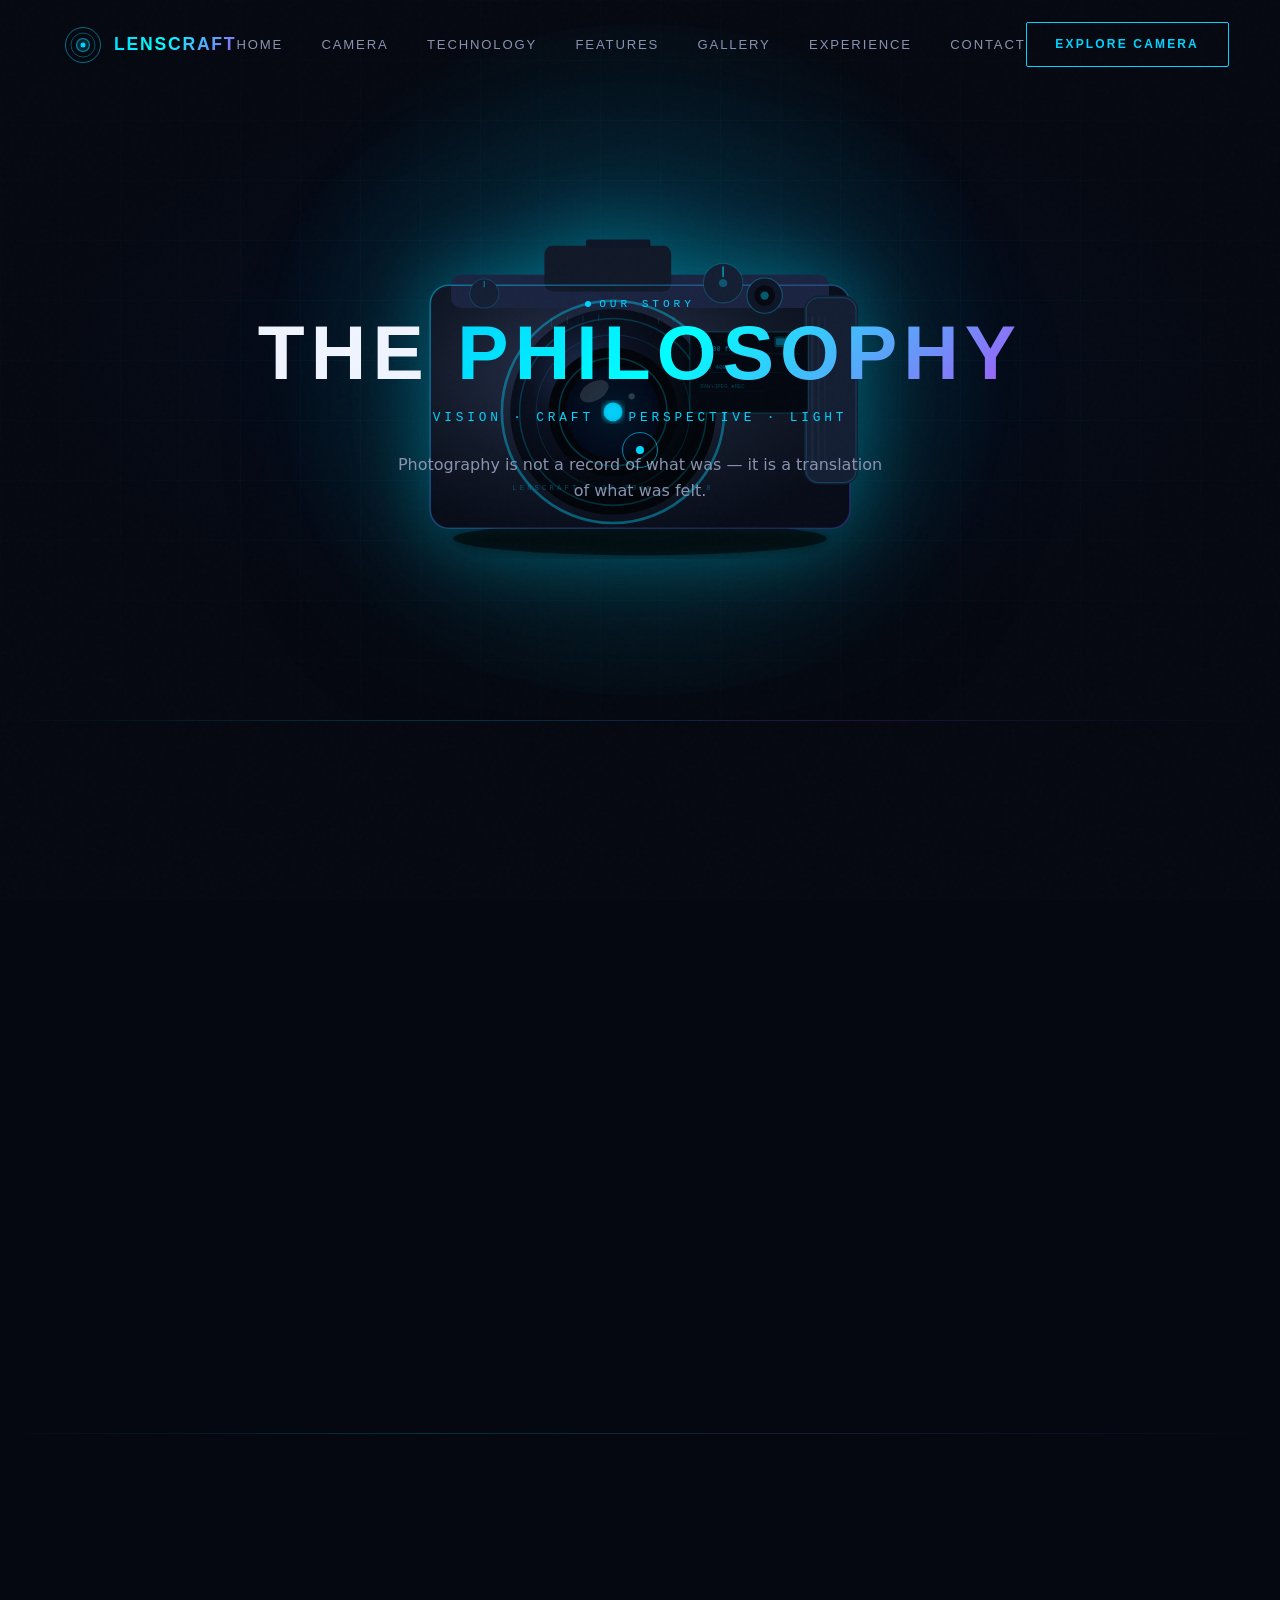
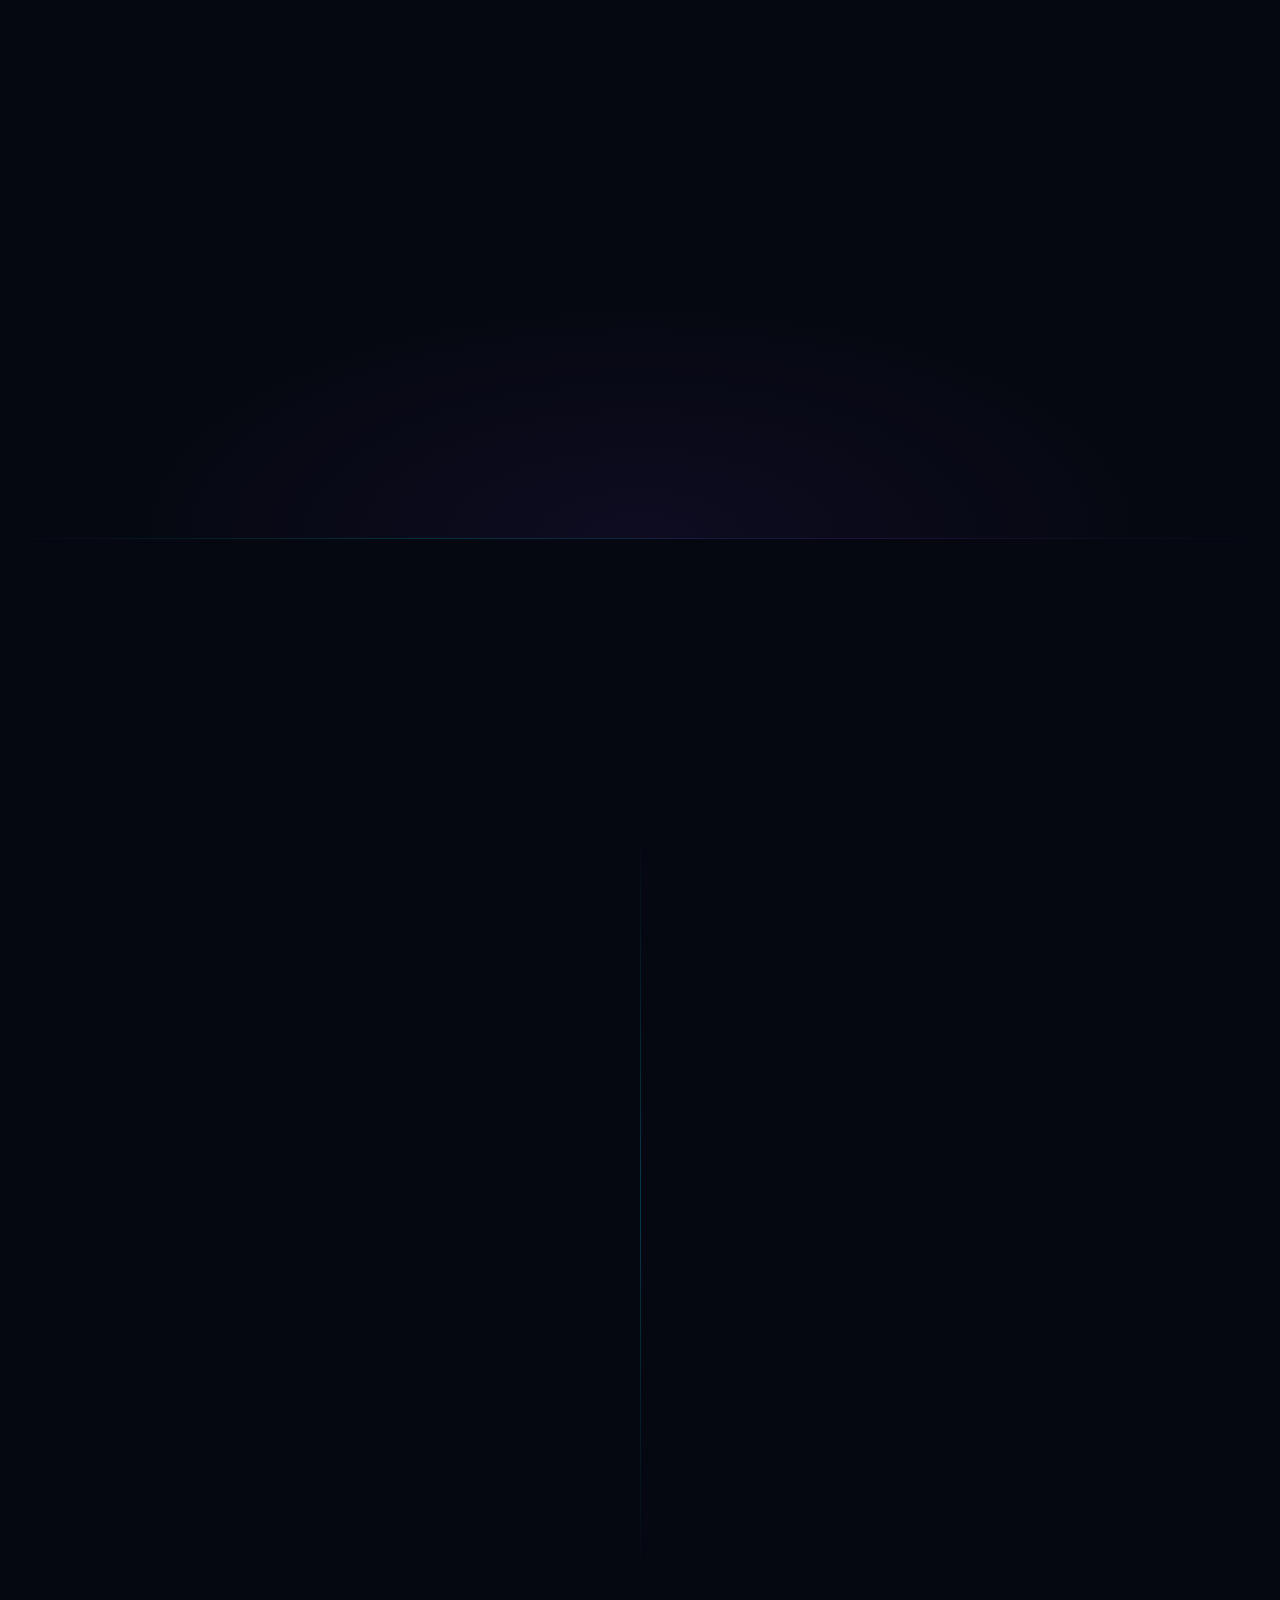
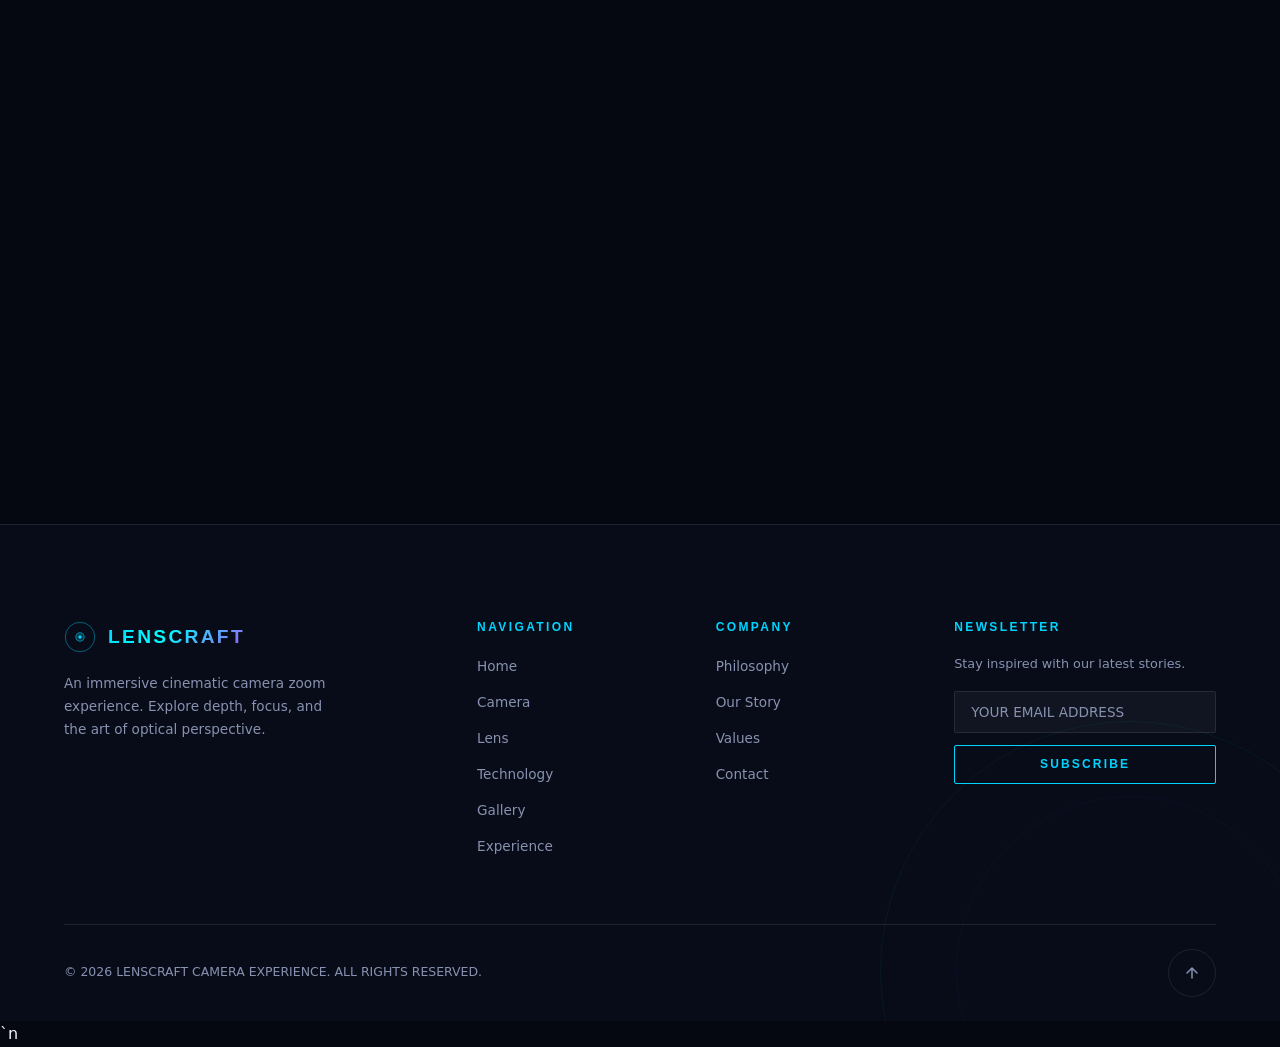
<file: about.html>
<!DOCTYPE html>
<html lang="en">
<head>
  <meta charset="UTF-8"/>
  <meta name="viewport" content="width=device-width, initial-scale=1.0"/>
  <meta name="description" content="About Lenscraft — Photography philosophy and creative story"/>
  <title>ABOUT — LENSCRAFT</title>
  <link rel="stylesheet" href="css/style.css"/>
  <link rel="stylesheet" href="css/animations.css"/>
  <link rel="stylesheet" href="css/responsive.css"/>
</head>
<body>

<div id="loading-screen" aria-hidden="true">
  <div class="loading-lens"><div class="loading-ring loading-ring--1"></div><div class="loading-ring loading-ring--2"></div><div class="loading-ring loading-ring--3"></div><div class="loading-dot"></div></div>
  <div class="loading-bar-wrap"><div class="loading-bar"></div></div>
  <p class="loading-text">FOCUSING</p>
</div>

<div id="cursor-dot" aria-hidden="true"></div>
<div id="cursor-ring" aria-hidden="true"></div>
<div id="cursor-label" aria-hidden="true"></div>
<canvas id="particle-canvas" aria-hidden="true"></canvas>

<header id="site-header" role="banner">
  <a href="index.html" class="header-logo" aria-label="Lenscraft Home">
    <div class="logo-icon" aria-hidden="true"><svg viewBox="0 0 38 38" fill="none"><circle cx="19" cy="19" r="17.5" stroke="rgba(0,212,255,0.5)" stroke-width="1"/><circle cx="19" cy="19" r="12" stroke="rgba(0,212,255,0.35)" stroke-width="1"/><circle cx="19" cy="19" r="6.5" fill="rgba(0,212,255,0.15)" stroke="rgba(0,212,255,0.6)" stroke-width="1.2"/><circle cx="19" cy="19" r="2.5" fill="#00d4ff"/></svg></div>
    <span class="text-gradient">LENSCRAFT</span>
  </a>
  <nav class="header-nav" aria-label="Primary navigation">
    <a href="index.html">Home</a><a href="camera.html">Camera</a><a href="technology.html">Technology</a>
    <a href="lens.html">Features</a><a href="gallery.html">Gallery</a>
    <a href="experience.html">Experience</a><a href="contact.html">Contact</a>
  </nav>
  <a href="experience.html" class="btn-cta magnetic"><span class="magnetic-inner">EXPLORE CAMERA</span></a>
  <button class="hamburger" aria-label="Open navigation menu" aria-expanded="false" aria-controls="mobile-nav"><span></span><span></span><span></span></button>
</header>
<nav id="mobile-nav" aria-label="Mobile navigation" aria-hidden="true">
  <button class="mobile-close" aria-label="Close navigation">✕</button>
  <a href="index.html">Home</a><a href="camera.html">Camera</a><a href="technology.html">Technology</a>
  <a href="lens.html">Features</a><a href="gallery.html">Gallery</a><a href="experience.html">Experience</a>
  <a href="about.html">About</a><a href="contact.html">Contact</a>
</nav>

<!-- PAGE HERO — cinematic camera silhouette -->
<section class="page-hero" aria-labelledby="about-hero-title">
  <div class="page-hero-bg" style="background:radial-gradient(ellipse 70% 60% at 50% 50%,rgba(0,30,80,.3) 0%,transparent 70%),var(--clr-bg);"></div>
  <div class="page-hero-grid" aria-hidden="true"></div>

  <!-- Silhouette visual -->
  <div class="page-hero-visual anim-hero-cam" style="position:absolute;inset:0;display:flex;align-items:center;justify-content:center;pointer-events:none;opacity:.35;" aria-hidden="true">
    <div style="position:relative;width:min(600px,80vw);">
      <div id="camera-3d" style="width:100%;aspect-ratio:1;">
        <div class="camera-body-wrap">
          <div class="camera-glow" style="opacity:1.5;"></div>
          <div class="camera-svg-wrap"></div>
        </div>
      </div>
    </div>
  </div>

  <div class="page-hero-content">
    <div class="section-label anim-hero-1" style="justify-content:center;"><span class="neon-dot"></span>OUR STORY</div>
    <h1 id="about-hero-title" class="page-hero-title anim-hero-2">
      THE <span class="text-gradient">PHILOSOPHY</span>
    </h1>
    <p class="page-hero-sub anim-hero-3">VISION · CRAFT · PERSPECTIVE · LIGHT</p>
    <p class="page-hero-desc anim-hero-4">Photography is not a record of what was — it is a translation of what was felt.</p>
  </div>
</section>

<div class="section-divider"></div>

<!-- PHILOSOPHY SECTION -->
<section style="padding:8rem 0;" aria-labelledby="phil-heading">
  <div class="container">
    <div style="display:grid;grid-template-columns:1fr 1fr;gap:6rem;align-items:center;">
      <div class="reveal-left">
        <div class="section-label"><span class="neon-dot"></span>PHILOSOPHY</div>
        <h2 id="phil-heading" class="intro-heading mt-sm">THE <span class="text-gradient">ART</span><br/>OF SEEING</h2>
        <p class="intro-body mt-md">
          Before the camera. Before the lens. Before the light — there is intention.
          The photographer's eye selects from infinite possibility the one frame that
          contains the truth of a moment.
        </p>
        <p class="intro-body mt-sm">
          We built Lenscraft around a single belief: that the best camera is the one that
          disappears. The one whose operation becomes so intuitive, so transparent,
          that all that remains is the act of seeing.
        </p>
        <p class="intro-body mt-sm">
          Technology serves vision. Never the reverse.
        </p>
      </div>
      <div class="reveal-right" style="position:relative;">
        <!-- Large quote display -->
        <div class="glass-panel" style="padding:3rem;position:relative;overflow:hidden;">
          <div aria-hidden="true" style="font-family:var(--font-head);font-size:8rem;font-weight:900;color:rgba(0,212,255,.04);position:absolute;top:-1rem;left:1rem;line-height:1;">"</div>
          <blockquote style="font-family:var(--font-head);font-size:1.5rem;font-weight:600;line-height:1.4;color:var(--clr-white);font-style:italic;position:relative;z-index:1;">
            The camera is an instrument that teaches people how to see without a camera.
          </blockquote>
          <cite style="display:block;margin-top:1rem;font-family:var(--font-mono);font-size:.65rem;letter-spacing:.2em;color:var(--clr-blue);text-transform:uppercase;">— Dorothea Lange</cite>
        </div>
      </div>
    </div>
  </div>
</section>

<div class="section-divider"></div>

<!-- VALUES -->
<section style="padding:8rem 0;position:relative;overflow:hidden;" aria-labelledby="values-heading">
  <div aria-hidden="true" style="position:absolute;inset:0;background:radial-gradient(ellipse 60% 50% at 50% 100%,rgba(124,58,237,.08) 0%,transparent 70%);pointer-events:none;"></div>
  <div class="container">
    <div class="section-header reveal">
      <div class="section-label"><span class="neon-dot" style="background:var(--clr-violet-light);box-shadow:var(--glow-violet);"></span>CORE VALUES</div>
      <h2 id="values-heading" class="section-title mt-sm">WHAT <span class="text-gradient">DRIVES US</span></h2>
    </div>
    <div style="display:grid;grid-template-columns:repeat(3,1fr);gap:1.5rem;margin-top:4rem;">
      <article class="tech-card reveal reveal-delay-1" data-tilt="10">
        <div class="tech-card-glow"></div>
        <div class="tech-card-icon" aria-hidden="true"><svg viewBox="0 0 52 52" fill="none"><circle cx="26" cy="26" r="22" stroke="rgba(0,212,255,0.3)" stroke-width="1.5"/><path d="M16 26 L22 32 L36 18" stroke="#00d4ff" stroke-width="2.5" stroke-linecap="round" stroke-linejoin="round"/></svg></div>
        <h3 class="tech-card-title">Precision</h3>
        <p class="tech-card-body">Every optical element ground to within nanometres. Every autofocus algorithm refined over millions of real-world frames. Precision is not a feature — it is the foundation.</p>
        <span class="tech-card-number" aria-hidden="true">01</span>
      </article>
      <article class="tech-card reveal reveal-delay-2" data-tilt="10">
        <div class="tech-card-glow"></div>
        <div class="tech-card-icon" aria-hidden="true"><svg viewBox="0 0 52 52" fill="none"><path d="M26 8 L32 20 L46 22 L36 32 L38 46 L26 40 L14 46 L16 32 L6 22 L20 20 Z" stroke="rgba(0,212,255,0.5)" stroke-width="1.5" fill="rgba(0,212,255,0.06)" stroke-linejoin="round"/></svg></div>
        <h3 class="tech-card-title">Clarity</h3>
        <p class="tech-card-body">Not just optical clarity — the clarity of purpose. A camera that shows you exactly what you need to see, when you need to see it, without distraction or ambiguity.</p>
        <span class="tech-card-number" aria-hidden="true">02</span>
      </article>
      <article class="tech-card reveal reveal-delay-3" data-tilt="10">
        <div class="tech-card-glow"></div>
        <div class="tech-card-icon" aria-hidden="true"><svg viewBox="0 0 52 52" fill="none"><path d="M26 8 C36 8 44 16 44 26 C44 38 34 46 26 46 C18 46 8 38 8 26 C8 16 16 8 26 8 Z" stroke="rgba(0,212,255,0.4)" stroke-width="1.5" fill="rgba(0,212,255,0.06)"/><path d="M20 26 Q26 16 32 26" stroke="#00d4ff" stroke-width="2" fill="none" stroke-linecap="round"/></svg></div>
        <h3 class="tech-card-title">Creativity</h3>
        <p class="tech-card-body">Technology that expands creative possibility, not constrains it. Every specification exists to remove a barrier between your vision and its expression.</p>
        <span class="tech-card-number" aria-hidden="true">03</span>
      </article>
    </div>
  </div>
</section>

<div class="section-divider"></div>

<!-- TEAM / STORY TIMELINE -->
<section style="padding:8rem 0;" aria-labelledby="story-timeline-heading">
  <div class="container">
    <div class="section-header reveal">
      <div class="section-label"><span class="neon-dot"></span>THE JOURNEY</div>
      <h2 id="story-timeline-heading" class="section-title mt-sm">OUR <span class="text-gradient">STORY</span></h2>
    </div>

    <div style="display:flex;flex-direction:column;gap:0;margin-top:4rem;position:relative;">
      <!-- spine line -->
      <div aria-hidden="true" style="position:absolute;left:calc(50% - .5px);top:0;bottom:0;width:1px;background:linear-gradient(to bottom,transparent,rgba(0,212,255,.25),transparent);"></div>

      <!-- Timeline items -->
      <div style="display:grid;grid-template-columns:1fr 60px 1fr;gap:1rem;align-items:center;margin-bottom:3rem;" class="reveal">
        <div class="glass-panel" style="padding:1.8rem;text-align:right;">
          <div style="font-family:var(--font-mono);font-size:.6rem;letter-spacing:.2em;color:var(--clr-blue);margin-bottom:.5rem;">2018</div>
          <h3 style="font-family:var(--font-head);font-size:1rem;font-weight:700;margin-bottom:.5rem;">THE CONCEPT</h3>
          <p style="font-size:.82rem;color:var(--clr-grey);">The idea of a camera experience that could communicate the feeling of a zoom, not just demonstrate it technically.</p>
        </div>
        <div style="display:flex;align-items:center;justify-content:center;" aria-hidden="true">
          <div style="width:14px;height:14px;border-radius:50%;background:var(--clr-blue);box-shadow:var(--glow-blue);"></div>
        </div>
        <div></div>
      </div>

      <div style="display:grid;grid-template-columns:1fr 60px 1fr;gap:1rem;align-items:center;margin-bottom:3rem;" class="reveal">
        <div></div>
        <div style="display:flex;align-items:center;justify-content:center;" aria-hidden="true">
          <div style="width:14px;height:14px;border-radius:50%;background:var(--clr-violet-light);box-shadow:var(--glow-violet);"></div>
        </div>
        <div class="glass-panel" style="padding:1.8rem;">
          <div style="font-family:var(--font-mono);font-size:.6rem;letter-spacing:.2em;color:var(--clr-violet-light);margin-bottom:.5rem;">2020</div>
          <h3 style="font-family:var(--font-head);font-size:1rem;font-weight:700;margin-bottom:.5rem;">FIRST PROTOTYPE</h3>
          <p style="font-size:.82rem;color:var(--clr-grey);">The first interactive 3D camera experience demonstrated at a photography summit. Response was overwhelming.</p>
        </div>
      </div>

      <div style="display:grid;grid-template-columns:1fr 60px 1fr;gap:1rem;align-items:center;margin-bottom:3rem;" class="reveal">
        <div class="glass-panel" style="padding:1.8rem;text-align:right;">
          <div style="font-family:var(--font-mono);font-size:.6rem;letter-spacing:.2em;color:var(--clr-blue);margin-bottom:.5rem;">2022</div>
          <h3 style="font-family:var(--font-head);font-size:1rem;font-weight:700;margin-bottom:.5rem;">THE SYSTEM</h3>
          <p style="font-size:.82rem;color:var(--clr-grey);">Full lens ecosystem developed. Six prime lenses and three zoom lenses designed and manufactured from the ground up.</p>
        </div>
        <div style="display:flex;align-items:center;justify-content:center;" aria-hidden="true">
          <div style="width:14px;height:14px;border-radius:50%;background:var(--clr-blue);box-shadow:var(--glow-blue);"></div>
        </div>
        <div></div>
      </div>

      <div style="display:grid;grid-template-columns:1fr 60px 1fr;gap:1rem;align-items:center;" class="reveal">
        <div></div>
        <div style="display:flex;align-items:center;justify-content:center;" aria-hidden="true">
          <div style="width:18px;height:18px;border-radius:50%;background:linear-gradient(135deg,var(--clr-blue),var(--clr-violet-light));box-shadow:var(--glow-blue);animation:glow-pulse 2s ease-in-out infinite alternate;"></div>
        </div>
        <div class="glass-panel" style="padding:1.8rem;border-color:rgba(0,212,255,.3);">
          <div style="font-family:var(--font-mono);font-size:.6rem;letter-spacing:.2em;color:var(--clr-blue);margin-bottom:.5rem;">2026 — NOW</div>
          <h3 style="font-family:var(--font-head);font-size:1rem;font-weight:700;margin-bottom:.5rem;" class="text-gradient">LENSCRAFT LAUNCH</h3>
          <p style="font-size:.82rem;color:var(--clr-grey);">The complete cinematic camera zoom experience — available to every photographer and filmmaker who sees beyond the frame.</p>
        </div>
      </div>

    </div>
  </div>
</section>

<!-- CTA -->
<section style="padding:6rem 0;text-align:center;" aria-labelledby="about-cta-heading">
  <div class="container reveal">
    <div class="section-label" style="justify-content:center;margin-bottom:1rem;"><span class="neon-dot"></span>START YOUR JOURNEY</div>
    <h2 id="about-cta-heading" class="section-title">SEE BEYOND <span class="text-gradient">THE FRAME</span></h2>
    <p style="color:var(--clr-grey);max-width:460px;margin:1rem auto 2rem;font-size:.9rem;">Enter the full cinematic camera zoom experience and discover what it means to see with a camera.</p>
    <div style="display:flex;gap:1rem;justify-content:center;flex-wrap:wrap;">
      <a href="experience.html" class="btn-hero magnetic" style="display:inline-flex;"><span class="magnetic-inner">BEGIN EXPERIENCE <svg class="arrow" viewBox="0 0 18 18" fill="none"><path d="M3 9h12M10 4l5 5-5 5" stroke="currentColor" stroke-width="1.5" stroke-linecap="round" stroke-linejoin="round"/></svg></span></a>
      <a href="contact.html" class="btn-cta magnetic" style="display:inline-block;"><span class="magnetic-inner">CONTACT US</span></a>
    </div>
  </div>
</section>

<footer id="site-footer" role="contentinfo">
  <div class="footer-lens" aria-hidden="true"></div>
  <div class="footer-inner">
    <div class="footer-grid">
      <div class="footer-brand">
        <div class="footer-logo"><svg width="32" height="32" viewBox="0 0 38 38" fill="none" aria-hidden="true"><circle cx="19" cy="19" r="17.5" stroke="rgba(0,212,255,0.5)" stroke-width="1"/><circle cx="19" cy="19" r="5" fill="rgba(0,212,255,0.2)" stroke="rgba(0,212,255,0.6)" stroke-width="1.2"/><circle cx="19" cy="19" r="2" fill="#00d4ff"/></svg><span class="text-gradient">LENSCRAFT</span></div>
        <p class="footer-tagline">An immersive cinematic camera zoom experience. Explore depth, focus, and the art of optical perspective.</p>
      </div>
      <div class="footer-col"><h4>Navigation</h4><ul><li><a href="index.html">Home</a></li><li><a href="camera.html">Camera</a></li><li><a href="lens.html">Lens</a></li><li><a href="technology.html">Technology</a></li><li><a href="gallery.html">Gallery</a></li><li><a href="experience.html">Experience</a></li></ul></div>
      <div class="footer-col"><h4>Company</h4><ul><li><a href="about.html">Philosophy</a></li><li><a href="about.html">Our Story</a></li><li><a href="about.html">Values</a></li><li><a href="contact.html">Contact</a></li></ul></div>
      <div class="footer-newsletter footer-col"><h4>Newsletter</h4><p style="font-size:.8rem;color:var(--clr-grey);margin-bottom:1rem;">Stay inspired with our latest stories.</p><div class="footer-newsletter"><input type="email" placeholder="YOUR EMAIL ADDRESS" aria-label="Email"/><button class="btn-cta"><span>SUBSCRIBE</span></button></div></div>
    </div>
    <div class="footer-bottom">
      <p class="footer-copy">© 2026 LENSCRAFT CAMERA EXPERIENCE. ALL RIGHTS RESERVED.</p>
      <button class="btn-top" aria-label="Back to top"><svg width="18" height="18" viewBox="0 0 18 18" fill="none"><path d="M9 14V4M4 9l5-5 5 5" stroke="currentColor" stroke-width="1.5" stroke-linecap="round" stroke-linejoin="round"/></svg></button>
    </div>
  </div>
</footer>

<script src="js/particles.js"></script>
<script src="js/cursor.js"></script>
<script src="js/camera-3d.js"></script>
<script src="js/scroll.js"></script>
<script src="js/gallery.js"></script>
<script src="js/gallery-images.js"></script>`n<script src="js/main.js"></script>
</body>
</html>
</file>
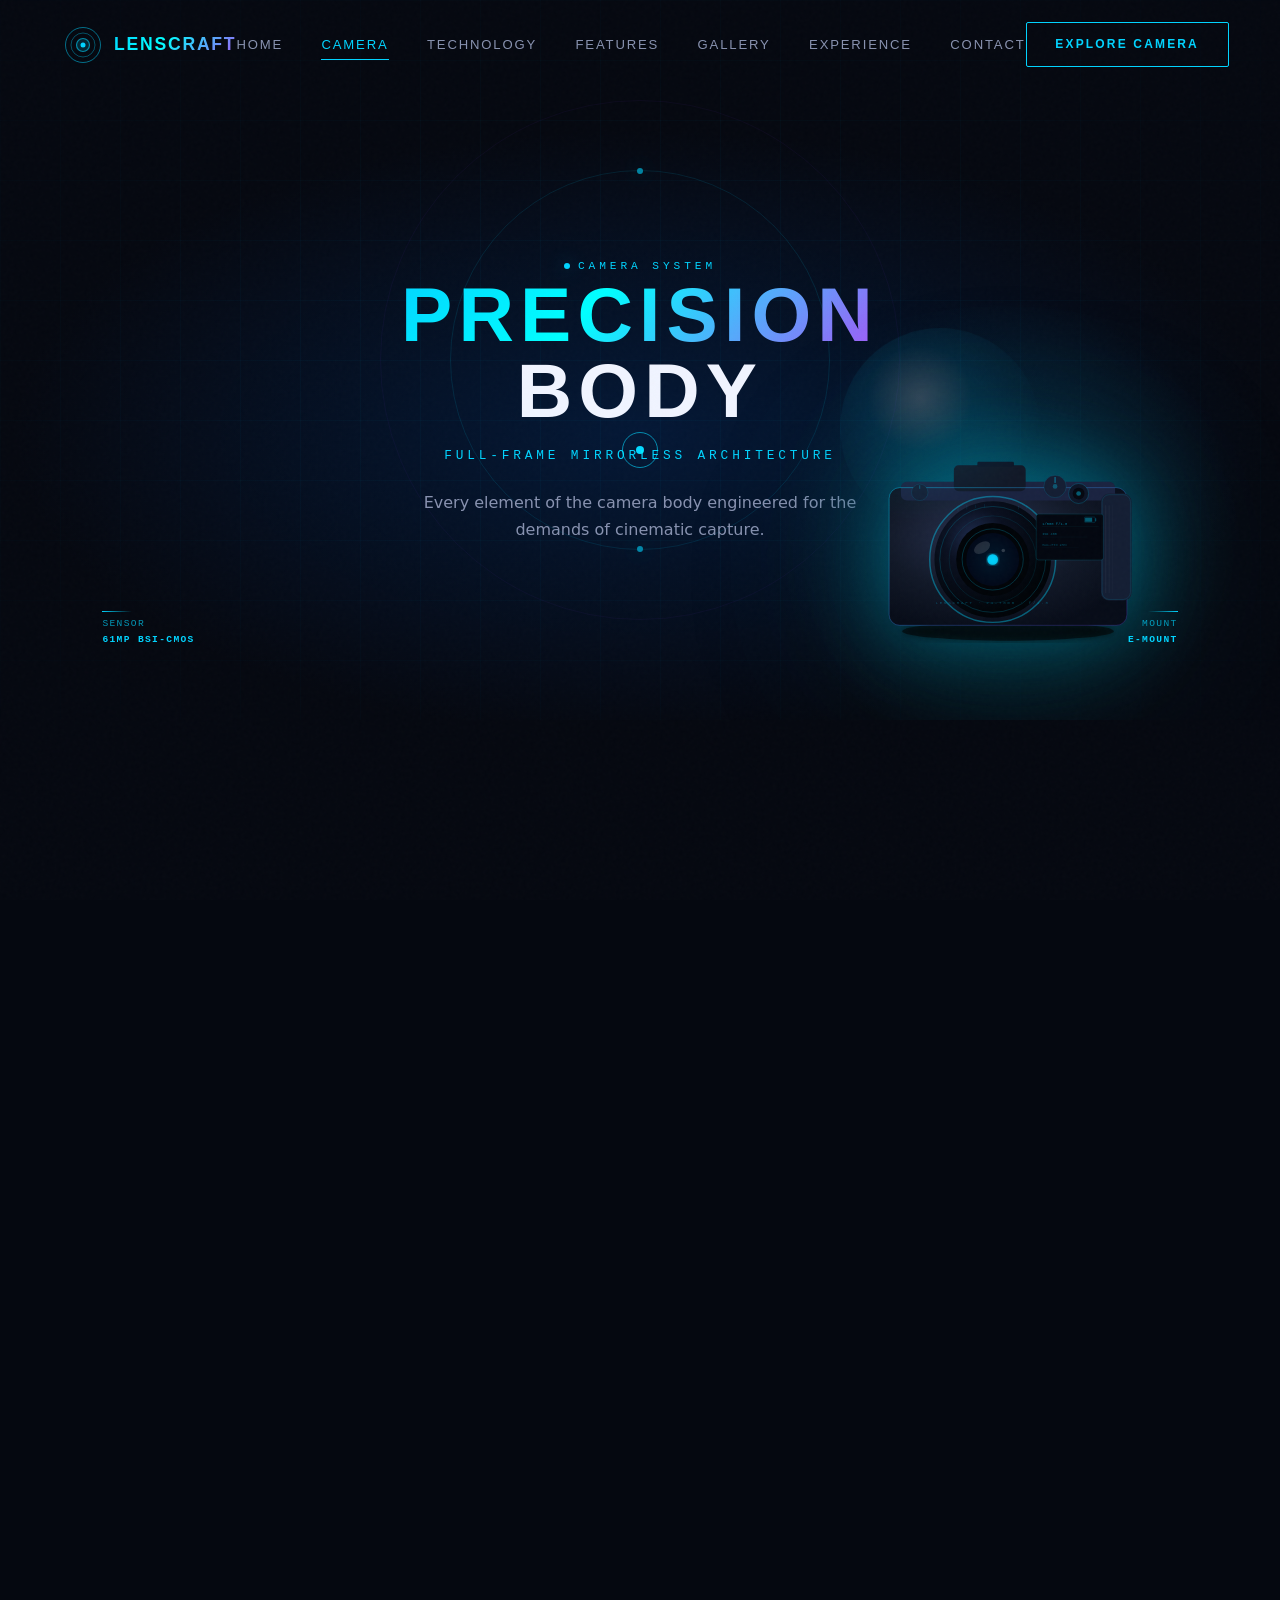
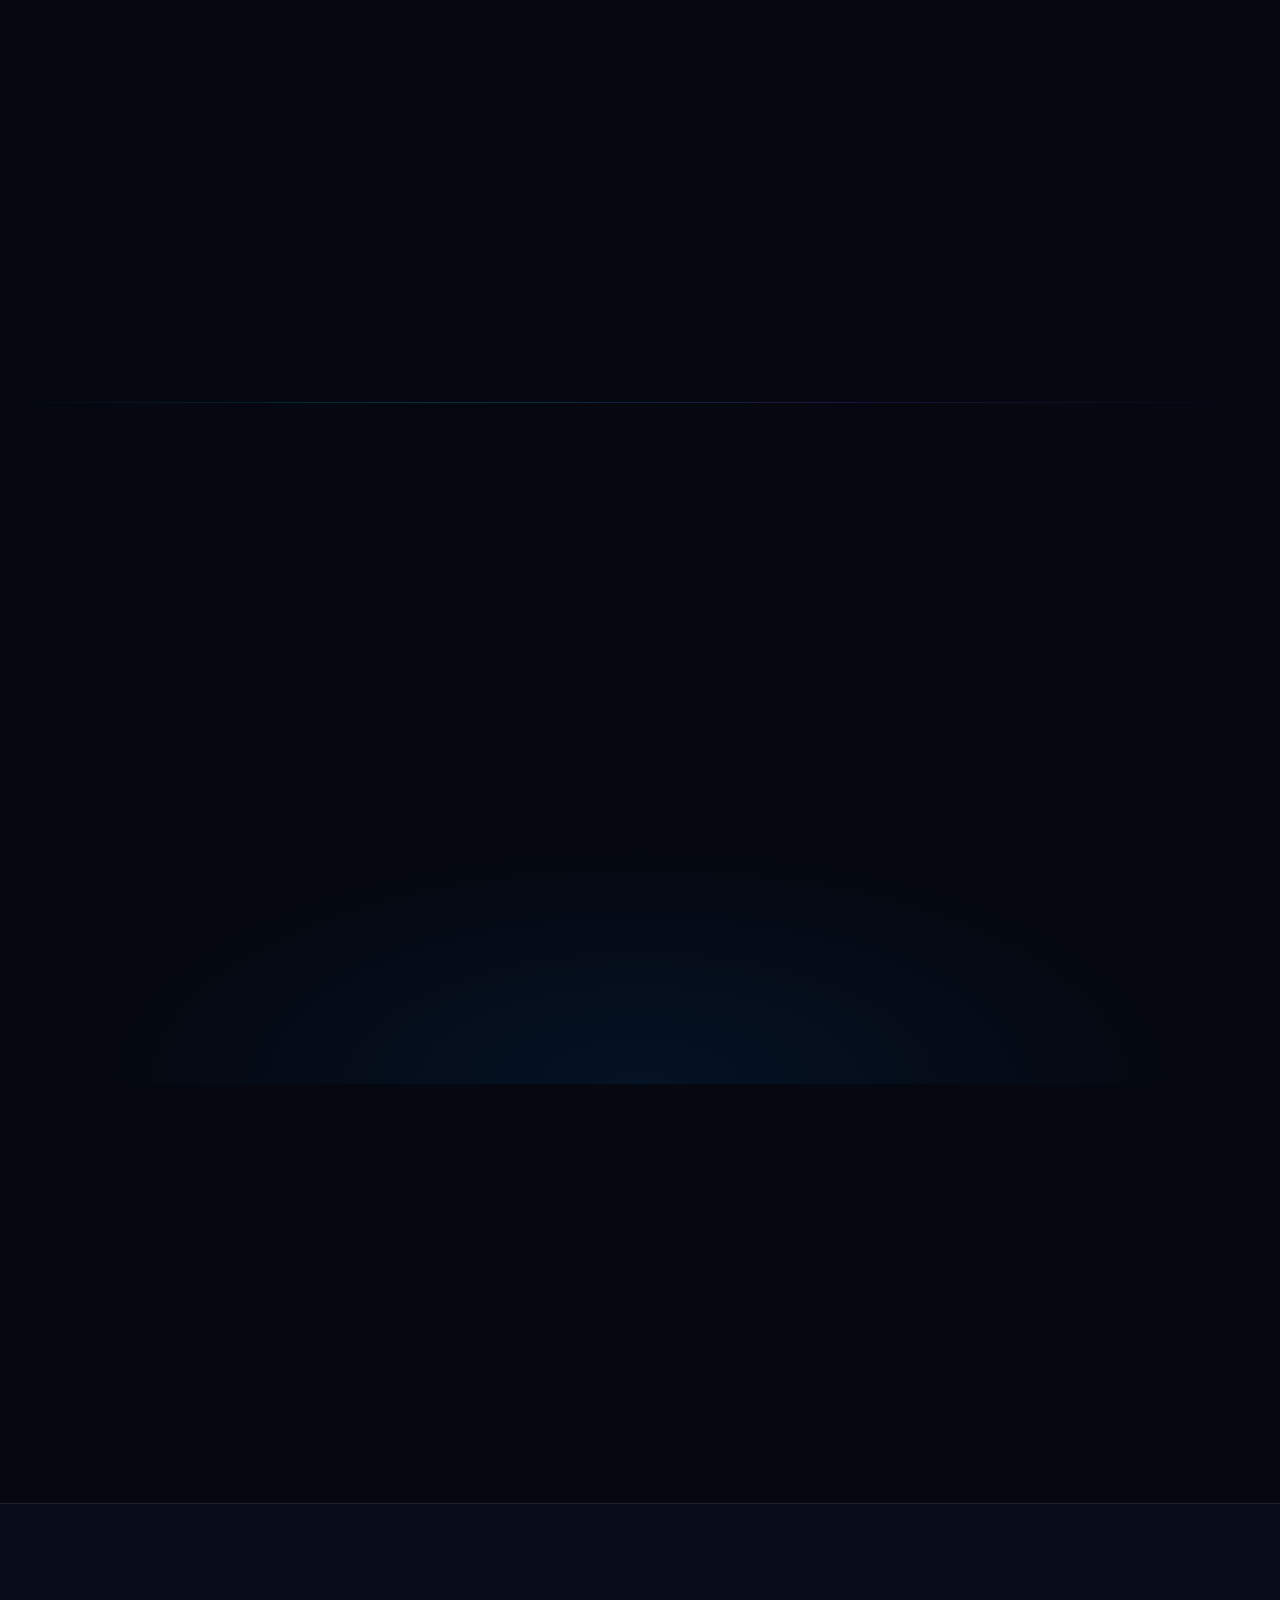
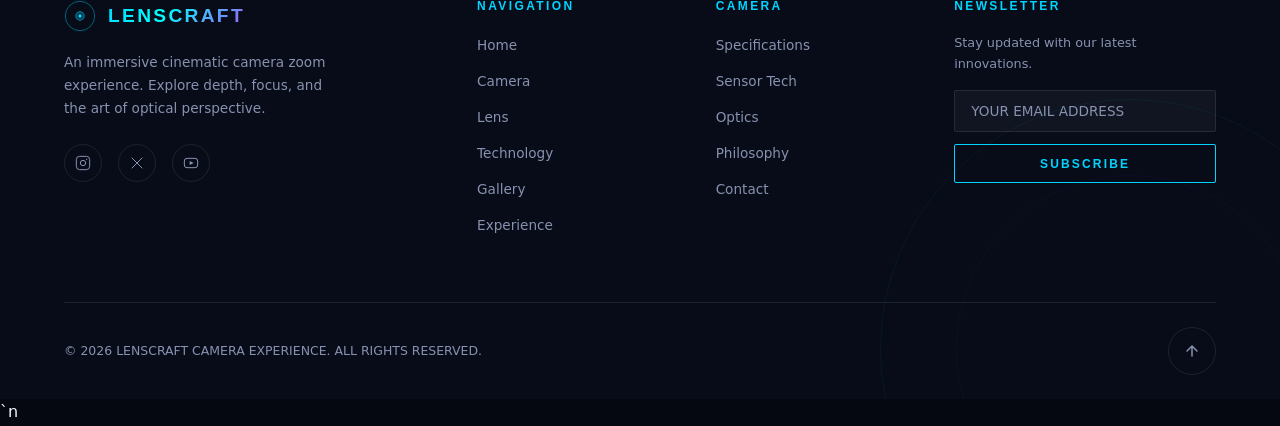
<file: camera.html>
<!DOCTYPE html>
<html lang="en">
<head>
  <meta charset="UTF-8"/>
  <meta name="viewport" content="width=device-width, initial-scale=1.0"/>
  <meta name="description" content="Camera Technology — Explore the engineering behind the lens"/>
  <title>CAMERA — LENSCRAFT</title>
  <link rel="stylesheet" href="css/style.css"/>
  <link rel="stylesheet" href="css/animations.css"/>
  <link rel="stylesheet" href="css/responsive.css"/>
</head>
<body>

<div id="loading-screen" aria-hidden="true">
  <div class="loading-lens">
    <div class="loading-ring loading-ring--1"></div>
    <div class="loading-ring loading-ring--2"></div>
    <div class="loading-ring loading-ring--3"></div>
    <div class="loading-dot"></div>
  </div>
  <div class="loading-bar-wrap"><div class="loading-bar"></div></div>
  <p class="loading-text">LOADING CAMERA SYSTEM</p>
</div>

<div id="cursor-dot"   aria-hidden="true"></div>
<div id="cursor-ring"  aria-hidden="true"></div>
<div id="cursor-label" aria-hidden="true"></div>
<canvas id="particle-canvas" aria-hidden="true"></canvas>

<!-- HEADER -->
<header id="site-header" role="banner">
  <a href="index.html" class="header-logo" aria-label="Lenscraft Home">
    <div class="logo-icon" aria-hidden="true">
      <svg viewBox="0 0 38 38" fill="none"><circle cx="19" cy="19" r="17.5" stroke="rgba(0,212,255,0.5)" stroke-width="1"/><circle cx="19" cy="19" r="12" stroke="rgba(0,212,255,0.35)" stroke-width="1"/><circle cx="19" cy="19" r="6.5" fill="rgba(0,212,255,0.15)" stroke="rgba(0,212,255,0.6)" stroke-width="1.2"/><circle cx="19" cy="19" r="2.5" fill="#00d4ff"/></svg>
    </div>
    <span class="text-gradient">LENSCRAFT</span>
  </a>
  <nav class="header-nav" aria-label="Primary navigation">
    <a href="index.html">Home</a>
    <a href="camera.html" class="active">Camera</a>
    <a href="technology.html">Technology</a>
    <a href="lens.html">Features</a>
    <a href="gallery.html">Gallery</a>
    <a href="experience.html">Experience</a>
    <a href="contact.html">Contact</a>
  </nav>
  <a href="experience.html" class="btn-cta magnetic"><span class="magnetic-inner">EXPLORE CAMERA</span></a>
  <button class="hamburger" aria-label="Open navigation menu" aria-expanded="false" aria-controls="mobile-nav"><span></span><span></span><span></span></button>
</header>
<nav id="mobile-nav" aria-label="Mobile navigation" aria-hidden="true">
  <button class="mobile-close" aria-label="Close navigation">✕</button>
  <a href="index.html">Home</a><a href="camera.html">Camera</a><a href="technology.html">Technology</a>
  <a href="lens.html">Features</a><a href="gallery.html">Gallery</a><a href="experience.html">Experience</a>
  <a href="about.html">About</a><a href="contact.html">Contact</a>
</nav>

<!-- PAGE HERO -->
<section class="page-hero" aria-labelledby="cam-hero-title">
  <div class="page-hero-bg"></div>
  <div class="page-hero-grid" aria-hidden="true"></div>
  <div class="hud-rings" aria-hidden="true" style="position:absolute;inset:0;display:flex;align-items:center;justify-content:center;">
    <div class="hud-ring hud-ring--1" style="width:380px;height:380px;opacity:.6;"></div>
    <div class="hud-ring hud-ring--2" style="width:520px;height:520px;opacity:.4;"></div>
  </div>

  <div class="page-hero-content">
    <div class="section-label anim-hero-1" style="justify-content:center;"><span class="neon-dot"></span>CAMERA SYSTEM</div>
    <h1 id="cam-hero-title" class="page-hero-title anim-hero-2">
      <span class="text-gradient">PRECISION</span><br/>BODY
    </h1>
    <p class="page-hero-sub anim-hero-3">FULL-FRAME MIRRORLESS ARCHITECTURE</p>
    <p class="page-hero-desc anim-hero-4">Every element of the camera body engineered for the demands of cinematic capture.</p>
  </div>

  <!-- 3D Camera visual reacting to cursor -->
  <div id="camera-3d" class="page-hero-visual" data-cursor="cam"
       style="position:absolute;width:min(340px,55vw);height:min(340px,55vw);right:8%;top:50%;transform:translateY(-50%);"
       aria-label="Interactive 3D camera">
    <div class="camera-body-wrap">
      <div class="camera-glow" aria-hidden="true"></div>
      <div class="lens-flare"  aria-hidden="true"></div>
      <div class="camera-svg-wrap" aria-hidden="true"></div>
    </div>
  </div>

  <div class="hud-readout hud-readout--bl" aria-hidden="true">
    <span>SENSOR</span><br/><strong style="color:#00d4ff;">61MP BSI-CMOS</strong>
  </div>
  <div class="hud-readout hud-readout--br" aria-hidden="true">
    <span>MOUNT</span><br/><strong style="color:#00d4ff;">E-MOUNT</strong>
  </div>
</section>

<!-- CAMERA SPECS -->
<section style="padding:8rem 0;" aria-labelledby="specs-heading">
  <div class="container">
    <div class="section-header reveal">
      <div class="section-label"><span class="neon-dot"></span>SPECIFICATIONS</div>
      <h2 id="specs-heading" class="section-title mt-sm">CAMERA <span class="text-gradient">SPECIFICATIONS</span></h2>
    </div>

    <div style="display:grid;grid-template-columns:1fr 1fr;gap:3rem;margin-top:4rem;" aria-label="Camera specification table">

      <div class="glass-panel reveal reveal-delay-1" style="padding:2.5rem;">
        <h3 style="font-family:var(--font-head);font-size:.75rem;font-weight:700;letter-spacing:.25em;text-transform:uppercase;color:var(--clr-blue);margin-bottom:1.5rem;">SENSOR &amp; IMAGE QUALITY</h3>
        <div style="display:flex;flex-direction:column;gap:.9rem;">
          <div style="display:flex;justify-content:space-between;align-items:baseline;border-bottom:1px solid var(--clr-glass-border);padding-bottom:.9rem;">
            <span style="font-size:.85rem;color:var(--clr-grey);">Sensor Type</span>
            <span style="font-family:var(--font-head);font-size:.9rem;font-weight:600;">61MP BSI-CMOS</span>
          </div>
          <div style="display:flex;justify-content:space-between;align-items:baseline;border-bottom:1px solid var(--clr-glass-border);padding-bottom:.9rem;">
            <span style="font-size:.85rem;color:var(--clr-grey);">Sensor Size</span>
            <span style="font-family:var(--font-head);font-size:.9rem;font-weight:600;">35.9 × 24.0mm</span>
          </div>
          <div style="display:flex;justify-content:space-between;align-items:baseline;border-bottom:1px solid var(--clr-glass-border);padding-bottom:.9rem;">
            <span style="font-size:.85rem;color:var(--clr-grey);">Native ISO Range</span>
            <span style="font-family:var(--font-head);font-size:.9rem;font-weight:600;">100–32,000</span>
          </div>
          <div style="display:flex;justify-content:space-between;align-items:baseline;border-bottom:1px solid var(--clr-glass-border);padding-bottom:.9rem;">
            <span style="font-size:.85rem;color:var(--clr-grey);">Expanded ISO</span>
            <span style="font-family:var(--font-head);font-size:.9rem;font-weight:600;">50–409,600</span>
          </div>
          <div style="display:flex;justify-content:space-between;align-items:baseline;border-bottom:1px solid var(--clr-glass-border);padding-bottom:.9rem;">
            <span style="font-size:.85rem;color:var(--clr-grey);">Dynamic Range</span>
            <span style="font-family:var(--font-head);font-size:.9rem;font-weight:600;">15+ Stops</span>
          </div>
          <div style="display:flex;justify-content:space-between;align-items:baseline;">
            <span style="font-size:.85rem;color:var(--clr-grey);">Colour Depth</span>
            <span style="font-family:var(--font-head);font-size:.9rem;font-weight:600;">14-bit RAW</span>
          </div>
        </div>
      </div>

      <div class="glass-panel reveal reveal-delay-2" style="padding:2.5rem;">
        <h3 style="font-family:var(--font-head);font-size:.75rem;font-weight:700;letter-spacing:.25em;text-transform:uppercase;color:var(--clr-blue);margin-bottom:1.5rem;">AUTOFOCUS &amp; DRIVE</h3>
        <div style="display:flex;flex-direction:column;gap:.9rem;">
          <div style="display:flex;justify-content:space-between;align-items:baseline;border-bottom:1px solid var(--clr-glass-border);padding-bottom:.9rem;">
            <span style="font-size:.85rem;color:var(--clr-grey);">AF System</span>
            <span style="font-family:var(--font-head);font-size:.9rem;font-weight:600;">Hybrid Phase+Contrast</span>
          </div>
          <div style="display:flex;justify-content:space-between;align-items:baseline;border-bottom:1px solid var(--clr-glass-border);padding-bottom:.9rem;">
            <span style="font-size:.85rem;color:var(--clr-grey);">AF Points</span>
            <span style="font-family:var(--font-head);font-size:.9rem;font-weight:600;">693 Phase-Detect</span>
          </div>
          <div style="display:flex;justify-content:space-between;align-items:baseline;border-bottom:1px solid var(--clr-glass-border);padding-bottom:.9rem;">
            <span style="font-size:.85rem;color:var(--clr-grey);">AF Coverage</span>
            <span style="font-family:var(--font-head);font-size:.9rem;font-weight:600;">94% of Frame</span>
          </div>
          <div style="display:flex;justify-content:space-between;align-items:baseline;border-bottom:1px solid var(--clr-glass-border);padding-bottom:.9rem;">
            <span style="font-size:.85rem;color:var(--clr-grey);">Lock-on Speed</span>
            <span style="font-family:var(--font-head);font-size:.9rem;font-weight:600;">0.03 Seconds</span>
          </div>
          <div style="display:flex;justify-content:space-between;align-items:baseline;border-bottom:1px solid var(--clr-glass-border);padding-bottom:.9rem;">
            <span style="font-size:.85rem;color:var(--clr-grey);">Burst Speed</span>
            <span style="font-family:var(--font-head);font-size:.9rem;font-weight:600;">30fps Electronic</span>
          </div>
          <div style="display:flex;justify-content:space-between;align-items:baseline;">
            <span style="font-size:.85rem;color:var(--clr-grey);">Tracking</span>
            <span style="font-family:var(--font-head);font-size:.9rem;font-weight:600;">Eye / Animal / Vehicle</span>
          </div>
        </div>
      </div>

      <div class="glass-panel reveal reveal-delay-1" style="padding:2.5rem;">
        <h3 style="font-family:var(--font-head);font-size:.75rem;font-weight:700;letter-spacing:.25em;text-transform:uppercase;color:var(--clr-blue);margin-bottom:1.5rem;">VIDEO &amp; CINEMA</h3>
        <div style="display:flex;flex-direction:column;gap:.9rem;">
          <div style="display:flex;justify-content:space-between;align-items:baseline;border-bottom:1px solid var(--clr-glass-border);padding-bottom:.9rem;">
            <span style="font-size:.85rem;color:var(--clr-grey);">Max Resolution</span>
            <span style="font-family:var(--font-head);font-size:.9rem;font-weight:600;">8K RAW</span>
          </div>
          <div style="display:flex;justify-content:space-between;align-items:baseline;border-bottom:1px solid var(--clr-glass-border);padding-bottom:.9rem;">
            <span style="font-size:.85rem;color:var(--clr-grey);">4K Frame Rate</span>
            <span style="font-family:var(--font-head);font-size:.9rem;font-weight:600;">120fps</span>
          </div>
          <div style="display:flex;justify-content:space-between;align-items:baseline;border-bottom:1px solid var(--clr-glass-border);padding-bottom:.9rem;">
            <span style="font-size:.85rem;color:var(--clr-grey);">Colour Profile</span>
            <span style="font-family:var(--font-head);font-size:.9rem;font-weight:600;">S-Log3 / S-Cinetone</span>
          </div>
          <div style="display:flex;justify-content:space-between;align-items:baseline;border-bottom:1px solid var(--clr-glass-border);padding-bottom:.9rem;">
            <span style="font-size:.85rem;color:var(--clr-grey);">Bit Depth</span>
            <span style="font-family:var(--font-head);font-size:.9rem;font-weight:600;">12-bit 4:2:2</span>
          </div>
          <div style="display:flex;justify-content:space-between;align-items:baseline;border-bottom:1px solid var(--clr-glass-border);padding-bottom:.9rem;">
            <span style="font-size:.85rem;color:var(--clr-grey);">Electronic IS</span>
            <span style="font-family:var(--font-head);font-size:.9rem;font-weight:600;">Active Mode</span>
          </div>
          <div style="display:flex;justify-content:space-between;align-items:baseline;">
            <span style="font-size:.85rem;color:var(--clr-grey);">Audio</span>
            <span style="font-family:var(--font-head);font-size:.9rem;font-weight:600;">4-Ch 32-bit Float</span>
          </div>
        </div>
      </div>

      <div class="glass-panel reveal reveal-delay-2" style="padding:2.5rem;">
        <h3 style="font-family:var(--font-head);font-size:.75rem;font-weight:700;letter-spacing:.25em;text-transform:uppercase;color:var(--clr-blue);margin-bottom:1.5rem;">BODY &amp; CONNECTIVITY</h3>
        <div style="display:flex;flex-direction:column;gap:.9rem;">
          <div style="display:flex;justify-content:space-between;align-items:baseline;border-bottom:1px solid var(--clr-glass-border);padding-bottom:.9rem;">
            <span style="font-size:.85rem;color:var(--clr-grey);">IBIS</span>
            <span style="font-family:var(--font-head);font-size:.9rem;font-weight:600;">7-Stop 5-Axis</span>
          </div>
          <div style="display:flex;justify-content:space-between;align-items:baseline;border-bottom:1px solid var(--clr-glass-border);padding-bottom:.9rem;">
            <span style="font-size:.85rem;color:var(--clr-grey);">Shutter Speed</span>
            <span style="font-family:var(--font-head);font-size:.9rem;font-weight:600;">1/32,000s Electronic</span>
          </div>
          <div style="display:flex;justify-content:space-between;align-items:baseline;border-bottom:1px solid var(--clr-glass-border);padding-bottom:.9rem;">
            <span style="font-size:.85rem;color:var(--clr-grey);">Card Slots</span>
            <span style="font-family:var(--font-head);font-size:.9rem;font-weight:600;">2× CFexpress B</span>
          </div>
          <div style="display:flex;justify-content:space-between;align-items:baseline;border-bottom:1px solid var(--clr-glass-border);padding-bottom:.9rem;">
            <span style="font-size:.85rem;color:var(--clr-grey);">Connectivity</span>
            <span style="font-family:var(--font-head);font-size:.9rem;font-weight:600;">USB4 / Wi-Fi 6 / BT5</span>
          </div>
          <div style="display:flex;justify-content:space-between;align-items:baseline;border-bottom:1px solid var(--clr-glass-border);padding-bottom:.9rem;">
            <span style="font-size:.85rem;color:var(--clr-grey);">Weather Sealing</span>
            <span style="font-family:var(--font-head);font-size:.9rem;font-weight:600;">IPX4 Rated</span>
          </div>
          <div style="display:flex;justify-content:space-between;align-items:baseline;">
            <span style="font-size:.85rem;color:var(--clr-grey);">Battery Life</span>
            <span style="font-family:var(--font-head);font-size:.9rem;font-weight:600;">800 Shots CIPA</span>
          </div>
        </div>
      </div>

    </div>
  </div>
</section>

<div class="section-divider"></div>

<!-- CAMERA FEATURES HIGHLIGHT -->
<section style="padding:8rem 0;position:relative;overflow:hidden;" aria-labelledby="cam-feat-heading">
  <div aria-hidden="true" style="position:absolute;inset:0;background:radial-gradient(ellipse 60% 50% at 50% 100%,rgba(0,60,120,.2) 0%,transparent 70%);pointer-events:none;"></div>
  <div class="container">
    <div class="section-header reveal" style="text-align:left;">
      <div class="section-label"><span class="neon-dot"></span>KEY CAPABILITIES</div>
      <h2 id="cam-feat-heading" class="section-title mt-sm">BUILT FOR <span class="text-gradient">CINEMATIC</span> WORK</h2>
    </div>

    <div style="display:grid;grid-template-columns:repeat(3,1fr);gap:1.5rem;margin-top:4rem;">
      <article class="tech-card reveal reveal-delay-1" data-tilt="12">
        <div class="tech-card-glow"></div>
        <div class="tech-card-icon" aria-hidden="true">
          <svg viewBox="0 0 52 52" fill="none"><circle cx="26" cy="26" r="20" stroke="rgba(0,212,255,0.3)" stroke-width="1.5" stroke-dasharray="6 3"/><circle cx="26" cy="26" r="12" stroke="#00d4ff" stroke-width="1.5"/><circle cx="26" cy="26" r="5" fill="rgba(0,212,255,0.4)"/></svg>
        </div>
        <h3 class="tech-card-title">Stacked Sensor</h3>
        <p class="tech-card-body">Layered sensor architecture separates the photodiode layer from the circuit layer, enabling ultra-fast read speeds and near-zero rolling shutter.</p>
        <span class="tech-card-number" aria-hidden="true">01</span>
      </article>
      <article class="tech-card reveal reveal-delay-2" data-tilt="12">
        <div class="tech-card-glow"></div>
        <div class="tech-card-icon" aria-hidden="true">
          <svg viewBox="0 0 52 52" fill="none"><rect x="8" y="16" width="36" height="24" rx="4" stroke="rgba(0,212,255,0.4)" stroke-width="1.5"/><path d="M18 24 L26 32 L34 24" stroke="#00d4ff" stroke-width="2" stroke-linecap="round" stroke-linejoin="round"/></svg>
        </div>
        <h3 class="tech-card-title">AI Processing</h3>
        <p class="tech-card-body">Dedicated AI chip performs real-time scene recognition, subject tracking, and computational photography at 38 trillion operations per second.</p>
        <span class="tech-card-number" aria-hidden="true">02</span>
      </article>
      <article class="tech-card reveal reveal-delay-3" data-tilt="12">
        <div class="tech-card-glow"></div>
        <div class="tech-card-icon" aria-hidden="true">
          <svg viewBox="0 0 52 52" fill="none"><path d="M26 6 L46 38 L6 38 Z" stroke="rgba(0,212,255,0.4)" stroke-width="1.5" fill="rgba(0,212,255,0.05)"/><line x1="26" y1="20" x2="26" y2="30" stroke="#00d4ff" stroke-width="2" stroke-linecap="round"/><circle cx="26" cy="34" r="2" fill="#00d4ff"/></svg>
        </div>
        <h3 class="tech-card-title">Thermal Management</h3>
        <p class="tech-card-body">Active cooling system maintains optimal operating temperature during extended 8K recording sessions without performance throttling.</p>
        <span class="tech-card-number" aria-hidden="true">03</span>
      </article>
    </div>
  </div>
</section>

<!-- CTA BAND -->
<section style="padding:6rem 0;text-align:center;" aria-labelledby="cam-cta-heading">
  <div class="container">
    <div class="reveal">
      <div class="section-label" style="justify-content:center;margin-bottom:1rem;"><span class="neon-dot"></span>EXPERIENCE IT</div>
      <h2 id="cam-cta-heading" class="section-title">READY TO <span class="text-gradient">ENTER THE LENS?</span></h2>
      <p style="color:var(--clr-grey);max-width:480px;margin:1rem auto 2rem;font-size:.9rem;">
        Explore the complete immersive camera experience — scroll, zoom, and enter the lens.
      </p>
      <a href="experience.html" class="btn-hero magnetic" style="display:inline-flex;">
        <span class="magnetic-inner">BEGIN EXPERIENCE <svg class="arrow" viewBox="0 0 18 18" fill="none"><path d="M3 9h12M10 4l5 5-5 5" stroke="currentColor" stroke-width="1.5" stroke-linecap="round" stroke-linejoin="round"/></svg></span>
      </a>
    </div>
  </div>
</section>

<!-- FOOTER -->
<footer id="site-footer" role="contentinfo">
  <div class="footer-lens" aria-hidden="true"></div>
  <div class="footer-inner">
    <div class="footer-grid">
      <div class="footer-brand">
        <div class="footer-logo"><svg width="32" height="32" viewBox="0 0 38 38" fill="none" aria-hidden="true"><circle cx="19" cy="19" r="17.5" stroke="rgba(0,212,255,0.5)" stroke-width="1"/><circle cx="19" cy="19" r="5" fill="rgba(0,212,255,0.2)" stroke="rgba(0,212,255,0.6)" stroke-width="1.2"/><circle cx="19" cy="19" r="2" fill="#00d4ff"/></svg><span class="text-gradient">LENSCRAFT</span></div>
        <p class="footer-tagline">An immersive cinematic camera zoom experience. Explore depth, focus, and the art of optical perspective.</p>
        <div class="footer-socials" aria-label="Social links">
          <a href="#" class="footer-social-link" aria-label="Instagram"><svg width="16" height="16" viewBox="0 0 24 24" fill="none" stroke="currentColor" stroke-width="1.5"><rect x="2" y="2" width="20" height="20" rx="5"/><circle cx="12" cy="12" r="4"/><circle cx="17.5" cy="6.5" r="1" fill="currentColor" stroke="none"/></svg></a>
          <a href="#" class="footer-social-link" aria-label="Twitter"><svg width="16" height="16" viewBox="0 0 24 24" fill="none" stroke="currentColor" stroke-width="1.5"><path d="M4 4L20 20M4 20L20 4"/></svg></a>
          <a href="#" class="footer-social-link" aria-label="YouTube"><svg width="16" height="16" viewBox="0 0 24 24" fill="none" stroke="currentColor" stroke-width="1.5"><rect x="2" y="5" width="20" height="14" rx="4"/><polygon points="10,9 16,12 10,15" fill="currentColor" stroke="none"/></svg></a>
        </div>
      </div>
      <div class="footer-col"><h4>Navigation</h4><ul><li><a href="index.html">Home</a></li><li><a href="camera.html">Camera</a></li><li><a href="lens.html">Lens</a></li><li><a href="technology.html">Technology</a></li><li><a href="gallery.html">Gallery</a></li><li><a href="experience.html">Experience</a></li></ul></div>
      <div class="footer-col"><h4>Camera</h4><ul><li><a href="camera.html">Specifications</a></li><li><a href="technology.html">Sensor Tech</a></li><li><a href="lens.html">Optics</a></li><li><a href="about.html">Philosophy</a></li><li><a href="contact.html">Contact</a></li></ul></div>
      <div class="footer-newsletter footer-col"><h4>Newsletter</h4><p style="font-size:.8rem;color:var(--clr-grey);margin-bottom:1rem;">Stay updated with our latest innovations.</p><div class="footer-newsletter"><input type="email" placeholder="YOUR EMAIL ADDRESS" aria-label="Email"/><button class="btn-cta"><span>SUBSCRIBE</span></button></div></div>
    </div>
    <div class="footer-bottom">
      <p class="footer-copy">© 2026 LENSCRAFT CAMERA EXPERIENCE. ALL RIGHTS RESERVED.</p>
      <button class="btn-top" aria-label="Back to top"><svg width="18" height="18" viewBox="0 0 18 18" fill="none"><path d="M9 14V4M4 9l5-5 5 5" stroke="currentColor" stroke-width="1.5" stroke-linecap="round" stroke-linejoin="round"/></svg></button>
    </div>
  </div>
</footer>

<script src="js/particles.js"></script>
<script src="js/cursor.js"></script>
<script src="js/camera-3d.js"></script>
<script src="js/scroll.js"></script>
<script src="js/gallery.js"></script>
<script src="js/gallery-images.js"></script>`n<script src="js/main.js"></script>
</body>
</html>
</file>
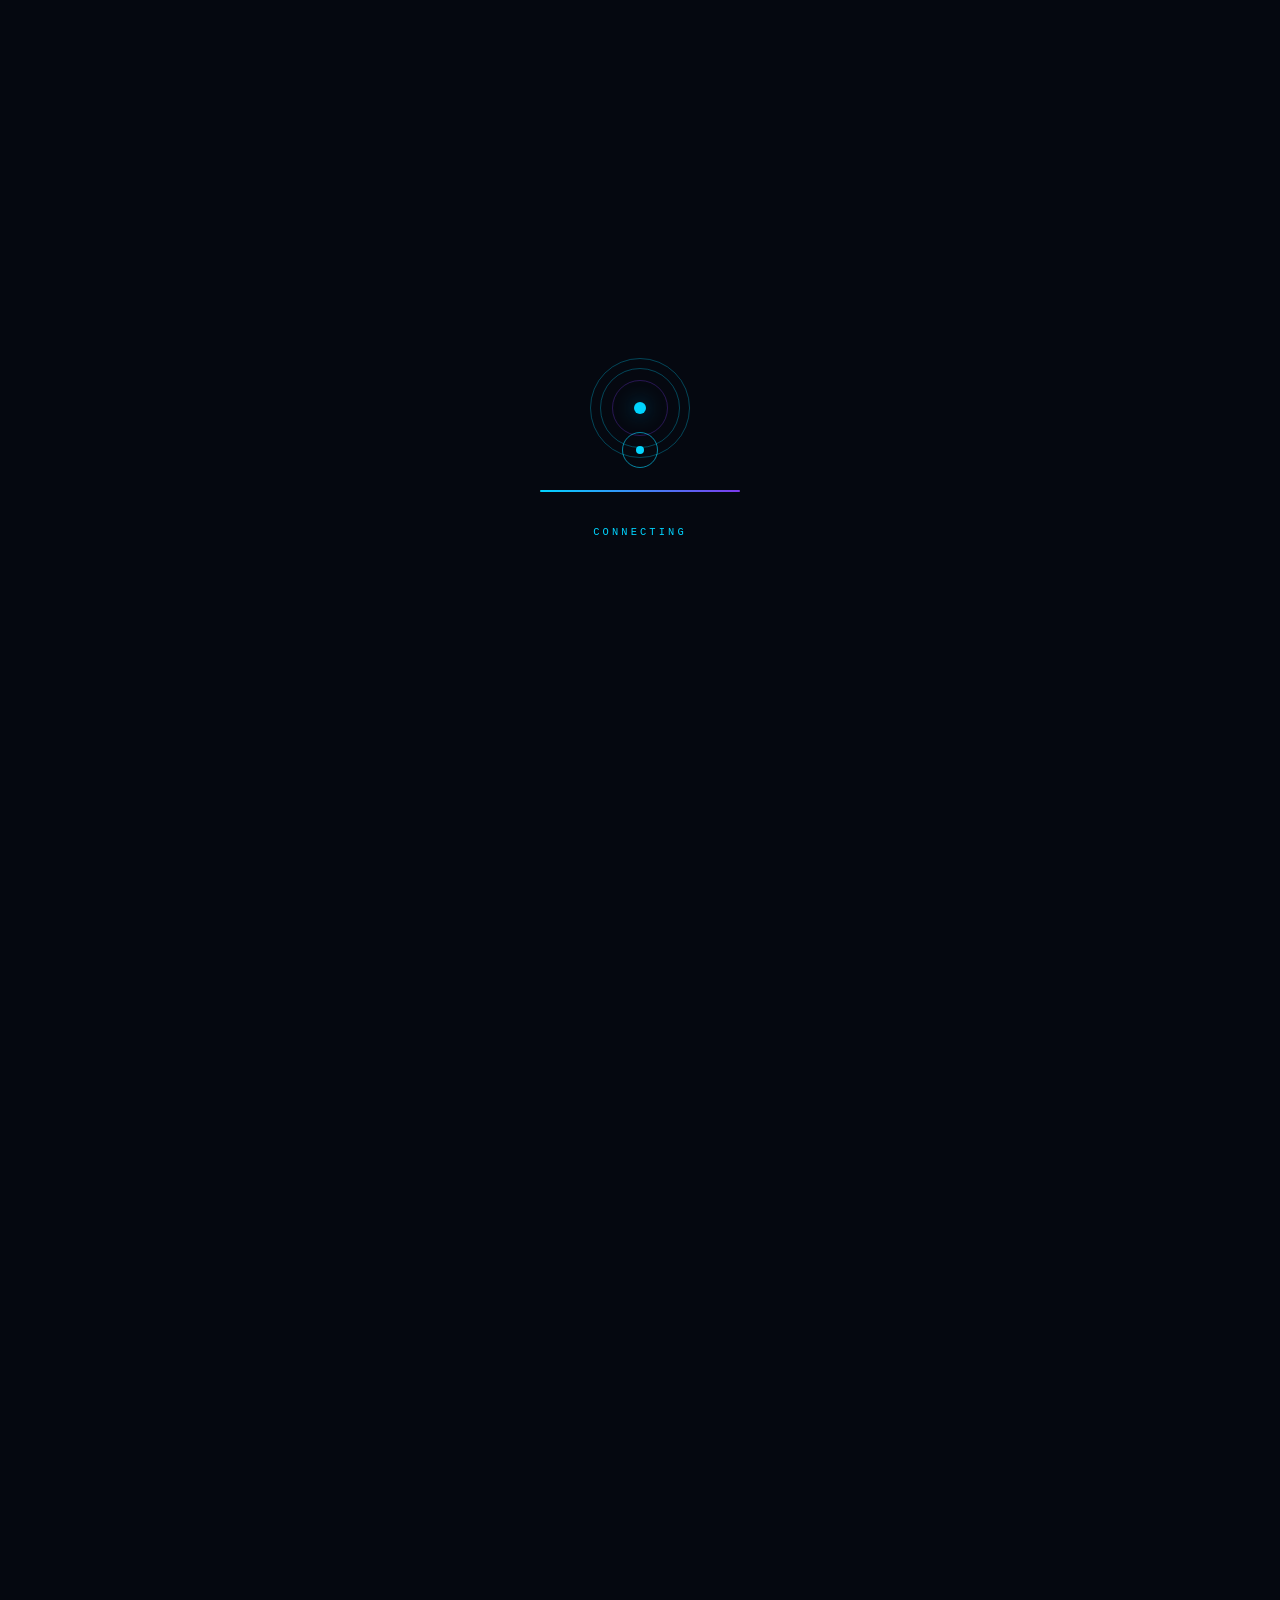
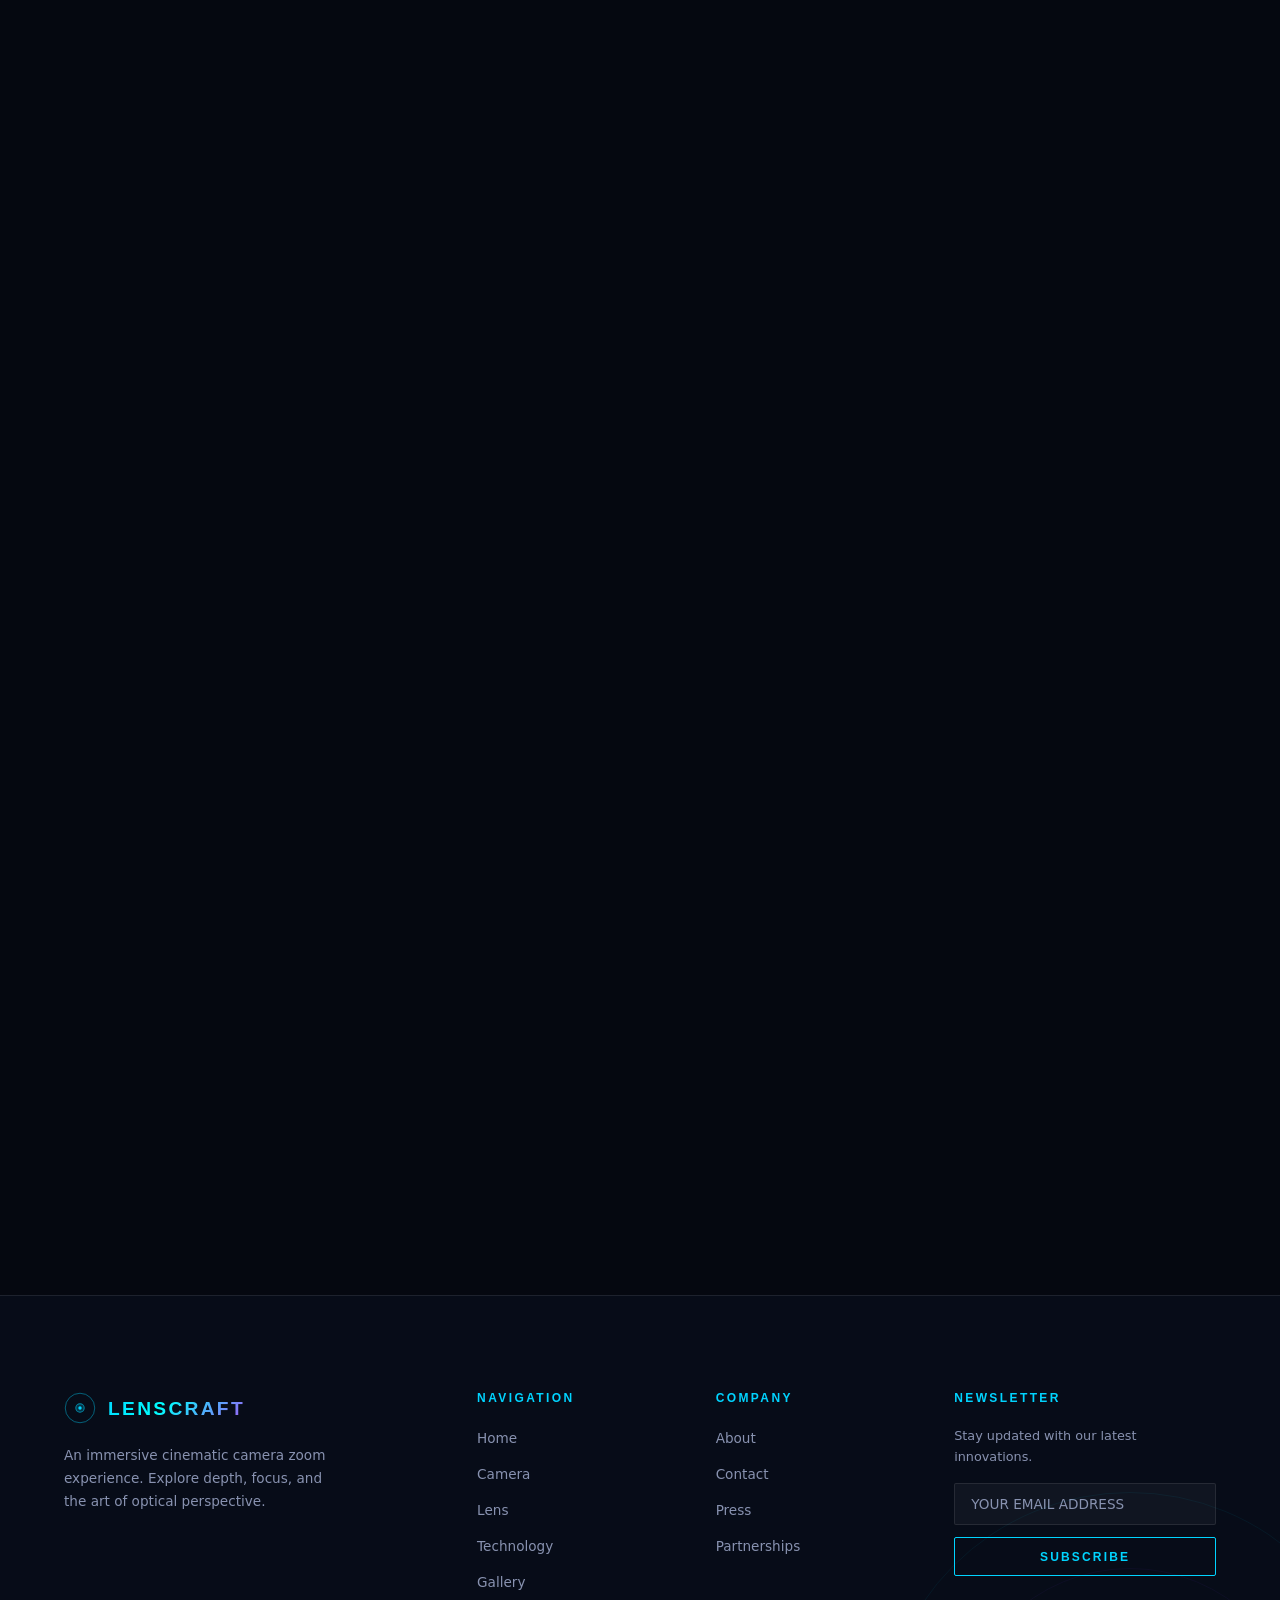
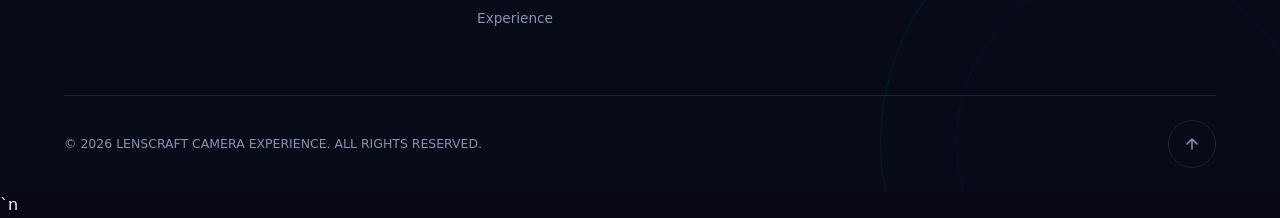
<file: contact.html>
<!DOCTYPE html>
<html lang="en">
<head>
  <meta charset="UTF-8"/>
  <meta name="viewport" content="width=device-width, initial-scale=1.0"/>
  <meta name="description" content="Contact Lenscraft — Get in touch with our team"/>
  <title>CONTACT — LENSCRAFT</title>
  <link rel="stylesheet" href="css/style.css"/>
  <link rel="stylesheet" href="css/animations.css"/>
  <link rel="stylesheet" href="css/responsive.css"/>
  <style>
    /* contact-page extras */
    .contact-section { padding: 8rem 0; position:relative; overflow:hidden; }
    .contact-input-row { display:grid; grid-template-columns:1fr 1fr; gap:1.5rem; }

    /* Futuristic input focus glow */
    .contact-form-group input:focus,
    .contact-form-group textarea:focus,
    .contact-form-group select:focus {
      border-color: rgba(0,212,255,.5);
      box-shadow: 0 0 0 3px rgba(0,212,255,.08), 0 0 20px rgba(0,212,255,.08);
      outline: none;
    }

    /* Map / location placeholder */
    .contact-map {
      width:100%; height:300px; border-radius:4px; overflow:hidden;
      border:1px solid var(--clr-glass-border);
      background: radial-gradient(ellipse 60% 60% at 50% 50%, rgba(0,30,80,.5) 0%, rgba(5,8,16,1) 100%);
      position:relative; display:flex; align-items:center; justify-content:center;
    }
    .contact-map-pin {
      width:12px; height:12px; border-radius:50%;
      background:var(--clr-blue); box-shadow:var(--glow-blue);
      animation:glow-pulse 2s ease-in-out infinite alternate;
      position:relative;
    }
    .contact-map-pin::before {
      content:''; position:absolute; inset:-10px; border-radius:50%;
      border:1px solid rgba(0,212,255,.3); animation:radar-ping 2s ease-out infinite;
    }
    .contact-map-pin::after {
      content:''; position:absolute; inset:-20px; border-radius:50%;
      border:1px solid rgba(0,212,255,.15); animation:radar-ping 2s ease-out infinite .5s;
    }
    .contact-map-grid {
      position:absolute; inset:0;
      background-image: linear-gradient(rgba(0,212,255,.04) 1px, transparent 1px),
                        linear-gradient(90deg, rgba(0,212,255,.04) 1px, transparent 1px);
      background-size: 40px 40px;
    }

    /* Form char counter */
    .char-counter {
      font-family:var(--font-mono); font-size:.58rem; letter-spacing:.1em;
      color:var(--clr-grey); text-align:right; margin-top:.3rem;
    }

    @media (max-width:768px) {
      .contact-input-row { grid-template-columns:1fr; }
    }
  </style>
</head>
<body>

<div id="loading-screen" aria-hidden="true">
  <div class="loading-lens"><div class="loading-ring loading-ring--1"></div><div class="loading-ring loading-ring--2"></div><div class="loading-ring loading-ring--3"></div><div class="loading-dot"></div></div>
  <div class="loading-bar-wrap"><div class="loading-bar"></div></div>
  <p class="loading-text">CONNECTING</p>
</div>

<div id="cursor-dot" aria-hidden="true"></div>
<div id="cursor-ring" aria-hidden="true"></div>
<div id="cursor-label" aria-hidden="true"></div>
<canvas id="particle-canvas" aria-hidden="true"></canvas>

<header id="site-header" role="banner">
  <a href="index.html" class="header-logo" aria-label="Lenscraft Home">
    <div class="logo-icon" aria-hidden="true"><svg viewBox="0 0 38 38" fill="none"><circle cx="19" cy="19" r="17.5" stroke="rgba(0,212,255,0.5)" stroke-width="1"/><circle cx="19" cy="19" r="12" stroke="rgba(0,212,255,0.35)" stroke-width="1"/><circle cx="19" cy="19" r="6.5" fill="rgba(0,212,255,0.15)" stroke="rgba(0,212,255,0.6)" stroke-width="1.2"/><circle cx="19" cy="19" r="2.5" fill="#00d4ff"/></svg></div>
    <span class="text-gradient">LENSCRAFT</span>
  </a>
  <nav class="header-nav" aria-label="Primary navigation">
    <a href="index.html">Home</a><a href="camera.html">Camera</a><a href="technology.html">Technology</a>
    <a href="lens.html">Features</a><a href="gallery.html">Gallery</a>
    <a href="experience.html">Experience</a><a href="contact.html" class="active">Contact</a>
  </nav>
  <a href="experience.html" class="btn-cta magnetic"><span class="magnetic-inner">EXPLORE CAMERA</span></a>
  <button class="hamburger" aria-label="Open navigation menu" aria-expanded="false" aria-controls="mobile-nav"><span></span><span></span><span></span></button>
</header>
<nav id="mobile-nav" aria-label="Mobile navigation" aria-hidden="true">
  <button class="mobile-close" aria-label="Close navigation">✕</button>
  <a href="index.html">Home</a><a href="camera.html">Camera</a><a href="technology.html">Technology</a>
  <a href="lens.html">Features</a><a href="gallery.html">Gallery</a><a href="experience.html">Experience</a>
  <a href="about.html">About</a><a href="contact.html">Contact</a>
</nav>

<!-- PAGE HERO — floating glowing lens -->
<section class="page-hero" aria-labelledby="contact-hero-title">
  <div class="page-hero-bg" style="background:radial-gradient(ellipse 60% 50% at 50% 60%,rgba(0,50,130,.28) 0%,transparent 70%),var(--clr-bg);"></div>
  <div class="page-hero-grid" aria-hidden="true"></div>

  <!-- Floating glowing lens -->
  <div class="page-hero-visual" aria-hidden="true" style="position:absolute;inset:0;display:flex;align-items:center;justify-content:center;pointer-events:none;">
    <div class="anim-hero-cam" style="position:relative;width:min(340px,55vw);height:min(340px,55vw);opacity:.7;">
      <div class="lens-visual" style="width:100%;height:100%;position:relative;">
        <div class="lens-outer" style="position:absolute;inset:0;width:100%;height:100%;"></div>
        <div class="lens-glass" style="position:absolute;inset:6%;width:auto;height:auto;"></div>
        <div class="lens-aperture" style="position:absolute;inset:20%;width:auto;height:auto;">
          <div class="lens-focus-ring" style="position:absolute;inset:0;width:100%;height:100%;"></div>
          <div class="lens-inner" style="position:absolute;inset:15%;width:auto;height:auto;"></div>
          <div class="lens-center-dot" style="position:absolute;inset:42%;width:16%;height:16%;"></div>
        </div>
      </div>
    </div>
  </div>

  <div class="page-hero-content">
    <div class="section-label anim-hero-1" style="justify-content:center;"><span class="neon-dot"></span>GET IN TOUCH</div>
    <h1 id="contact-hero-title" class="page-hero-title anim-hero-2">
      LET'S <span class="text-gradient">CONNECT</span>
    </h1>
    <p class="page-hero-sub anim-hero-3">MESSAGE · COLLABORATE · INQUIRE</p>
    <p class="page-hero-desc anim-hero-4">Whether you're a filmmaker, photographer, or creative studio — we're here to help you see beyond the frame.</p>
  </div>
</section>

<div class="section-divider"></div>

<!-- CONTACT MAIN -->
<section class="contact-section" aria-labelledby="contact-form-heading">
  <div style="max-width:1400px;margin:0 auto;padding:0 4rem;">
    <div class="contact-grid">

      <!-- Form column -->
      <div class="reveal-left">
        <div class="section-label"><span class="neon-dot"></span>SEND A MESSAGE</div>
        <h2 id="contact-form-heading" class="intro-heading mt-sm">START A <span class="text-gradient">CONVERSATION</span></h2>
        <p style="color:var(--clr-grey);font-size:.9rem;margin:1rem 0 2rem;line-height:1.8;">Fill out the form below and our team will respond within 24 hours. All fields marked with * are required.</p>

        <form id="contact-form" novalidate aria-label="Contact form">
          <div class="contact-input-row">
            <div class="contact-form-group">
              <label for="contact-name">FULL NAME *</label>
              <input type="text" id="contact-name" name="name" placeholder="Your full name" required autocomplete="name" aria-required="true"/>
            </div>
            <div class="contact-form-group">
              <label for="contact-email">EMAIL ADDRESS *</label>
              <input type="email" id="contact-email" name="email" placeholder="your@email.com" required autocomplete="email" aria-required="true"/>
            </div>
          </div>

          <div class="contact-input-row">
            <div class="contact-form-group">
              <label for="contact-phone">PHONE NUMBER</label>
              <input type="tel" id="contact-phone" name="phone" placeholder="+1 (555) 000-0000" autocomplete="tel"/>
            </div>
            <div class="contact-form-group">
              <label for="contact-subject">SUBJECT *</label>
              <select id="contact-subject" name="subject" required aria-required="true">
                <option value="" disabled selected>SELECT A SUBJECT</option>
                <option value="camera">Camera Inquiry</option>
                <option value="lens">Lens Inquiry</option>
                <option value="partnership">Partnership</option>
                <option value="press">Press &amp; Media</option>
                <option value="support">Technical Support</option>
                <option value="other">Other</option>
              </select>
            </div>
          </div>

          <div class="contact-form-group">
            <label for="contact-company">COMPANY / STUDIO</label>
            <input type="text" id="contact-company" name="company" placeholder="Your company or studio name" autocomplete="organization"/>
          </div>

          <div class="contact-form-group">
            <label for="contact-message">MESSAGE *</label>
            <textarea id="contact-message" name="message" placeholder="Tell us about your project, inquiry or collaboration idea..." required aria-required="true" maxlength="1000"></textarea>
            <div class="char-counter" aria-live="polite"><span id="char-count">0</span> / 1000</div>
          </div>

          <div class="contact-form-group" style="display:flex;align-items:flex-start;gap:.75rem;">
            <input type="checkbox" id="contact-consent" name="consent" required aria-required="true" style="width:16px;height:16px;margin-top:3px;cursor:none;accent-color:var(--clr-blue);flex-shrink:0;"/>
            <label for="contact-consent" style="font-family:var(--font-mono);font-size:.62rem;letter-spacing:.1em;color:var(--clr-grey);cursor:none;">
              I AGREE TO THE PROCESSING OF MY DATA FOR THE PURPOSE OF THIS INQUIRY IN ACCORDANCE WITH THE PRIVACY POLICY. *
            </label>
          </div>

          <button type="submit" class="btn-hero magnetic" style="margin-top:.5rem;width:100%;justify-content:center;" aria-label="Send message">
            <span class="magnetic-inner" style="width:100%;justify-content:center;">
              TRANSMIT MESSAGE
              <svg class="arrow" viewBox="0 0 18 18" fill="none" aria-hidden="true">
                <path d="M3 9h12M10 4l5 5-5 5" stroke="currentColor" stroke-width="1.5" stroke-linecap="round" stroke-linejoin="round"/>
              </svg>
            </span>
          </button>
        </form>
      </div>

      <!-- Info column -->
      <div class="reveal-right">
        <div class="section-label"><span class="neon-dot"></span>CONTACT INFORMATION</div>
        <h2 class="intro-heading mt-sm" style="font-size:clamp(1.4rem,2.5vw,2rem);">FIND US <span class="text-gradient">ANYWHERE</span></h2>

        <div style="margin-top:2.5rem;display:flex;flex-direction:column;gap:1.5rem;">

          <div class="contact-info-item glass-panel" style="padding:1.5rem;border-radius:4px;">
            <div class="contact-info-icon" aria-hidden="true">
              <svg viewBox="0 0 40 40" fill="none" xmlns="http://www.w3.org/2000/svg">
                <circle cx="20" cy="20" r="18" stroke="rgba(0,212,255,0.3)" stroke-width="1"/>
                <path d="M20 8 C15 8 11 12 11 17 C11 24 20 34 20 34 C20 34 29 24 29 17 C29 12 25 8 20 8Z" stroke="#00d4ff" stroke-width="1.5" fill="rgba(0,212,255,0.08)"/>
                <circle cx="20" cy="17" r="3.5" stroke="#00d4ff" stroke-width="1.5"/>
              </svg>
            </div>
            <div>
              <div class="contact-info-label">HEADQUARTERS</div>
              <div class="contact-info-value">
                One Lens Tower, Floor 42<br/>
                San Francisco, CA 94105<br/>
                United States
              </div>
            </div>
          </div>

          <div class="contact-info-item glass-panel" style="padding:1.5rem;border-radius:4px;">
            <div class="contact-info-icon" aria-hidden="true">
              <svg viewBox="0 0 40 40" fill="none" xmlns="http://www.w3.org/2000/svg">
                <circle cx="20" cy="20" r="18" stroke="rgba(0,212,255,0.3)" stroke-width="1"/>
                <path d="M10 14 L20 22 L30 14" stroke="#00d4ff" stroke-width="1.5" stroke-linecap="round" stroke-linejoin="round"/>
                <rect x="9" y="13" width="22" height="15" rx="3" stroke="#00d4ff" stroke-width="1.5"/>
              </svg>
            </div>
            <div>
              <div class="contact-info-label">EMAIL</div>
              <div class="contact-info-value">
                <a href="mailto:hello@lenscraft.camera" style="color:var(--clr-blue);">hello@lenscraft.camera</a><br/>
                <a href="mailto:press@lenscraft.camera" style="color:var(--clr-grey);">press@lenscraft.camera</a>
              </div>
            </div>
          </div>

          <div class="contact-info-item glass-panel" style="padding:1.5rem;border-radius:4px;">
            <div class="contact-info-icon" aria-hidden="true">
              <svg viewBox="0 0 40 40" fill="none" xmlns="http://www.w3.org/2000/svg">
                <circle cx="20" cy="20" r="18" stroke="rgba(0,212,255,0.3)" stroke-width="1"/>
                <path d="M14 10 C12 10 10 12 10 14 C10 26 24 34 28 30 C28 28 26 26 24 26 L22 28 C20 27 18 25 16 23 L18 21 C16 19 14 17 14 15 L14 10Z" stroke="#00d4ff" stroke-width="1.5" fill="rgba(0,212,255,0.08)" stroke-linejoin="round"/>
              </svg>
            </div>
            <div>
              <div class="contact-info-label">PHONE</div>
              <div class="contact-info-value">
                <a href="tel:+14155550180" style="color:var(--clr-blue);">+1 (415) 555-0180</a><br/>
                <span style="font-size:.78rem;color:var(--clr-grey);">Mon–Fri, 9am–6pm PST</span>
              </div>
            </div>
          </div>

          <div class="contact-info-item glass-panel" style="padding:1.5rem;border-radius:4px;">
            <div class="contact-info-icon" aria-hidden="true">
              <svg viewBox="0 0 40 40" fill="none" xmlns="http://www.w3.org/2000/svg">
                <circle cx="20" cy="20" r="18" stroke="rgba(0,212,255,0.3)" stroke-width="1"/>
                <circle cx="20" cy="20" r="10" stroke="#00d4ff" stroke-width="1.5"/>
                <line x1="20" y1="10" x2="20" y2="20" stroke="#00d4ff" stroke-width="1.5" stroke-linecap="round"/>
                <line x1="20" y1="20" x2="26" y2="20" stroke="rgba(0,212,255,0.6)" stroke-width="1.5" stroke-linecap="round"/>
              </svg>
            </div>
            <div>
              <div class="contact-info-label">RESPONSE TIME</div>
              <div class="contact-info-value">
                <span style="color:var(--clr-white);">Under 24 hours</span><br/>
                <span style="font-size:.78rem;color:var(--clr-grey);">Priority support available</span>
              </div>
            </div>
          </div>

        </div>

        <!-- Map placeholder -->
        <div class="contact-map mt-md" aria-label="Office location map">
          <div class="contact-map-grid" aria-hidden="true"></div>
          <div aria-hidden="true" style="position:absolute;inset:0;background:radial-gradient(ellipse 50% 40% at 50% 50%,rgba(0,212,255,.08) 0%,transparent 60%);"></div>
          <div class="contact-map-pin" aria-label="Office location pin"></div>
          <div aria-hidden="true" style="position:absolute;bottom:1rem;left:50%;transform:translateX(-50%);font-family:var(--font-mono);font-size:.58rem;letter-spacing:.2em;color:rgba(0,212,255,.5);text-align:center;">
            SAN FRANCISCO, CA · 37.7749° N, 122.4194° W
          </div>
        </div>

        <!-- Social links -->
        <div style="margin-top:2rem;">
          <div class="section-label" style="margin-bottom:1rem;"><span class="neon-dot"></span>FOLLOW US</div>
          <div class="footer-socials" aria-label="Social media links">
            <a href="#" class="footer-social-link" aria-label="Instagram">
              <svg width="16" height="16" viewBox="0 0 24 24" fill="none" stroke="currentColor" stroke-width="1.5"><rect x="2" y="2" width="20" height="20" rx="5"/><circle cx="12" cy="12" r="4"/><circle cx="17.5" cy="6.5" r="1" fill="currentColor" stroke="none"/></svg>
            </a>
            <a href="#" class="footer-social-link" aria-label="Twitter/X">
              <svg width="16" height="16" viewBox="0 0 24 24" fill="none" stroke="currentColor" stroke-width="1.5"><path d="M4 4L20 20M4 20L20 4"/></svg>
            </a>
            <a href="#" class="footer-social-link" aria-label="YouTube">
              <svg width="16" height="16" viewBox="0 0 24 24" fill="none" stroke="currentColor" stroke-width="1.5"><rect x="2" y="5" width="20" height="14" rx="4"/><polygon points="10,9 16,12 10,15" fill="currentColor" stroke="none"/></svg>
            </a>
            <a href="#" class="footer-social-link" aria-label="LinkedIn">
              <svg width="16" height="16" viewBox="0 0 24 24" fill="none" stroke="currentColor" stroke-width="1.5"><rect x="2" y="2" width="20" height="20" rx="4"/><path d="M7 10v8M7 7v.01M12 18v-5a2 2 0 014 0v5M12 13v5"/></svg>
            </a>
          </div>
        </div>

      </div>

    </div>
  </div>
</section>

<!-- FAQ -->
<section style="padding:6rem 0 8rem;" aria-labelledby="faq-heading">
  <div class="container">
    <div class="section-header reveal">
      <div class="section-label"><span class="neon-dot"></span>FREQUENTLY ASKED</div>
      <h2 id="faq-heading" class="section-title mt-sm">COMMON <span class="text-gradient">QUESTIONS</span></h2>
    </div>
    <div style="display:grid;grid-template-columns:1fr 1fr;gap:1.5rem;margin-top:3rem;">
      <div class="glass-panel reveal reveal-delay-1" style="padding:1.8rem;">
        <h3 style="font-family:var(--font-head);font-size:.95rem;font-weight:700;color:var(--clr-blue);margin-bottom:.7rem;text-transform:uppercase;">What mount system do you use?</h3>
        <p style="font-size:.85rem;color:var(--clr-grey);line-height:1.7;">All Lenscraft cameras and lenses use the E-mount system with full electronic communication for autofocus, stabilisation, and metadata.</p>
      </div>
      <div class="glass-panel reveal reveal-delay-2" style="padding:1.8rem;">
        <h3 style="font-family:var(--font-head);font-size:.95rem;font-weight:700;color:var(--clr-blue);margin-bottom:.7rem;text-transform:uppercase;">Do lenses work with other camera brands?</h3>
        <p style="font-size:.85rem;color:var(--clr-grey);line-height:1.7;">Lenscraft lenses are natively E-mount compatible. Third-party adapters may allow use on other systems with varying functionality.</p>
      </div>
      <div class="glass-panel reveal reveal-delay-1" style="padding:1.8rem;">
        <h3 style="font-family:var(--font-head);font-size:.95rem;font-weight:700;color:var(--clr-blue);margin-bottom:.7rem;text-transform:uppercase;">What is the warranty period?</h3>
        <p style="font-size:.85rem;color:var(--clr-grey);line-height:1.7;">All Lenscraft products carry a 3-year manufacturer warranty. Extended coverage options are available at purchase.</p>
      </div>
      <div class="glass-panel reveal reveal-delay-2" style="padding:1.8rem;">
        <h3 style="font-family:var(--font-head);font-size:.95rem;font-weight:700;color:var(--clr-blue);margin-bottom:.7rem;text-transform:uppercase;">Do you offer educational discounts?</h3>
        <p style="font-size:.85rem;color:var(--clr-grey);line-height:1.7;">Yes — students, educators, and accredited film schools receive 15–25% discounts. Contact us with your institutional details.</p>
      </div>
    </div>
  </div>
</section>

<footer id="site-footer" role="contentinfo">
  <div class="footer-lens" aria-hidden="true"></div>
  <div class="footer-inner">
    <div class="footer-grid">
      <div class="footer-brand">
        <div class="footer-logo"><svg width="32" height="32" viewBox="0 0 38 38" fill="none" aria-hidden="true"><circle cx="19" cy="19" r="17.5" stroke="rgba(0,212,255,0.5)" stroke-width="1"/><circle cx="19" cy="19" r="5" fill="rgba(0,212,255,0.2)" stroke="rgba(0,212,255,0.6)" stroke-width="1.2"/><circle cx="19" cy="19" r="2" fill="#00d4ff"/></svg><span class="text-gradient">LENSCRAFT</span></div>
        <p class="footer-tagline">An immersive cinematic camera zoom experience. Explore depth, focus, and the art of optical perspective.</p>
      </div>
      <div class="footer-col"><h4>Navigation</h4><ul><li><a href="index.html">Home</a></li><li><a href="camera.html">Camera</a></li><li><a href="lens.html">Lens</a></li><li><a href="technology.html">Technology</a></li><li><a href="gallery.html">Gallery</a></li><li><a href="experience.html">Experience</a></li></ul></div>
      <div class="footer-col"><h4>Company</h4><ul><li><a href="about.html">About</a></li><li><a href="contact.html">Contact</a></li><li><a href="contact.html">Press</a></li><li><a href="contact.html">Partnerships</a></li></ul></div>
      <div class="footer-newsletter footer-col"><h4>Newsletter</h4><p style="font-size:.8rem;color:var(--clr-grey);margin-bottom:1rem;">Stay updated with our latest innovations.</p><div class="footer-newsletter"><input type="email" placeholder="YOUR EMAIL ADDRESS" aria-label="Email"/><button class="btn-cta"><span>SUBSCRIBE</span></button></div></div>
    </div>
    <div class="footer-bottom">
      <p class="footer-copy">© 2026 LENSCRAFT CAMERA EXPERIENCE. ALL RIGHTS RESERVED.</p>
      <button class="btn-top" aria-label="Back to top"><svg width="18" height="18" viewBox="0 0 18 18" fill="none"><path d="M9 14V4M4 9l5-5 5 5" stroke="currentColor" stroke-width="1.5" stroke-linecap="round" stroke-linejoin="round"/></svg></button>
    </div>
  </div>
</footer>

<script src="js/particles.js"></script>
<script src="js/cursor.js"></script>
<script src="js/camera-3d.js"></script>
<script src="js/scroll.js"></script>
<script src="js/gallery.js"></script>
<script src="js/gallery-images.js"></script>`n<script src="js/main.js"></script>
<script>
document.addEventListener('DOMContentLoaded', () => {
  // Character counter
  const textarea = document.getElementById('contact-message');
  const counter  = document.getElementById('char-count');
  if (textarea && counter) {
    textarea.addEventListener('input', () => {
      counter.textContent = textarea.value.length;
    });
  }

  // Form validation feedback
  const form = document.getElementById('contact-form');
  if (form) {
    const inputs = form.querySelectorAll('input[required], textarea[required], select[required]');
    inputs.forEach(input => {
      input.addEventListener('blur', () => {
        const valid = input.checkValidity();
        input.style.borderColor = valid
          ? 'rgba(34,197,94,.5)'
          : input.value === '' ? '' : 'rgba(239,68,68,.5)';
      });
      input.addEventListener('focus', () => {
        input.style.borderColor = '';
      });
    });
  }
});
</script>
</body>
</html>
</file>
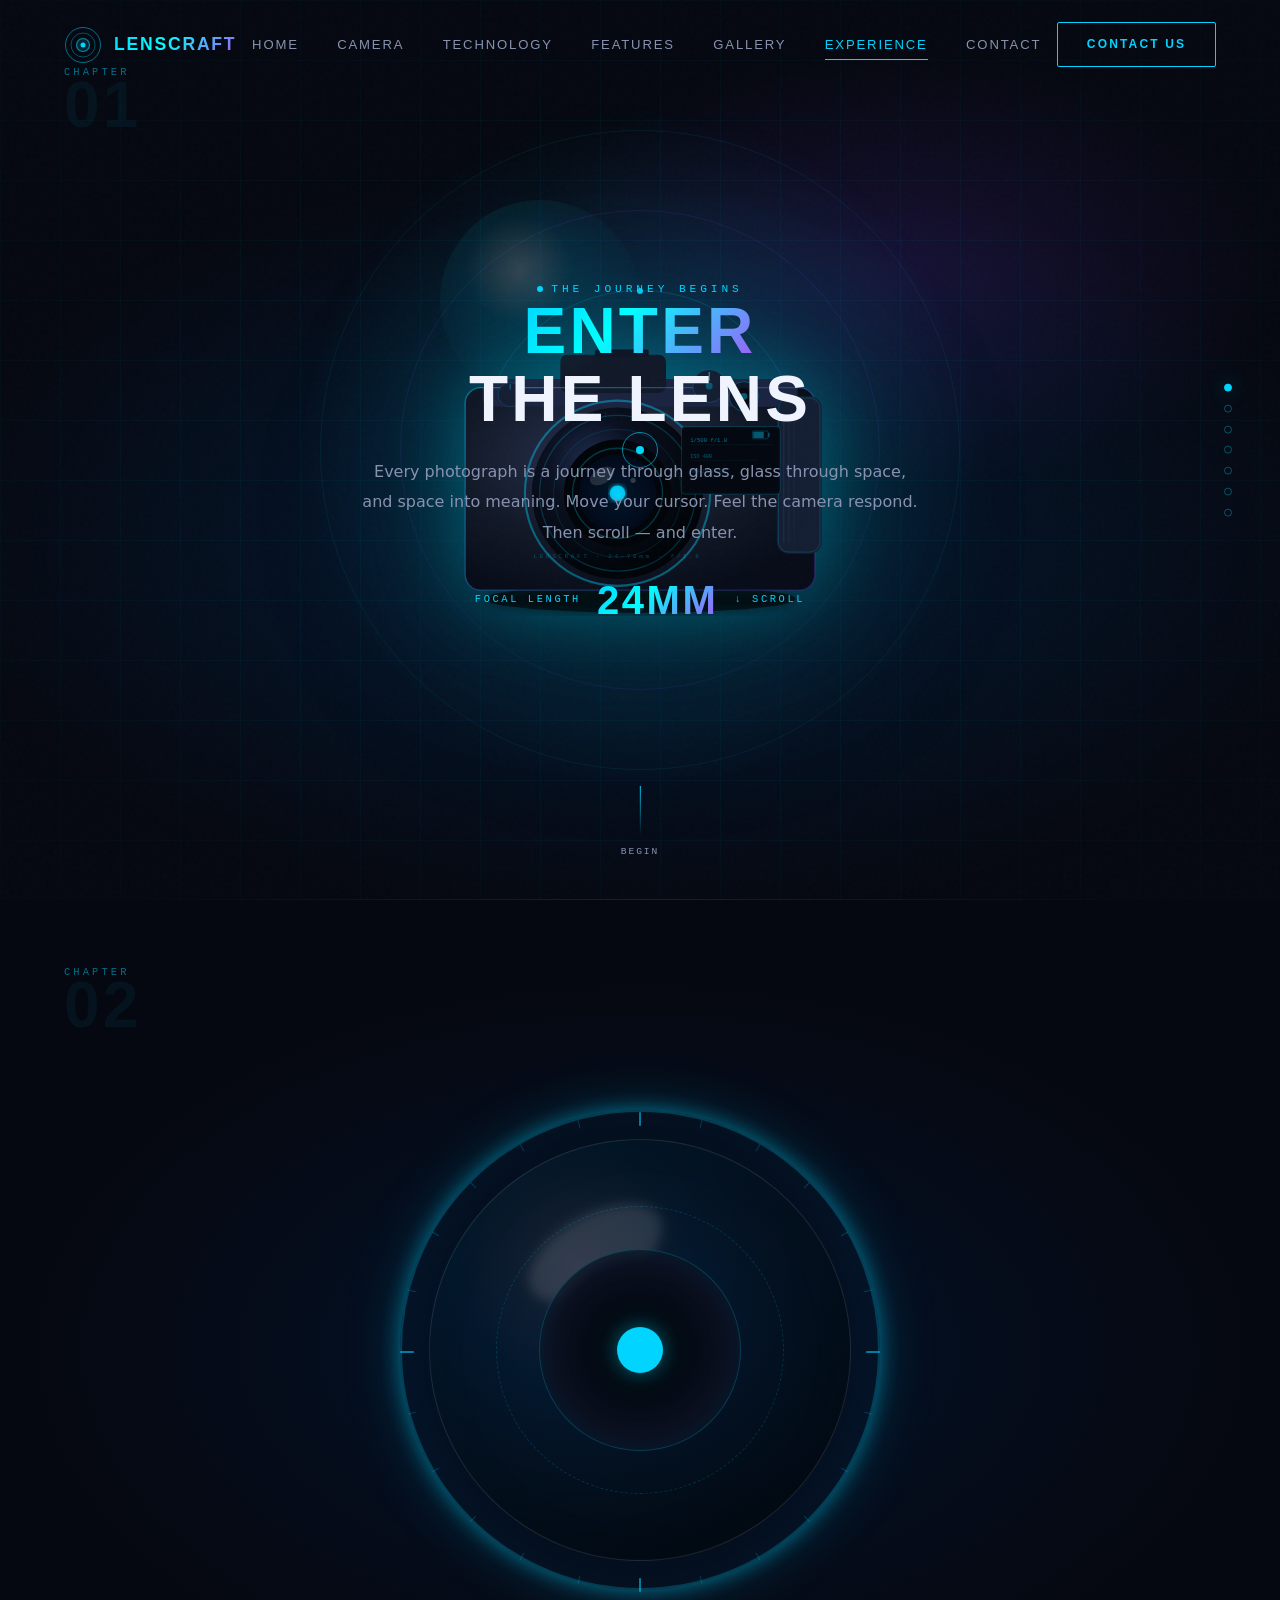
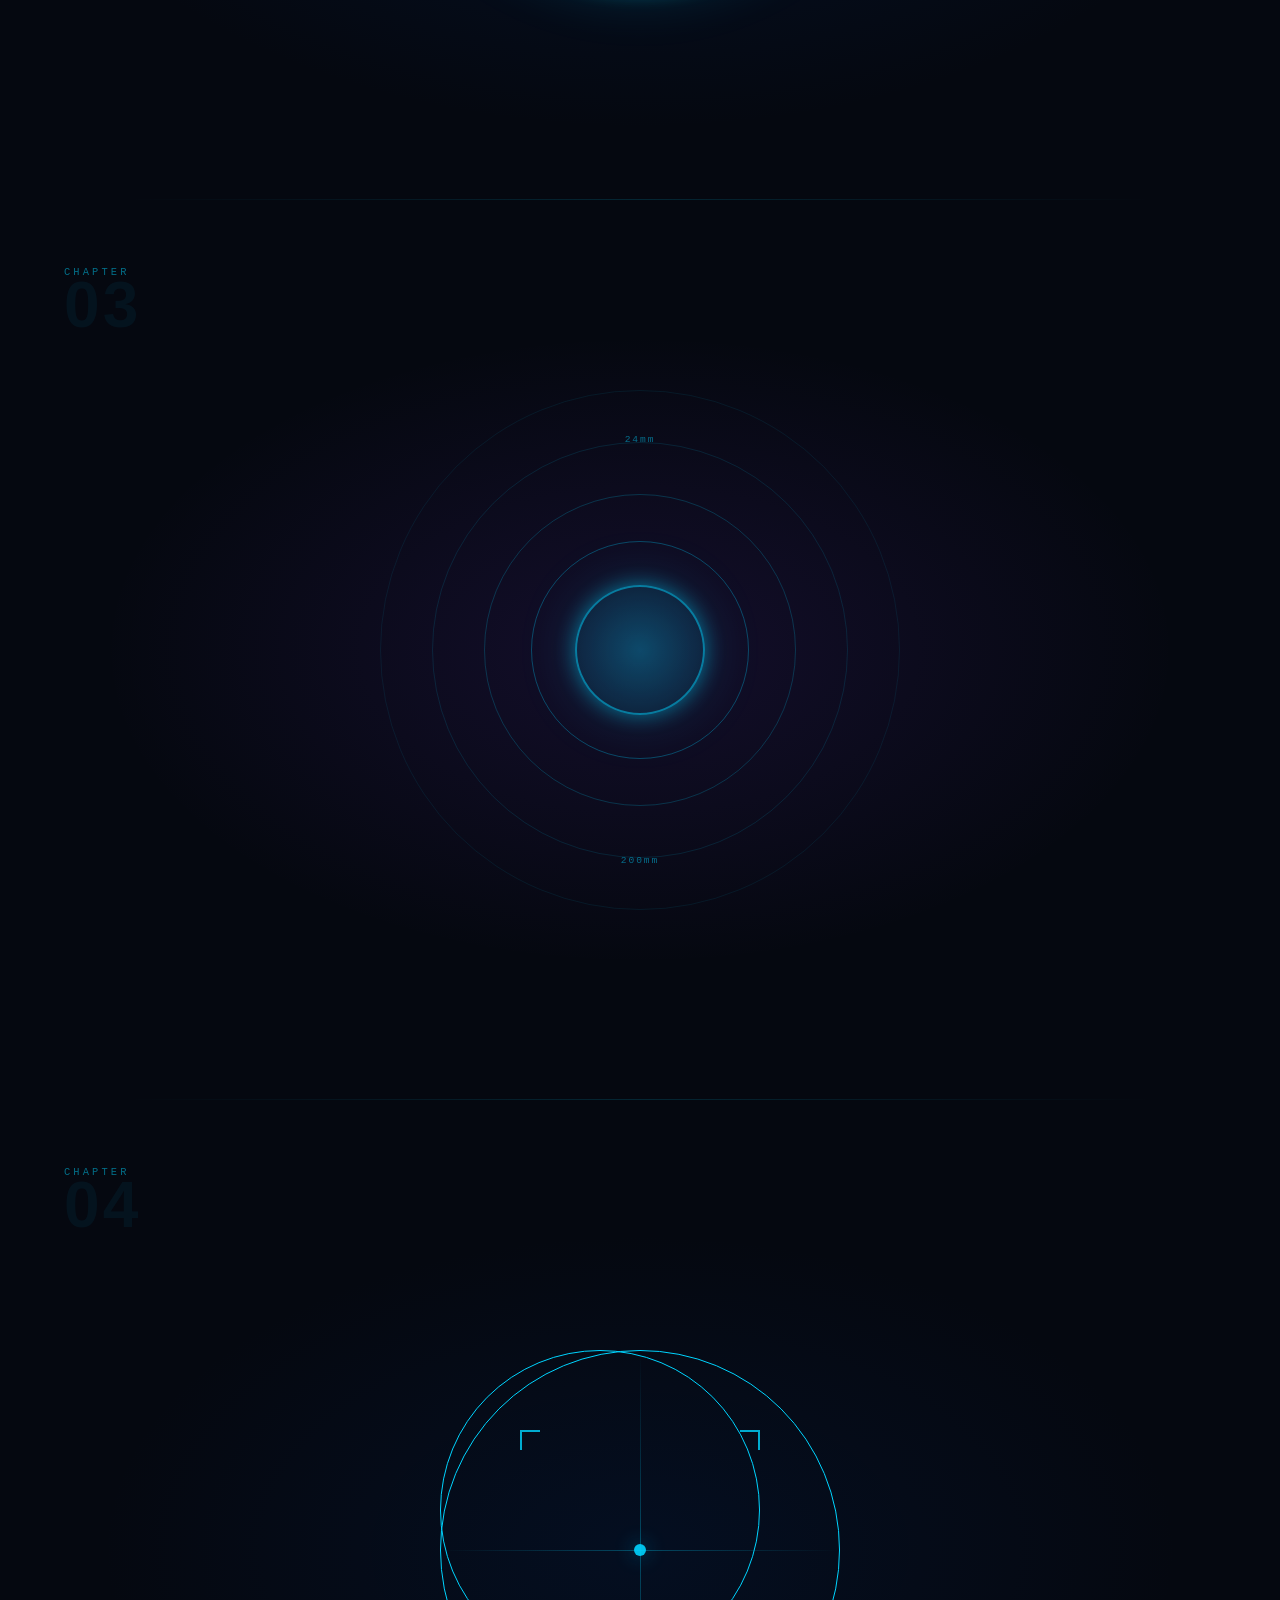
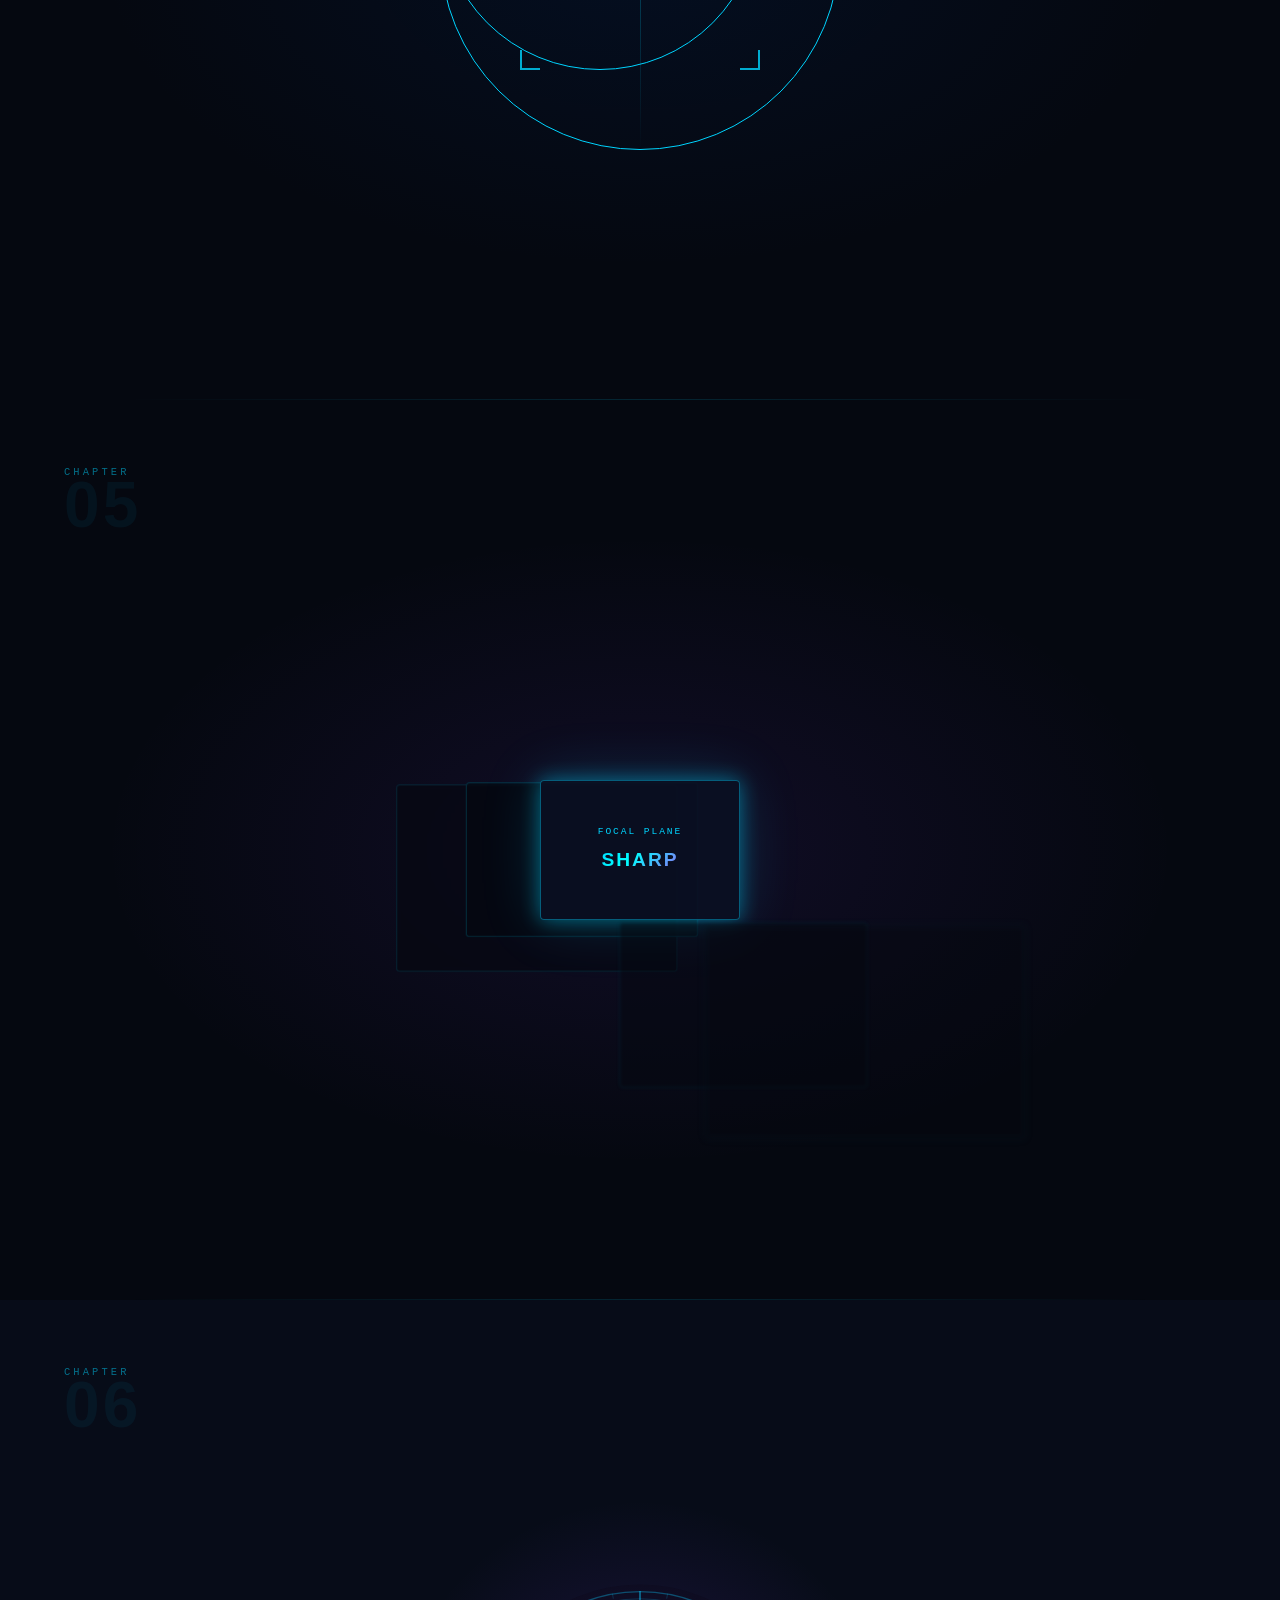
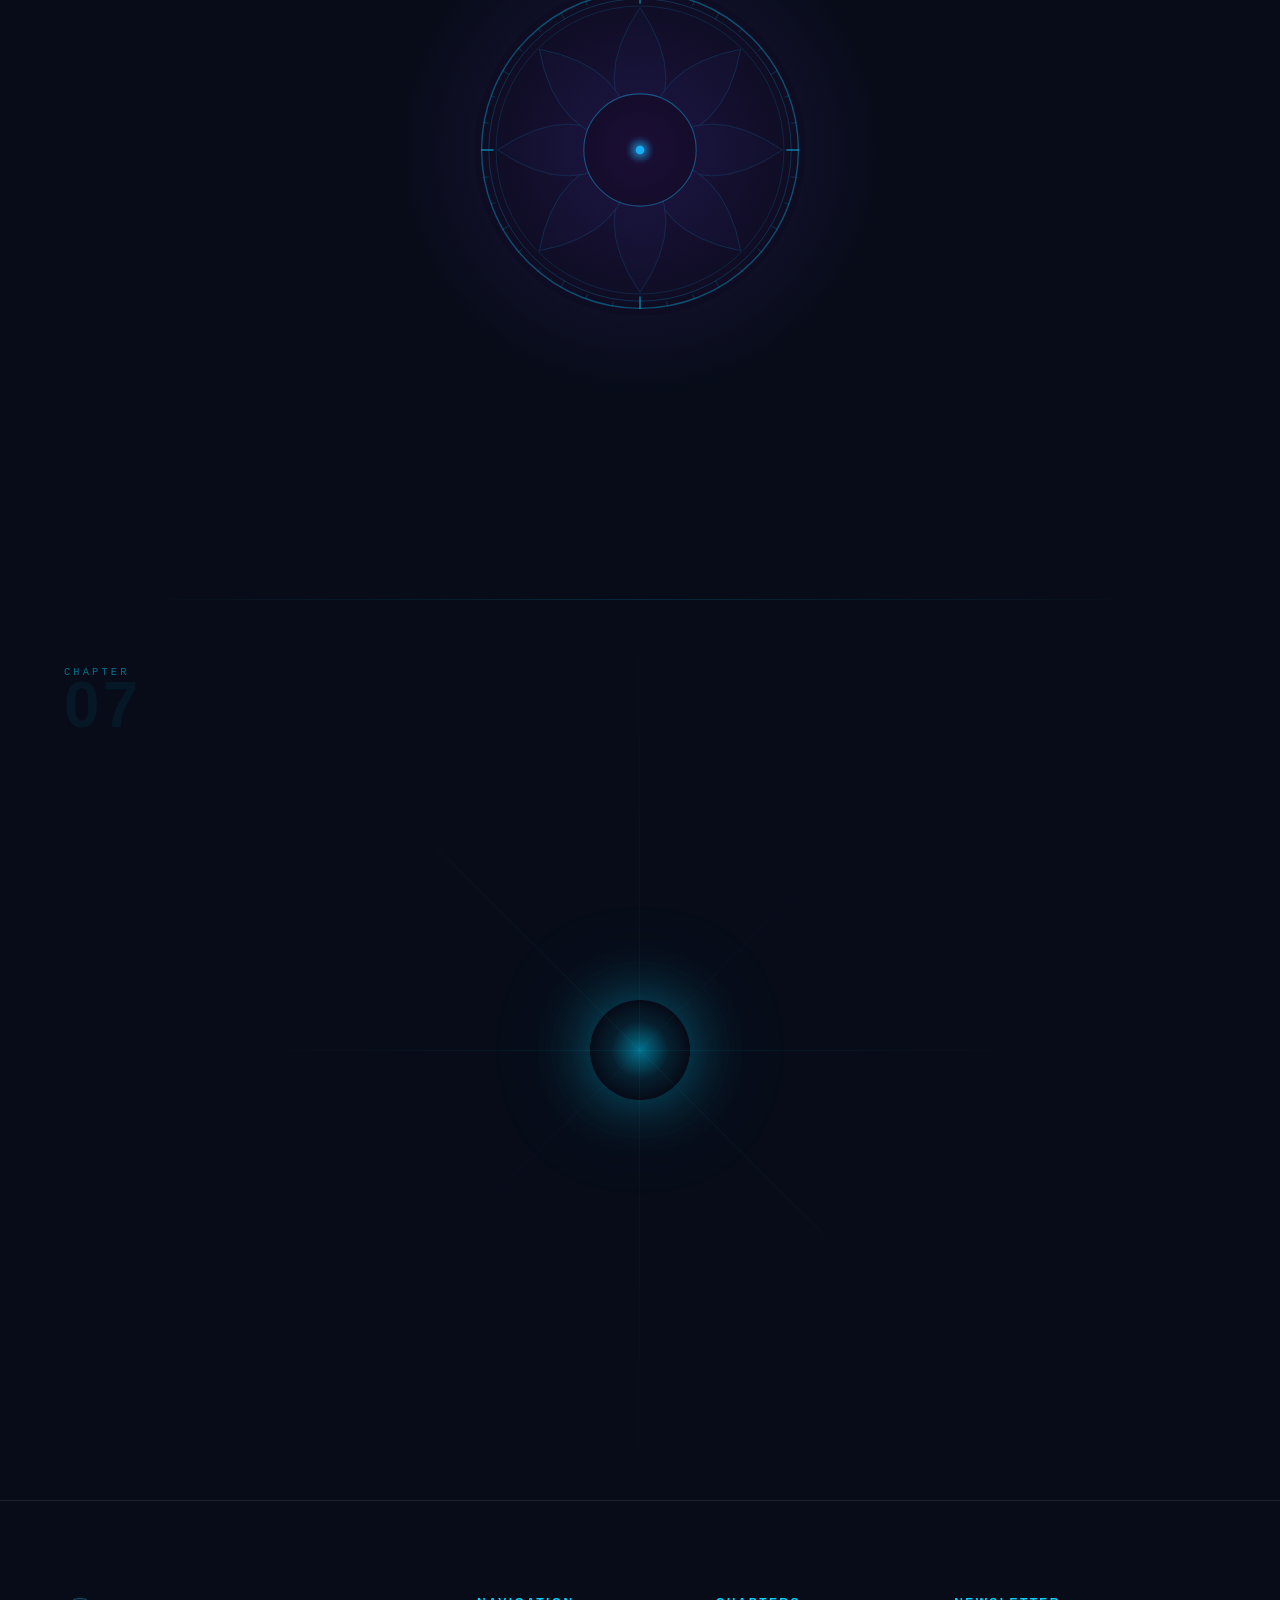
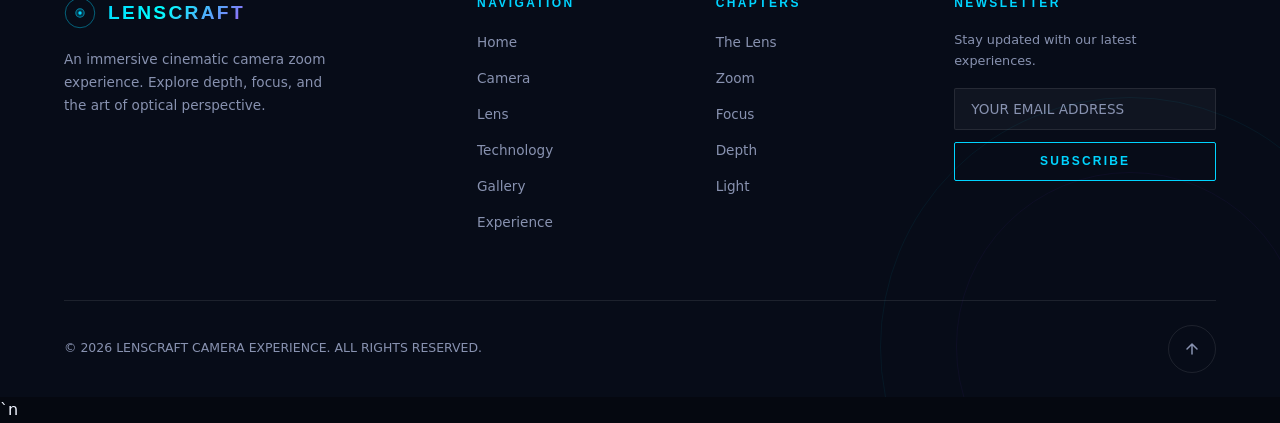
<file: experience.html>
<!DOCTYPE html>
<html lang="en">
<head>
  <meta charset="UTF-8"/>
  <meta name="viewport" content="width=device-width, initial-scale=1.0"/>
  <meta name="description" content="Interactive Camera Experience — Scroll-driven cinematic zoom journey"/>
  <title>EXPERIENCE — LENSCRAFT</title>
  <link rel="stylesheet" href="css/style.css"/>
  <link rel="stylesheet" href="css/animations.css"/>
  <link rel="stylesheet" href="css/responsive.css"/>
  <style>
    /* ── Experience-page-specific styles ── */

    /* Chapter system */
    .chapter {
      position:relative; min-height:100vh;
      display:flex; align-items:center; justify-content:center;
      overflow:hidden;
    }
    .chapter-number {
      position:absolute; top:4rem; left:5%;
      font-family:var(--font-mono); font-size:.65rem; letter-spacing:.3em;
      color:rgba(0,212,255,.5); text-transform:uppercase;
    }
    .chapter-number strong {
      font-family:var(--font-head); font-size:4rem; font-weight:900;
      display:block; line-height:1; color:rgba(0,212,255,.06);
      margin-top:-.5rem;
    }
    .chapter-content {
      max-width:700px; text-align:center; padding:2rem;
      position:relative; z-index:5;
    }
    .chapter-title {
      font-family:var(--font-head); font-size:clamp(2.2rem,5vw,4.5rem);
      font-weight:900; text-transform:uppercase; letter-spacing:.05em;
      line-height:1.05; margin-bottom:1.5rem;
    }
    .chapter-body {
      font-size:1rem; color:var(--clr-grey); line-height:1.9;
      max-width:560px; margin:0 auto;
    }
    .chapter-visual {
      position:absolute; inset:0; pointer-events:none;
      display:flex; align-items:center; justify-content:center;
    }

    /* Timeline spine */
    .timeline-spine {
      position:fixed; right:3rem; top:50%; transform:translateY(-50%);
      z-index:50; display:flex; flex-direction:column; gap:.8rem;
      pointer-events:none;
    }
    .timeline-dot {
      width:8px; height:8px; border-radius:50%;
      border:1.5px solid rgba(0,212,255,.35);
      transition:all .3s; pointer-events:auto; cursor:none;
    }
    .timeline-dot.active {
      background:var(--clr-blue); border-color:var(--clr-blue);
      box-shadow:var(--glow-blue);
    }

    /* Progress bar (left edge) */
    #exp-progress-bar {
      position:fixed; left:0; top:0; width:2px;
      background:linear-gradient(to bottom,var(--clr-blue),var(--clr-violet));
      z-index:100; transform-origin:top;
      box-shadow:var(--glow-blue);
      transition:height .1s linear;
    }

    /* Chapter divider line */
    .chapter-divider {
      position:absolute; bottom:0; left:10%; right:10%; height:1px;
      background:linear-gradient(90deg,transparent,rgba(0,212,255,.15),transparent);
    }

    /* Zoom number display */
    .zoom-readout {
      font-family:var(--font-mono); font-size:.65rem;
      letter-spacing:.25em; color:var(--clr-blue); text-transform:uppercase;
      display:flex; align-items:center; gap:1rem; justify-content:center;
      margin-top:2rem;
    }
    .zoom-readout-num {
      font-family:var(--font-head); font-size:2.5rem; font-weight:700;
      line-height:1;
    }
  </style>
</head>
<body>

<div id="loading-screen" aria-hidden="true">
  <div class="loading-lens"><div class="loading-ring loading-ring--1"></div><div class="loading-ring loading-ring--2"></div><div class="loading-ring loading-ring--3"></div><div class="loading-dot"></div></div>
  <div class="loading-bar-wrap"><div class="loading-bar"></div></div>
  <p class="loading-text">PREPARING EXPERIENCE</p>
</div>

<div id="cursor-dot" aria-hidden="true"></div>
<div id="cursor-ring" aria-hidden="true"></div>
<div id="cursor-label" aria-hidden="true"></div>
<canvas id="particle-canvas" aria-hidden="true"></canvas>

<!-- Experience progress bar -->
<div id="exp-progress-bar" aria-hidden="true" style="height:0%;"></div>

<!-- Timeline navigation -->
<nav class="timeline-spine" aria-label="Experience chapter navigation">
  <button class="timeline-dot active" data-chapter="0" aria-label="Chapter 1: Perspective"></button>
  <button class="timeline-dot" data-chapter="1" aria-label="Chapter 2: Lens"></button>
  <button class="timeline-dot" data-chapter="2" aria-label="Chapter 3: Zoom"></button>
  <button class="timeline-dot" data-chapter="3" aria-label="Chapter 4: Focus"></button>
  <button class="timeline-dot" data-chapter="4" aria-label="Chapter 5: Depth"></button>
  <button class="timeline-dot" data-chapter="5" aria-label="Chapter 6: Aperture"></button>
  <button class="timeline-dot" data-chapter="6" aria-label="Chapter 7: Light"></button>
</nav>

<header id="site-header" role="banner">
  <a href="index.html" class="header-logo" aria-label="Lenscraft Home">
    <div class="logo-icon" aria-hidden="true"><svg viewBox="0 0 38 38" fill="none"><circle cx="19" cy="19" r="17.5" stroke="rgba(0,212,255,0.5)" stroke-width="1"/><circle cx="19" cy="19" r="12" stroke="rgba(0,212,255,0.35)" stroke-width="1"/><circle cx="19" cy="19" r="6.5" fill="rgba(0,212,255,0.15)" stroke="rgba(0,212,255,0.6)" stroke-width="1.2"/><circle cx="19" cy="19" r="2.5" fill="#00d4ff"/></svg></div>
    <span class="text-gradient">LENSCRAFT</span>
  </a>
  <nav class="header-nav" aria-label="Primary navigation">
    <a href="index.html">Home</a><a href="camera.html">Camera</a><a href="technology.html">Technology</a>
    <a href="lens.html">Features</a><a href="gallery.html">Gallery</a>
    <a href="experience.html" class="active">Experience</a><a href="contact.html">Contact</a>
  </nav>
  <a href="contact.html" class="btn-cta magnetic"><span class="magnetic-inner">CONTACT US</span></a>
  <button class="hamburger" aria-label="Open navigation menu" aria-expanded="false" aria-controls="mobile-nav"><span></span><span></span><span></span></button>
</header>
<nav id="mobile-nav" aria-label="Mobile navigation" aria-hidden="true">
  <button class="mobile-close" aria-label="Close navigation">✕</button>
  <a href="index.html">Home</a><a href="camera.html">Camera</a><a href="technology.html">Technology</a>
  <a href="lens.html">Features</a><a href="gallery.html">Gallery</a><a href="experience.html">Experience</a>
  <a href="about.html">About</a><a href="contact.html">Contact</a>
</nav>

<!-- ═══ CHAPTER 0: OPEN ═══════════════════════════════════ -->
<section class="chapter" id="ch-0" data-chapter="0" aria-labelledby="ch0-title">
  <div class="hero-bg" aria-hidden="true"></div>
  <div class="hero-bg-grid" aria-hidden="true"></div>

  <div class="chapter-visual" aria-hidden="true">
    <div style="position:relative;width:min(500px,70vw);height:min(500px,70vw);">
      <div id="camera-3d" data-cursor="cam" style="width:100%;height:100%;">
        <div class="camera-body-wrap">
          <div class="camera-glow"></div>
          <div class="lens-flare"></div>
          <div class="camera-svg-wrap"></div>
        </div>
      </div>
      <div class="hud-rings" style="position:absolute;inset:0;display:flex;align-items:center;justify-content:center;">
        <div class="hud-ring hud-ring--1"></div>
        <div class="hud-ring hud-ring--2"></div>
        <div class="hud-ring hud-ring--3"></div>
      </div>
    </div>
  </div>

  <div class="chapter-number" aria-hidden="true">
    CHAPTER <strong>01</strong>
  </div>

  <div class="chapter-content" style="position:relative;z-index:10;">
    <div class="section-label anim-hero-1" style="justify-content:center;"><span class="neon-dot"></span>THE JOURNEY BEGINS</div>
    <h1 id="ch0-title" class="chapter-title anim-hero-2">
      <span class="text-gradient">ENTER</span><br/>THE LENS
    </h1>
    <p class="chapter-body anim-hero-3">
      Every photograph is a journey through glass, glass through space, and space into meaning.
      Move your cursor. Feel the camera respond. Then scroll — and enter.
    </p>
    <div class="zoom-readout anim-hero-4" aria-label="Current focal length">
      <span>FOCAL LENGTH</span>
      <span class="zoom-readout-num text-gradient">24mm</span>
      <span>↓ SCROLL</span>
    </div>
  </div>

  <div class="hero-scroll-hint" aria-hidden="true" style="z-index:20;">
    <div class="scroll-line"></div>
    <span>BEGIN</span>
  </div>
  <div class="chapter-divider" aria-hidden="true"></div>
</section>

<!-- ═══ CHAPTER 1: THE LENS ════════════════════════════════ -->
<section class="chapter" id="ch-1" data-chapter="1" aria-labelledby="ch1-title">
  <div aria-hidden="true" style="position:absolute;inset:0;background:radial-gradient(ellipse 70% 60% at 50% 50%,rgba(0,50,120,.25) 0%,transparent 70%);"></div>

  <div class="chapter-visual" aria-hidden="true">
    <div class="lens-visual" style="width:min(480px,65vw);height:min(480px,65vw);">
      <div class="lens-outer" style="inset:0;width:100%;height:100%;position:absolute;"></div>
      <div class="lens-glass" style="inset:6%;width:auto;height:auto;position:absolute;"></div>
      <div class="lens-aperture" style="inset:20%;width:auto;height:auto;position:absolute;">
        <div class="lens-focus-ring" style="inset:0;width:100%;height:100%;position:absolute;"></div>
        <div class="lens-inner" style="inset:15%;width:auto;height:auto;position:absolute;"></div>
        <div class="lens-center-dot" style="inset:42%;width:16%;height:16%;position:absolute;"></div>
      </div>
    </div>
  </div>

  <div class="chapter-number" aria-hidden="true">CHAPTER <strong>02</strong></div>

  <div class="chapter-content">
    <div class="section-label reveal" style="justify-content:center;"><span class="neon-dot"></span>OPTICAL SYSTEM</div>
    <h2 id="ch1-title" class="chapter-title reveal reveal-delay-1">
      THE <span class="text-gradient">LENS</span><br/>IS THE EYE
    </h2>
    <p class="chapter-body reveal reveal-delay-2">
      Eighteen perfectly ground optical elements stand between the world and your sensor.
      Each one bends, focuses, and refines light — eliminating aberration, preserving colour,
      maintaining contrast from corner to corner.
    </p>
    <div class="zoom-readout reveal reveal-delay-3" aria-label="Aperture at f/1.8">
      <span>APERTURE</span>
      <span class="zoom-readout-num text-gradient">f/1.8</span>
      <span>MAX OPEN</span>
    </div>
  </div>
  <div class="chapter-divider" aria-hidden="true"></div>
</section>

<!-- ═══ CHAPTER 2: ZOOM ════════════════════════════════════ -->
<section class="chapter" id="ch-2" data-chapter="2" aria-labelledby="ch2-title">
  <div aria-hidden="true" style="position:absolute;inset:0;background:radial-gradient(ellipse 60% 50% at 50% 50%,rgba(124,58,237,.12) 0%,transparent 70%);"></div>

  <!-- Animated zoom rings -->
  <div class="chapter-visual" aria-hidden="true">
    <div style="position:relative;width:min(520px,70vw);height:min(520px,70vw);display:flex;align-items:center;justify-content:center;">
      <div style="position:absolute;width:100%;height:100%;border-radius:50%;border:1px solid rgba(0,212,255,.08);animation:hud-spin-cw 30s linear infinite;"></div>
      <div style="position:absolute;width:80%;height:80%;border-radius:50%;border:1px solid rgba(0,212,255,.12);animation:hud-spin-ccw 20s linear infinite;"></div>
      <div style="position:absolute;width:60%;height:60%;border-radius:50%;border:1.5px solid rgba(0,212,255,.2);animation:hud-spin-cw 14s linear infinite;"></div>
      <div style="position:absolute;width:42%;height:42%;border-radius:50%;border:1.5px solid rgba(0,212,255,.3);animation:hud-spin-ccw 10s linear infinite;"></div>
      <div style="position:absolute;width:25%;height:25%;border-radius:50%;background:radial-gradient(circle,rgba(0,212,255,.3),rgba(0,212,255,.05));border:2px solid rgba(0,212,255,.5);box-shadow:var(--glow-blue);animation:glow-pulse 3s ease-in-out infinite alternate;"></div>
      <!-- Zoom text overlay -->
      <div style="position:absolute;font-family:var(--font-mono);font-size:.6rem;letter-spacing:.2em;color:rgba(0,212,255,.5);top:8%;left:50%;transform:translateX(-50%);">24mm</div>
      <div style="position:absolute;font-family:var(--font-mono);font-size:.6rem;letter-spacing:.2em;color:rgba(0,212,255,.5);bottom:8%;left:50%;transform:translateX(-50%);">200mm</div>
    </div>
  </div>

  <div class="chapter-number" aria-hidden="true">CHAPTER <strong>03</strong></div>

  <div class="chapter-content">
    <div class="section-label reveal" style="justify-content:center;"><span class="neon-dot" style="background:var(--clr-violet-light);box-shadow:var(--glow-violet);"></span>ZOOM MECHANICS</div>
    <h2 id="ch2-title" class="chapter-title reveal reveal-delay-1">
      REACH ACROSS<br/><span class="text-gradient">DISTANCE</span>
    </h2>
    <p class="chapter-body reveal reveal-delay-2">
      A 10× optical zoom compresses or expands space at your command.
      At 24mm the world is wide, environmental, expansive.
      At 200mm, your subject fills the frame and background blurs into pure cinematic depth.
    </p>
    <div class="zoom-readout reveal reveal-delay-3">
      <span>RANGE</span>
      <span class="zoom-readout-num text-gradient">10×</span>
      <span>OPTICAL</span>
    </div>
  </div>
  <div class="chapter-divider" aria-hidden="true"></div>
</section>

<!-- ═══ CHAPTER 3: FOCUS ══════════════════════════════════ -->
<section class="chapter" id="ch-3" data-chapter="3" aria-labelledby="ch3-title">
  <div aria-hidden="true" style="position:absolute;inset:0;background:radial-gradient(ellipse 60% 50% at 50% 50%,rgba(0,40,100,.2) 0%,transparent 70%);"></div>

  <!-- Focus target animation -->
  <div class="chapter-visual" aria-hidden="true">
    <div style="position:relative;width:min(400px,65vw);height:min(400px,65vw);display:flex;align-items:center;justify-content:center;">
      <!-- Focus brackets -->
      <div style="position:absolute;width:60%;height:60%;border-radius:4px;">
        <div style="position:absolute;top:0;left:0;width:20px;height:20px;border-top:2px solid rgba(0,212,255,.8);border-left:2px solid rgba(0,212,255,.8);"></div>
        <div style="position:absolute;top:0;right:0;width:20px;height:20px;border-top:2px solid rgba(0,212,255,.8);border-right:2px solid rgba(0,212,255,.8);"></div>
        <div style="position:absolute;bottom:0;left:0;width:20px;height:20px;border-bottom:2px solid rgba(0,212,255,.8);border-left:2px solid rgba(0,212,255,.8);"></div>
        <div style="position:absolute;bottom:0;right:0;width:20px;height:20px;border-bottom:2px solid rgba(0,212,255,.8);border-right:2px solid rgba(0,212,255,.8);"></div>
      </div>
      <!-- Radar ping -->
      <div class="radar-ping" style="width:100%;height:100%;position:absolute;border-radius:50%;"></div>
      <div class="radar-ping" style="width:80%;height:80%;position:absolute;border-radius:50%;animation-delay:.5s;"></div>
      <!-- Center reticle -->
      <div style="width:12px;height:12px;border-radius:50%;background:rgba(0,212,255,.9);box-shadow:var(--glow-blue);animation:glow-pulse 1s ease-in-out infinite alternate;position:absolute;"></div>
      <div style="position:absolute;width:100%;height:1px;background:linear-gradient(90deg,transparent,rgba(0,212,255,.15),rgba(0,212,255,.3),rgba(0,212,255,.15),transparent);"></div>
      <div style="position:absolute;height:100%;width:1px;background:linear-gradient(180deg,transparent,rgba(0,212,255,.15),rgba(0,212,255,.3),rgba(0,212,255,.15),transparent);"></div>
    </div>
  </div>

  <div class="chapter-number" aria-hidden="true">CHAPTER <strong>04</strong></div>

  <div class="chapter-content">
    <div class="section-label reveal" style="justify-content:center;"><span class="neon-dot"></span>AUTOFOCUS</div>
    <h2 id="ch3-title" class="chapter-title reveal reveal-delay-1">
      LOCK ON<br/><span class="text-gradient">INSTANTLY</span>
    </h2>
    <p class="chapter-body reveal reveal-delay-2">
      693 phase-detection points spanning 94% of the frame hunt and lock onto your subject
      in 0.03 seconds. Real-time eye detection, motion prediction, and continuous tracking
      ensure not a single decisive moment is missed.
    </p>
    <div class="zoom-readout reveal reveal-delay-3">
      <span>LOCK SPEED</span>
      <span class="zoom-readout-num text-gradient">0.03s</span>
      <span>PHASE-DETECT</span>
    </div>
  </div>
  <div class="chapter-divider" aria-hidden="true"></div>
</section>

<!-- ═══ CHAPTER 4: DEPTH ══════════════════════════════════ -->
<section class="chapter" id="ch-4" data-chapter="4" aria-labelledby="ch4-title">
  <div aria-hidden="true" style="position:absolute;inset:0;background:radial-gradient(ellipse 60% 50% at 50% 50%,rgba(124,58,237,.1) 0%,transparent 70%);"></div>

  <!-- Depth layers visual -->
  <div class="chapter-visual" aria-hidden="true" style="perspective:1200px;">
    <div style="transform-style:preserve-3d;">
      <div style="position:absolute;width:300px;height:200px;background:rgba(5,8,16,.6);border:1px solid rgba(0,212,255,.15);border-radius:4px;transform:translateZ(-80px) translateX(-160px);backdrop-filter:blur(2px);"></div>
      <div style="position:absolute;width:240px;height:160px;background:rgba(5,8,16,.7);border:1px solid rgba(0,212,255,.2);border-radius:4px;transform:translateZ(-40px) translateX(-80px);backdrop-filter:blur(1px);"></div>
      <div style="width:200px;height:140px;background:rgba(10,16,35,.9);border:1.5px solid rgba(0,212,255,.4);border-radius:4px;box-shadow:var(--glow-blue);position:relative;display:flex;align-items:center;justify-content:center;">
        <div style="font-family:var(--font-mono);font-size:.6rem;letter-spacing:.2em;color:var(--clr-blue);text-align:center;">FOCAL PLANE<br/><span style="font-size:1.2rem;font-family:var(--font-head);font-weight:700;display:block;margin-top:.3rem;" class="text-gradient">SHARP</span></div>
      </div>
      <div style="position:absolute;width:240px;height:160px;background:rgba(5,8,16,.5);border:1px solid rgba(0,212,255,.1);border-radius:4px;transform:translateZ(40px) translateX(80px);filter:blur(1.5px);"></div>
      <div style="position:absolute;width:300px;height:200px;background:rgba(5,8,16,.4);border:1px solid rgba(0,212,255,.08);border-radius:4px;transform:translateZ(80px) translateX(160px);filter:blur(3px);"></div>
    </div>
  </div>

  <div class="chapter-number" aria-hidden="true">CHAPTER <strong>05</strong></div>

  <div class="chapter-content">
    <div class="section-label reveal" style="justify-content:center;"><span class="neon-dot" style="background:var(--clr-violet-light);box-shadow:var(--glow-violet);"></span>DEPTH OF FIELD</div>
    <h2 id="ch4-title" class="chapter-title reveal reveal-delay-1">
      SUBJECT AND<br/><span class="text-gradient">DREAM SEPARATE</span>
    </h2>
    <p class="chapter-body reveal reveal-delay-2">
      At f/1.2, the focal plane is razor thin. Your subject emerges in crystalline clarity
      while the world behind surrenders to soft, luminous bokeh — eleven rounded blades
      creating the smoothest, most cinematic separation possible.
    </p>
    <div class="zoom-readout reveal reveal-delay-3">
      <span>BOKEH</span>
      <span class="zoom-readout-num text-gradient">f/1.2</span>
      <span>11 BLADES</span>
    </div>
  </div>
  <div class="chapter-divider" aria-hidden="true"></div>
</section>

<!-- ═══ CHAPTER 5: APERTURE ═══════════════════════════════ -->
<section class="chapter" id="ch-5" data-chapter="5" aria-labelledby="ch5-title">
  <div aria-hidden="true" style="position:absolute;inset:0;background:radial-gradient(ellipse 60% 50% at 50% 50%,rgba(0,30,80,.2) 0%,transparent 70%);"></div>

  <div class="chapter-visual" aria-hidden="true" style="position:absolute;inset:0;">
    <div id="aperture-section" style="position:static;min-height:0;width:100%;height:100%;display:flex;align-items:center;justify-content:center;padding:0;">
      <div class="aperture-wrap" style="width:min(360px,60vw);height:min(360px,60vw);">
        <div class="aperture-glow"></div>
        <div class="aperture-svg" aria-label="Aperture animation" role="img"></div>
      </div>
    </div>
  </div>

  <div class="chapter-number" aria-hidden="true">CHAPTER <strong>06</strong></div>

  <div class="chapter-content" style="position:relative;z-index:10;">
    <div class="section-label reveal" style="justify-content:center;"><span class="neon-dot"></span>APERTURE</div>
    <h2 id="ch5-title" class="chapter-title reveal reveal-delay-1">
      THE IRIS<br/><span class="text-gradient">OPENS</span>
    </h2>
    <p class="chapter-body reveal reveal-delay-2">
      The aperture is the camera's eye — opening wider in darkness, closing in bright light.
      Each f-stop doubles or halves the area, precisely controlling how much of the world
      your sensor sees in each fraction of a second.
    </p>
    <div class="zoom-readout reveal reveal-delay-3">
      <span>RANGE</span>
      <span class="zoom-readout-num text-gradient">f/1.2</span>
      <span>TO f/22</span>
    </div>
  </div>
  <div class="chapter-divider" aria-hidden="true"></div>
</section>

<!-- ═══ CHAPTER 6: LIGHT ═══════════════════════════════════ -->
<section class="chapter" id="ch-6" data-chapter="6" style="background:var(--clr-bg2);" aria-labelledby="ch6-title">

  <!-- Light rays -->
  <div class="chapter-visual" aria-hidden="true">
    <div style="position:relative;width:min(420px,65vw);height:min(420px,65vw);display:flex;align-items:center;justify-content:center;">
      <!-- Rays -->
      <div style="position:absolute;width:100%;height:100%;">
        <div style="position:absolute;top:50%;left:50%;width:200%;height:1px;background:linear-gradient(90deg,transparent,rgba(0,212,255,.08),transparent);transform:rotate(0deg) translateX(-50%);animation:hud-spin-cw 20s linear infinite;transform-origin:0 0;"></div>
        <div style="position:absolute;top:50%;left:50%;width:200%;height:1px;background:linear-gradient(90deg,transparent,rgba(0,212,255,.06),transparent);transform:rotate(45deg) translateX(-50%);animation:hud-spin-cw 25s linear infinite;transform-origin:0 0;"></div>
        <div style="position:absolute;top:50%;left:50%;width:200%;height:1px;background:linear-gradient(90deg,transparent,rgba(0,212,255,.06),transparent);transform:rotate(90deg) translateX(-50%);animation:hud-spin-cw 30s linear infinite;transform-origin:0 0;"></div>
        <div style="position:absolute;top:50%;left:50%;width:200%;height:1px;background:linear-gradient(90deg,transparent,rgba(124,58,237,.05),transparent);transform:rotate(135deg) translateX(-50%);animation:hud-spin-cw 18s linear infinite;transform-origin:0 0;"></div>
      </div>
      <!-- Central glow -->
      <div style="width:100px;height:100px;border-radius:50%;background:radial-gradient(circle,rgba(0,212,255,.5),rgba(0,212,255,.1) 40%,transparent 70%);box-shadow:0 0 60px rgba(0,212,255,.4),0 0 120px rgba(0,212,255,.15);animation:glow-pulse 2s ease-in-out infinite alternate;position:relative;z-index:1;"></div>
    </div>
  </div>

  <div class="chapter-number" aria-hidden="true">CHAPTER <strong>07</strong></div>

  <div class="chapter-content" style="position:relative;z-index:5;">
    <div class="section-label reveal" style="justify-content:center;"><span class="neon-dot"></span>FINAL CHAPTER</div>
    <h2 id="ch6-title" class="chapter-title reveal reveal-delay-1">
      <span class="text-gradient">LIGHT</span><br/>IS EVERYTHING
    </h2>
    <p class="chapter-body reveal reveal-delay-2">
      Photography is light writing — the Greek words for light and writing fused into one.
      The camera is an instrument that captures light in all its nuance, contradiction,
      and beauty. This is where the journey ends and the image begins.
    </p>
    <div class="zoom-readout reveal reveal-delay-3" style="margin-bottom:2rem;">
      <span>ISO</span>
      <span class="zoom-readout-num text-gradient">409K</span>
      <span>MAX SENSITIVITY</span>
    </div>
    <div class="reveal reveal-delay-4" style="display:flex;gap:1rem;justify-content:center;flex-wrap:wrap;">
      <a href="gallery.html" class="btn-hero magnetic" style="display:inline-flex;">
        <span class="magnetic-inner">VIEW GALLERY <svg class="arrow" viewBox="0 0 18 18" fill="none"><path d="M3 9h12M10 4l5 5-5 5" stroke="currentColor" stroke-width="1.5" stroke-linecap="round" stroke-linejoin="round"/></svg></span>
      </a>
      <a href="contact.html" class="btn-cta magnetic" style="display:inline-block;">
        <span class="magnetic-inner">GET IN TOUCH</span>
      </a>
    </div>
  </div>
</section>

<footer id="site-footer" role="contentinfo">
  <div class="footer-lens" aria-hidden="true"></div>
  <div class="footer-inner">
    <div class="footer-grid">
      <div class="footer-brand">
        <div class="footer-logo"><svg width="32" height="32" viewBox="0 0 38 38" fill="none" aria-hidden="true"><circle cx="19" cy="19" r="17.5" stroke="rgba(0,212,255,0.5)" stroke-width="1"/><circle cx="19" cy="19" r="5" fill="rgba(0,212,255,0.2)" stroke="rgba(0,212,255,0.6)" stroke-width="1.2"/><circle cx="19" cy="19" r="2" fill="#00d4ff"/></svg><span class="text-gradient">LENSCRAFT</span></div>
        <p class="footer-tagline">An immersive cinematic camera zoom experience. Explore depth, focus, and the art of optical perspective.</p>
      </div>
      <div class="footer-col"><h4>Navigation</h4><ul><li><a href="index.html">Home</a></li><li><a href="camera.html">Camera</a></li><li><a href="lens.html">Lens</a></li><li><a href="technology.html">Technology</a></li><li><a href="gallery.html">Gallery</a></li><li><a href="experience.html">Experience</a></li></ul></div>
      <div class="footer-col"><h4>Chapters</h4><ul><li><a href="experience.html">The Lens</a></li><li><a href="experience.html">Zoom</a></li><li><a href="experience.html">Focus</a></li><li><a href="experience.html">Depth</a></li><li><a href="experience.html">Light</a></li></ul></div>
      <div class="footer-newsletter footer-col"><h4>Newsletter</h4><p style="font-size:.8rem;color:var(--clr-grey);margin-bottom:1rem;">Stay updated with our latest experiences.</p><div class="footer-newsletter"><input type="email" placeholder="YOUR EMAIL ADDRESS" aria-label="Email"/><button class="btn-cta"><span>SUBSCRIBE</span></button></div></div>
    </div>
    <div class="footer-bottom">
      <p class="footer-copy">© 2026 LENSCRAFT CAMERA EXPERIENCE. ALL RIGHTS RESERVED.</p>
      <button class="btn-top" aria-label="Back to top"><svg width="18" height="18" viewBox="0 0 18 18" fill="none"><path d="M9 14V4M4 9l5-5 5 5" stroke="currentColor" stroke-width="1.5" stroke-linecap="round" stroke-linejoin="round"/></svg></button>
    </div>
  </div>
</footer>

<script src="js/particles.js"></script>
<script src="js/cursor.js"></script>
<script src="js/camera-3d.js"></script>
<script src="js/scroll.js"></script>
<script src="js/gallery.js"></script>
<script src="js/gallery-images.js"></script>`n<script src="js/main.js"></script>
<script>
// Experience page: progress bar + timeline dots
document.addEventListener('DOMContentLoaded', () => {
  const chapters  = document.querySelectorAll('.chapter');
  const dots      = document.querySelectorAll('.timeline-dot');
  const bar       = document.getElementById('exp-progress-bar');
  const totalH    = document.documentElement.scrollHeight - window.innerHeight;

  function update() {
    const progress = Math.min(window.scrollY / totalH, 1);
    if (bar) bar.style.height = (progress * 100) + '%';

    // which chapter is most visible
    let activeIdx = 0;
    chapters.forEach((ch, i) => {
      const rect = ch.getBoundingClientRect();
      if (rect.top <= window.innerHeight * 0.5) activeIdx = i;
    });
    dots.forEach((d, i) => d.classList.toggle('active', i === activeIdx));
  }

  window.addEventListener('scroll', update, { passive: true });

  // click timeline dots
  dots.forEach((dot, i) => {
    dot.addEventListener('click', () => {
      if (chapters[i]) chapters[i].scrollIntoView({ behavior: 'smooth', block: 'start' });
    });
  });
});
</script>
</body>
</html>
</file>
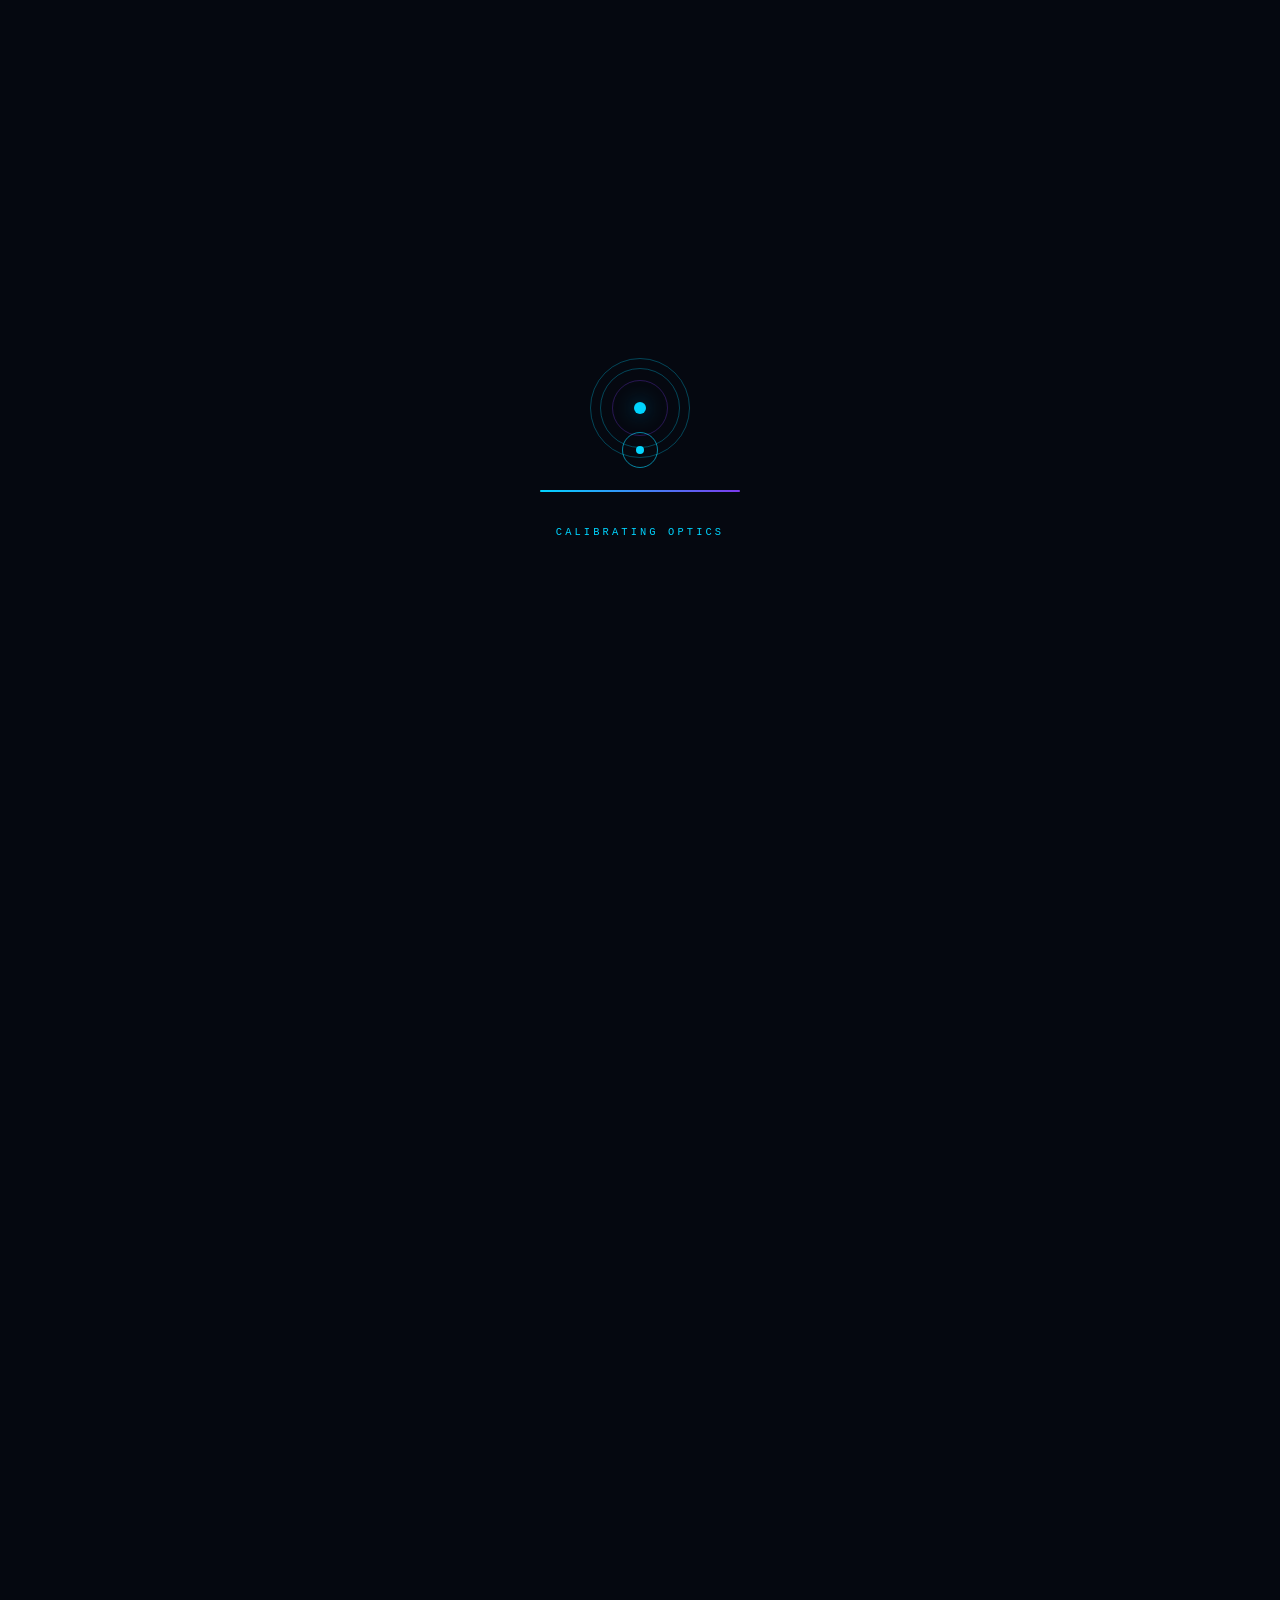
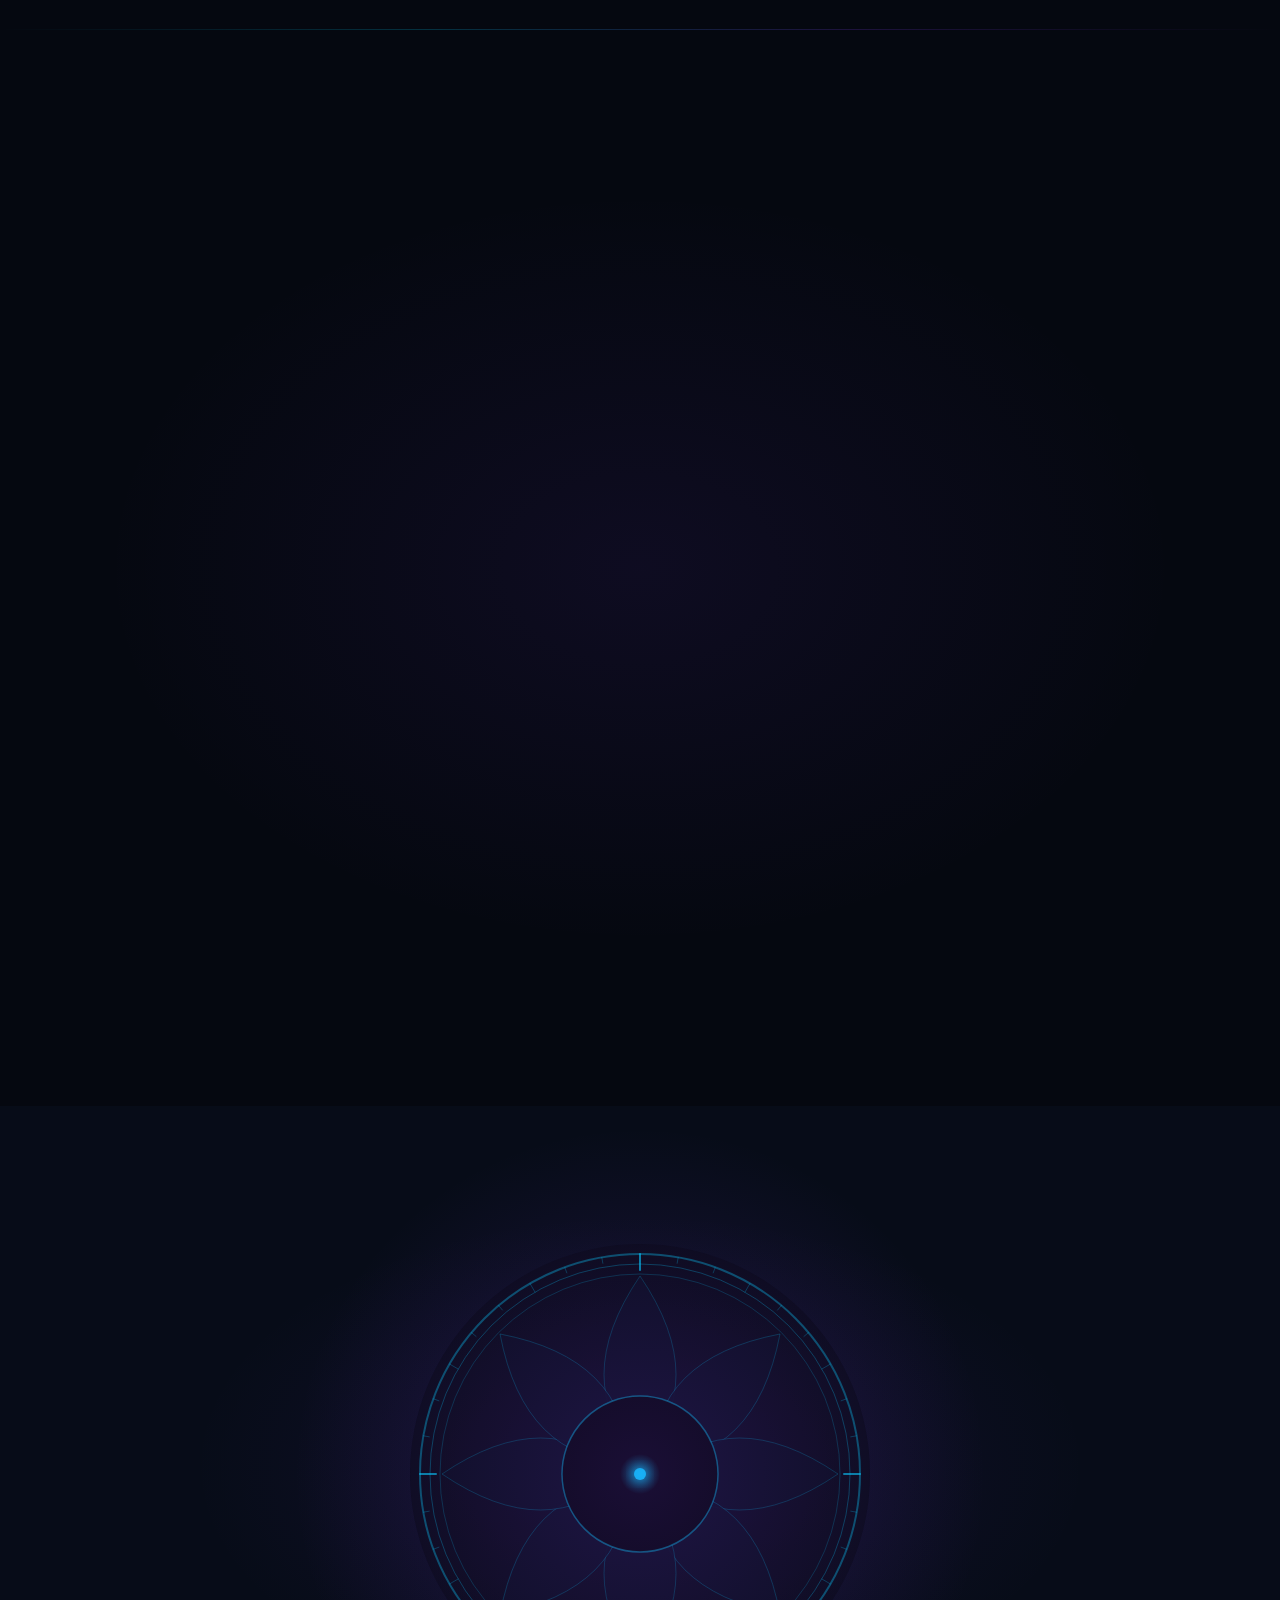
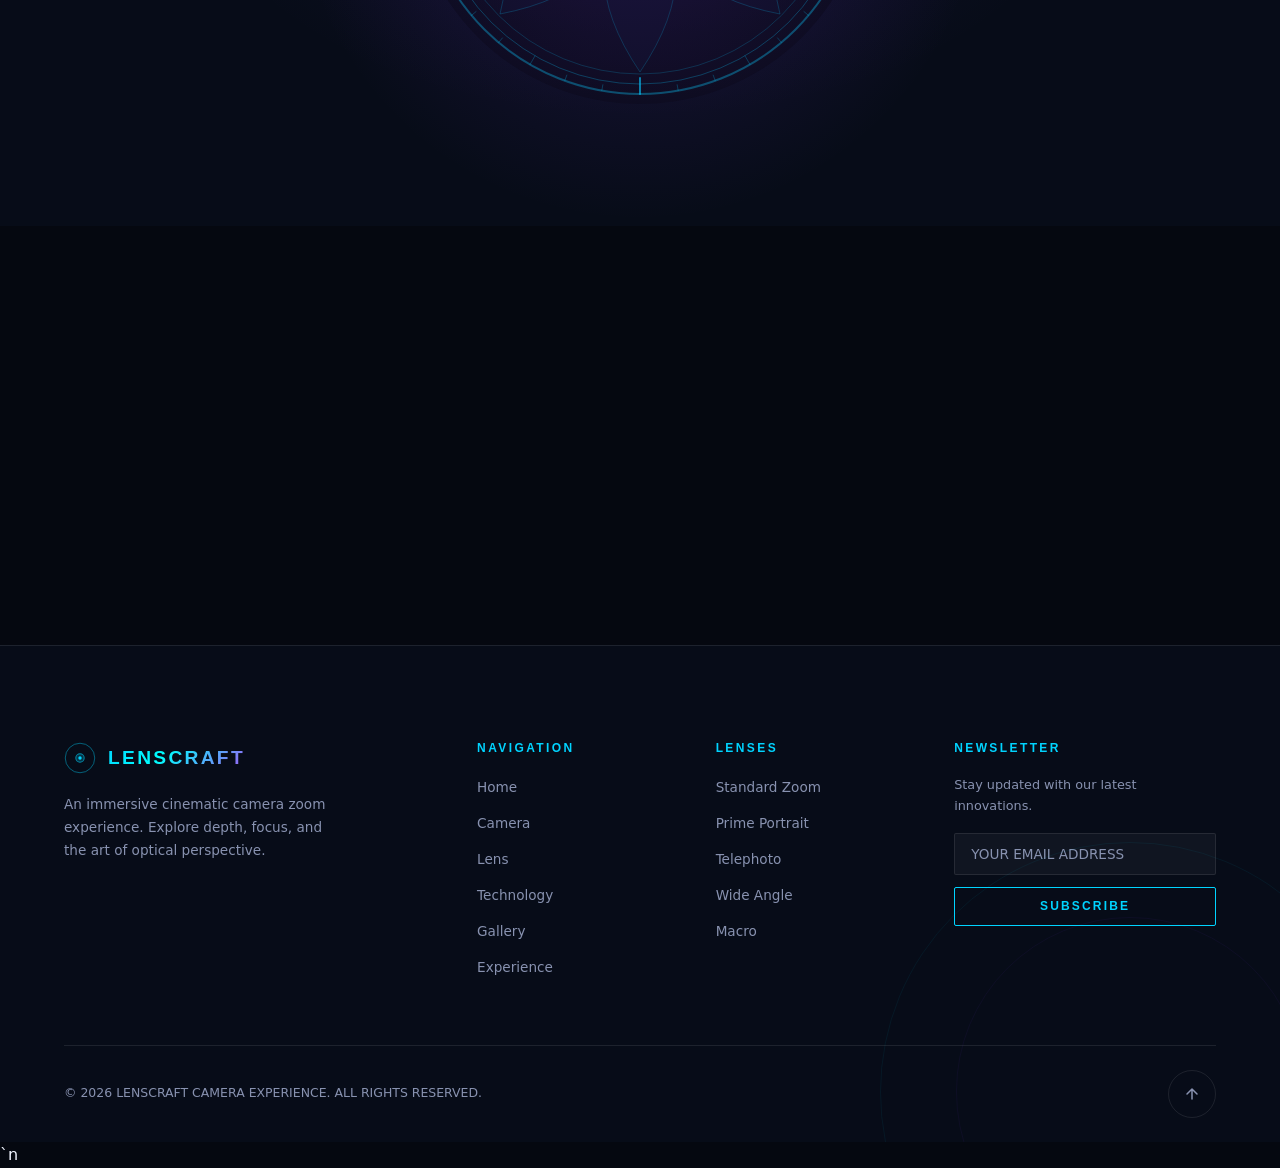
<file: lens.html>
<!DOCTYPE html>
<html lang="en">
<head>
  <meta charset="UTF-8"/>
  <meta name="viewport" content="width=device-width, initial-scale=1.0"/>
  <meta name="description" content="Lens Experience — Zoom, Focus, Aperture and cinematic optics"/>
  <title>LENS — LENSCRAFT</title>
  <link rel="stylesheet" href="css/style.css"/>
  <link rel="stylesheet" href="css/animations.css"/>
  <link rel="stylesheet" href="css/responsive.css"/>
</head>
<body>

<div id="loading-screen" aria-hidden="true">
  <div class="loading-lens"><div class="loading-ring loading-ring--1"></div><div class="loading-ring loading-ring--2"></div><div class="loading-ring loading-ring--3"></div><div class="loading-dot"></div></div>
  <div class="loading-bar-wrap"><div class="loading-bar"></div></div>
  <p class="loading-text">CALIBRATING OPTICS</p>
</div>

<div id="cursor-dot" aria-hidden="true"></div>
<div id="cursor-ring" aria-hidden="true"></div>
<div id="cursor-label" aria-hidden="true"></div>
<canvas id="particle-canvas" aria-hidden="true"></canvas>

<header id="site-header" role="banner">
  <a href="index.html" class="header-logo" aria-label="Lenscraft Home">
    <div class="logo-icon" aria-hidden="true"><svg viewBox="0 0 38 38" fill="none"><circle cx="19" cy="19" r="17.5" stroke="rgba(0,212,255,0.5)" stroke-width="1"/><circle cx="19" cy="19" r="12" stroke="rgba(0,212,255,0.35)" stroke-width="1"/><circle cx="19" cy="19" r="6.5" fill="rgba(0,212,255,0.15)" stroke="rgba(0,212,255,0.6)" stroke-width="1.2"/><circle cx="19" cy="19" r="2.5" fill="#00d4ff"/></svg></div>
    <span class="text-gradient">LENSCRAFT</span>
  </a>
  <nav class="header-nav" aria-label="Primary navigation">
    <a href="index.html">Home</a><a href="camera.html">Camera</a><a href="technology.html">Technology</a>
    <a href="lens.html" class="active">Features</a><a href="gallery.html">Gallery</a>
    <a href="experience.html">Experience</a><a href="contact.html">Contact</a>
  </nav>
  <a href="experience.html" class="btn-cta magnetic"><span class="magnetic-inner">EXPLORE CAMERA</span></a>
  <button class="hamburger" aria-label="Open navigation menu" aria-expanded="false" aria-controls="mobile-nav"><span></span><span></span><span></span></button>
</header>
<nav id="mobile-nav" aria-label="Mobile navigation" aria-hidden="true">
  <button class="mobile-close" aria-label="Close navigation">✕</button>
  <a href="index.html">Home</a><a href="camera.html">Camera</a><a href="technology.html">Technology</a>
  <a href="lens.html">Features</a><a href="gallery.html">Gallery</a><a href="experience.html">Experience</a>
  <a href="about.html">About</a><a href="contact.html">Contact</a>
</nav>

<!-- PAGE HERO — Large rotating lens -->
<section class="page-hero" aria-labelledby="lens-hero-title">
  <div class="page-hero-bg" style="background:radial-gradient(ellipse 70% 60% at 50% 60%,rgba(124,58,237,.2) 0%,transparent 70%),var(--clr-bg);"></div>
  <div class="page-hero-grid" aria-hidden="true"></div>

  <div class="page-hero-content">
    <div class="section-label anim-hero-1" style="justify-content:center;"><span class="neon-dot" style="background:var(--clr-violet-light);box-shadow:var(--glow-violet);"></span>OPTICAL LENS SYSTEM</div>
    <h1 id="lens-hero-title" class="page-hero-title anim-hero-2">
      THE <span class="text-gradient">LENS</span>
    </h1>
    <p class="page-hero-sub anim-hero-3">ZOOM · FOCUS · APERTURE · DEPTH</p>
    <p class="page-hero-desc anim-hero-4">Every ray of light passing through eighteen precision elements, each ground to within nanometres of perfection.</p>
  </div>

  <!-- Hero lens visual reacting to cursor -->
  <div class="page-hero-visual" style="position:absolute;inset:0;display:flex;align-items:center;justify-content:center;pointer-events:none;" aria-hidden="true">
    <div style="width:min(400px,65vw);height:min(400px,65vw);position:relative;" class="anim-hero-cam">
      <div class="hud-ring hud-ring--1" style="position:absolute;inset:-30px;width:auto;height:auto;border-radius:50%;"></div>
      <div class="hud-ring hud-ring--2" style="position:absolute;inset:-80px;width:auto;height:auto;border-radius:50%;"></div>
      <div class="lens-visual" style="position:relative;width:100%;height:100%;">
        <div class="lens-outer" style="inset:0;width:100%;height:100%;position:absolute;"></div>
        <div class="lens-glass" style="inset:6%;width:auto;height:auto;position:absolute;"></div>
        <div class="lens-aperture" style="inset:20%;width:auto;height:auto;position:absolute;">
          <div class="lens-focus-ring" style="inset:0;width:100%;height:100%;position:absolute;"></div>
          <div class="lens-inner" style="inset:15%;width:auto;height:auto;position:absolute;"></div>
          <div class="lens-center-dot" style="inset:42%;width:16%;height:16%;position:absolute;"></div>
        </div>
      </div>
    </div>
  </div>
</section>

<div class="section-divider"></div>

<!-- LENS OPTICS BREAKDOWN -->
<section style="padding:8rem 0;" aria-labelledby="optics-heading">
  <div class="container">
    <div class="section-header reveal">
      <div class="section-label"><span class="neon-dot"></span>OPTICAL FORMULA</div>
      <h2 id="optics-heading" class="section-title mt-sm">INSIDE THE <span class="text-gradient">GLASS</span></h2>
      <p style="color:var(--clr-grey);max-width:520px;margin:.8rem auto 0;font-size:.9rem;">Eighteen optical elements in thirteen groups, including four aspherical and three ED glass elements.</p>
    </div>

    <!-- Lens cross-section diagram -->
    <div class="glass-panel reveal reveal-delay-1" style="padding:3rem;margin-top:3rem;text-align:center;position:relative;overflow:hidden;">
      <div aria-hidden="true" style="position:absolute;inset:0;background:linear-gradient(90deg,rgba(0,212,255,.03) 1px,transparent 1px),linear-gradient(rgba(0,212,255,.03) 1px,transparent 1px);background-size:40px 40px;"></div>
      <svg viewBox="0 0 900 200" style="width:100%;max-width:800px;" xmlns="http://www.w3.org/2000/svg" aria-label="Lens element diagram">
        <!-- Barrel -->
        <rect x="20" y="20" width="860" height="160" rx="8" fill="none" stroke="rgba(0,212,255,0.15)" stroke-width="1"/>
        <!-- Optical axis -->
        <line x1="20" y1="100" x2="880" y2="100" stroke="rgba(0,212,255,0.2)" stroke-width="0.5" stroke-dasharray="6 4"/>
        <!-- Lens elements (simplified schematic) -->
        <!-- Group 1: zoom front -->
        <path d="M80 40 Q90 100 80 160" fill="rgba(0,212,255,0.06)" stroke="rgba(0,212,255,0.5)" stroke-width="1.5"/>
        <path d="M110 40 Q100 100 110 160" fill="rgba(0,212,255,0.06)" stroke="rgba(0,212,255,0.5)" stroke-width="1.5"/>
        <!-- Group 2: aspherical -->
        <path d="M170 50 Q185 100 170 150" fill="rgba(0,212,255,0.08)" stroke="rgba(0,212,255,0.6)" stroke-width="2"/>
        <path d="M200 50 Q188 100 200 150" fill="rgba(0,212,255,0.08)" stroke="rgba(0,212,255,0.6)" stroke-width="2"/>
        <text x="185" y="175" text-anchor="middle" font-family="monospace" font-size="9" fill="rgba(0,212,255,0.5)">ASP</text>
        <!-- Group 3: ED glass -->
        <path d="M270 55 Q282 100 270 145" fill="rgba(124,58,237,0.1)" stroke="rgba(124,58,237,0.5)" stroke-width="1.5"/>
        <path d="M295 55 Q283 100 295 145" fill="rgba(124,58,237,0.1)" stroke="rgba(124,58,237,0.5)" stroke-width="1.5"/>
        <text x="282" y="175" text-anchor="middle" font-family="monospace" font-size="9" fill="rgba(124,58,237,0.5)">ED</text>
        <!-- Aperture -->
        <line x1="420" y1="25" x2="420" y2="175" stroke="rgba(0,212,255,0.4)" stroke-width="1" stroke-dasharray="4 2"/>
        <text x="420" y="14" text-anchor="middle" font-family="monospace" font-size="9" fill="rgba(0,212,255,0.6)">IRIS</text>
        <path d="M410 55 L430 45 L430 55 L410 65 Z" fill="rgba(0,212,255,0.15)" stroke="rgba(0,212,255,0.4)" stroke-width="0.5"/>
        <path d="M410 135 L430 155 L430 145 L410 125 Z" fill="rgba(0,212,255,0.15)" stroke="rgba(0,212,255,0.4)" stroke-width="0.5"/>
        <!-- Group 4: focus -->
        <path d="M540 50 Q555 100 540 150" fill="rgba(0,212,255,0.08)" stroke="rgba(0,212,255,0.5)" stroke-width="1.5"/>
        <path d="M570 50 Q557 100 570 150" fill="rgba(0,212,255,0.08)" stroke="rgba(0,212,255,0.5)" stroke-width="1.5"/>
        <!-- Group 5: field flattener -->
        <path d="M640 55 Q652 100 640 145" fill="rgba(0,212,255,0.06)" stroke="rgba(0,212,255,0.45)" stroke-width="1.5"/>
        <path d="M665 55 Q654 100 665 145" fill="rgba(0,212,255,0.06)" stroke="rgba(0,212,255,0.45)" stroke-width="1.5"/>
        <!-- Group 6: rear -->
        <path d="M740 45 Q752 100 740 155" fill="rgba(0,212,255,0.1)" stroke="rgba(0,212,255,0.55)" stroke-width="2"/>
        <path d="M770 45 Q758 100 770 155" fill="rgba(0,212,255,0.1)" stroke="rgba(0,212,255,0.55)" stroke-width="2"/>
        <!-- Mount flange -->
        <rect x="820" y="35" width="40" height="130" rx="4" fill="rgba(0,0,0,0.6)" stroke="rgba(0,212,255,0.3)" stroke-width="1"/>
        <text x="840" y="107" text-anchor="middle" font-family="monospace" font-size="8" fill="rgba(0,212,255,0.4)">MOUNT</text>
        <!-- Labels -->
        <text x="95"  y="190" text-anchor="middle" font-family="monospace" font-size="8" fill="rgba(0,212,255,0.4)">GRP 1</text>
        <text x="535" y="190" text-anchor="middle" font-family="monospace" font-size="8" fill="rgba(0,212,255,0.4)">FOCUS</text>
        <text x="750" y="190" text-anchor="middle" font-family="monospace" font-size="8" fill="rgba(0,212,255,0.4)">REAR</text>
      </svg>
    </div>

    <!-- Lens stats grid -->
    <div style="display:grid;grid-template-columns:repeat(4,1fr);gap:1.5rem;margin-top:2rem;">
      <div class="glass-panel reveal reveal-delay-1" style="padding:1.5rem;text-align:center;">
        <div style="font-family:var(--font-head);font-size:2rem;font-weight:700;" class="text-gradient">18</div>
        <div style="font-size:.75rem;color:var(--clr-grey);letter-spacing:.1em;margin-top:.3rem;">ELEMENTS</div>
      </div>
      <div class="glass-panel reveal reveal-delay-2" style="padding:1.5rem;text-align:center;">
        <div style="font-family:var(--font-head);font-size:2rem;font-weight:700;" class="text-gradient">13</div>
        <div style="font-size:.75rem;color:var(--clr-grey);letter-spacing:.1em;margin-top:.3rem;">GROUPS</div>
      </div>
      <div class="glass-panel reveal reveal-delay-3" style="padding:1.5rem;text-align:center;">
        <div style="font-family:var(--font-head);font-size:2rem;font-weight:700;" class="text-gradient">4</div>
        <div style="font-size:.75rem;color:var(--clr-grey);letter-spacing:.1em;margin-top:.3rem;">ASPHERICAL</div>
      </div>
      <div class="glass-panel reveal reveal-delay-4" style="padding:1.5rem;text-align:center;">
        <div style="font-family:var(--font-head);font-size:2rem;font-weight:700;" class="text-gradient">11</div>
        <div style="font-size:.75rem;color:var(--clr-grey);letter-spacing:.1em;margin-top:.3rem;">APERTURE BLADES</div>
      </div>
    </div>
  </div>
</section>

<div class="section-divider"></div>

<!-- LENS LINEUP -->
<section style="padding:8rem 0;position:relative;overflow:hidden;" aria-labelledby="lineup-heading">
  <div aria-hidden="true" style="position:absolute;inset:0;background:radial-gradient(ellipse 60% 50% at 50% 50%,rgba(124,58,237,.08) 0%,transparent 70%);pointer-events:none;"></div>
  <div class="container">
    <div class="section-header reveal">
      <div class="section-label"><span class="neon-dot" style="background:var(--clr-violet-light);box-shadow:var(--glow-violet);"></span>LENS COLLECTION</div>
      <h2 id="lineup-heading" class="section-title mt-sm">THE <span class="text-gradient">LINEUP</span></h2>
    </div>

    <div style="display:grid;grid-template-columns:repeat(3,1fr);gap:1.5rem;margin-top:4rem;">
      <article class="tech-card reveal reveal-delay-1" data-tilt="10">
        <div class="tech-card-glow"></div>
        <div style="text-align:center;margin-bottom:1.5rem;" aria-hidden="true">
          <svg width="70" height="70" viewBox="0 0 70 70" fill="none"><circle cx="35" cy="35" r="33" stroke="rgba(0,212,255,0.3)" stroke-width="1"/><circle cx="35" cy="35" r="24" stroke="rgba(0,212,255,0.5)" stroke-width="1.5"/><circle cx="35" cy="35" r="14" fill="rgba(0,212,255,0.08)" stroke="#00d4ff" stroke-width="1.5"/><circle cx="35" cy="35" r="6" fill="rgba(0,212,255,0.3)"/></svg>
        </div>
        <h3 class="tech-card-title">24–70mm f/2.8</h3>
        <p class="tech-card-body">The essential workhorse zoom. From sweeping environmental shots to intimate portraits — constant f/2.8 throughout.</p>
        <div style="margin-top:1rem;font-family:var(--font-mono);font-size:.6rem;color:var(--clr-blue);letter-spacing:.15em;">STANDARD ZOOM</div>
        <span class="tech-card-number" aria-hidden="true">01</span>
      </article>

      <article class="tech-card reveal reveal-delay-2" data-tilt="10">
        <div class="tech-card-glow"></div>
        <div style="text-align:center;margin-bottom:1.5rem;" aria-hidden="true">
          <svg width="70" height="70" viewBox="0 0 70 70" fill="none"><circle cx="35" cy="35" r="33" stroke="rgba(124,58,237,0.3)" stroke-width="1"/><circle cx="35" cy="35" r="24" stroke="rgba(124,58,237,0.5)" stroke-width="1.5"/><circle cx="35" cy="35" r="14" fill="rgba(124,58,237,0.08)" stroke="#a855f7" stroke-width="1.5"/><circle cx="35" cy="35" r="6" fill="rgba(124,58,237,0.5)"/></svg>
        </div>
        <h3 class="tech-card-title" style="color:var(--clr-violet-light);">50mm f/1.2</h3>
        <p class="tech-card-body">The definitive nifty fifty. Ultra-shallow depth of field, extreme resolving power, and near-perfect circular bokeh at wide apertures.</p>
        <div style="margin-top:1rem;font-family:var(--font-mono);font-size:.6rem;color:var(--clr-violet-light);letter-spacing:.15em;">PRIME PORTRAIT</div>
        <span class="tech-card-number" aria-hidden="true">02</span>
      </article>

      <article class="tech-card reveal reveal-delay-3" data-tilt="10">
        <div class="tech-card-glow"></div>
        <div style="text-align:center;margin-bottom:1.5rem;" aria-hidden="true">
          <svg width="70" height="70" viewBox="0 0 70 70" fill="none"><circle cx="35" cy="35" r="33" stroke="rgba(0,212,255,0.3)" stroke-width="1"/><circle cx="35" cy="35" r="22" stroke="rgba(0,212,255,0.4)" stroke-width="1.5"/><circle cx="35" cy="35" r="12" fill="rgba(0,212,255,0.06)" stroke="rgba(0,212,255,0.6)" stroke-width="1.5"/><circle cx="35" cy="35" r="5" fill="rgba(0,212,255,0.4)"/><path d="M12 35 H58" stroke="rgba(0,212,255,0.2)" stroke-width="0.5"/></svg>
        </div>
        <h3 class="tech-card-title">70–200mm f/2.8</h3>
        <p class="tech-card-body">Reach across distance without sacrificing aperture. Sports, wildlife, and cinematic compression in a single telephoto zoom.</p>
        <div style="margin-top:1rem;font-family:var(--font-mono);font-size:.6rem;color:var(--clr-blue);letter-spacing:.15em;">TELEPHOTO ZOOM</div>
        <span class="tech-card-number" aria-hidden="true">03</span>
      </article>

      <article class="tech-card reveal reveal-delay-1" data-tilt="10">
        <div class="tech-card-glow"></div>
        <div style="text-align:center;margin-bottom:1.5rem;" aria-hidden="true">
          <svg width="70" height="70" viewBox="0 0 70 70" fill="none"><circle cx="35" cy="35" r="33" stroke="rgba(0,212,255,0.2)" stroke-width="1"/><path d="M12 35 Q35 10 58 35 Q35 60 12 35Z" fill="rgba(0,212,255,0.05)" stroke="rgba(0,212,255,0.5)" stroke-width="1.5"/><circle cx="35" cy="35" r="6" fill="#00d4ff"/></svg>
        </div>
        <h3 class="tech-card-title">16–35mm f/2.8</h3>
        <p class="tech-card-body">Wide-angle cinematic vision. Dramatic perspectives, environmental storytelling, and architectural grandeur from close range.</p>
        <div style="margin-top:1rem;font-family:var(--font-mono);font-size:.6rem;color:var(--clr-blue);letter-spacing:.15em;">WIDE ANGLE ZOOM</div>
        <span class="tech-card-number" aria-hidden="true">04</span>
      </article>

      <article class="tech-card reveal reveal-delay-2" data-tilt="10">
        <div class="tech-card-glow"></div>
        <div style="text-align:center;margin-bottom:1.5rem;" aria-hidden="true">
          <svg width="70" height="70" viewBox="0 0 70 70" fill="none"><circle cx="35" cy="35" r="33" stroke="rgba(124,58,237,0.2)" stroke-width="1"/><circle cx="35" cy="35" r="20" stroke="rgba(124,58,237,0.4)" stroke-width="1.5" stroke-dasharray="4 3"/><circle cx="35" cy="35" r="10" fill="rgba(124,58,237,0.1)" stroke="#a855f7" stroke-width="2"/><circle cx="35" cy="35" r="4" fill="#a855f7"/></svg>
        </div>
        <h3 class="tech-card-title" style="color:var(--clr-violet-light);">100mm Macro f/2.8</h3>
        <p class="tech-card-body">1:1 life-size macro reproduction ratio. Reveal the hidden detail of the microscopic world with cinematic clarity.</p>
        <div style="margin-top:1rem;font-family:var(--font-mono);font-size:.6rem;color:var(--clr-violet-light);letter-spacing:.15em;">MACRO PRIME</div>
        <span class="tech-card-number" aria-hidden="true">05</span>
      </article>

      <article class="tech-card reveal reveal-delay-3" data-tilt="10">
        <div class="tech-card-glow"></div>
        <div style="text-align:center;margin-bottom:1.5rem;" aria-hidden="true">
          <svg width="70" height="70" viewBox="0 0 70 70" fill="none"><circle cx="35" cy="35" r="33" stroke="rgba(0,212,255,0.2)" stroke-width="1"/><circle cx="35" cy="35" r="26" fill="none" stroke="rgba(0,212,255,0.3)" stroke-width="1"/><circle cx="35" cy="35" r="18" fill="rgba(0,212,255,0.06)" stroke="rgba(0,212,255,0.5)" stroke-width="1.5"/><circle cx="35" cy="35" r="5" fill="#00d4ff"/><line x1="35" y1="9" x2="35" y2="17" stroke="rgba(0,212,255,0.5)" stroke-width="1.5"/><line x1="35" y1="53" x2="35" y2="61" stroke="rgba(0,212,255,0.5)" stroke-width="1.5"/></svg>
        </div>
        <h3 class="tech-card-title">400mm f/2.8</h3>
        <p class="tech-card-body">The pinnacle super-telephoto prime. Bridge the impossible distance between photographer and subject with uncompromising performance.</p>
        <div style="margin-top:1rem;font-family:var(--font-mono);font-size:.6rem;color:var(--clr-blue);letter-spacing:.15em;">SUPER TELEPHOTO</div>
        <span class="tech-card-number" aria-hidden="true">06</span>
      </article>
    </div>
  </div>
</section>

<!-- APERTURE SECTION REUSE -->
<section id="aperture-section" style="min-height:80vh;" aria-labelledby="lens-aperture-heading">
  <div aria-hidden="true" style="position:absolute;inset:0;background:radial-gradient(ellipse 50% 50% at 50% 50%,rgba(124,58,237,.1) 0%,transparent 70%);pointer-events:none;"></div>
  <div style="position:absolute;top:4rem;left:50%;transform:translateX(-50%);text-align:center;z-index:10;">
    <div class="section-label reveal" style="justify-content:center;"><span class="neon-dot" style="background:var(--clr-violet-light);box-shadow:var(--glow-violet);"></span>APERTURE BLADES</div>
    <h2 id="lens-aperture-heading" class="section-title mt-sm reveal reveal-delay-1">IRIS <span class="text-gradient">IN MOTION</span></h2>
  </div>
  <div class="aperture-wrap">
    <div class="aperture-glow"></div>
    <div class="aperture-svg" aria-label="Camera aperture animation" role="img"></div>
  </div>
  <div style="position:absolute;bottom:3rem;left:50%;transform:translateX(-50%);text-align:center;z-index:10;pointer-events:none;max-width:480px;padding:0 2rem;">
    <p class="reveal" style="color:var(--clr-grey);font-size:.85rem;">
      Eleven perfectly rounded aperture blades maintain a circular opening at every f-stop setting, producing smooth cinematic bokeh throughout the entire aperture range.
    </p>
  </div>
</section>

<!-- CTA -->
<section style="padding:6rem 0;text-align:center;" aria-labelledby="lens-cta-heading">
  <div class="container reveal">
    <div class="section-label" style="justify-content:center;margin-bottom:1rem;"><span class="neon-dot"></span>EXPLORE MORE</div>
    <h2 id="lens-cta-heading" class="section-title">ENTER THE <span class="text-gradient">EXPERIENCE</span></h2>
    <p style="color:var(--clr-grey);max-width:460px;margin:1rem auto 2rem;font-size:.9rem;">See how all the optical elements combine in the full cinematic zoom experience.</p>
    <a href="experience.html" class="btn-hero magnetic" style="display:inline-flex;">
      <span class="magnetic-inner">BEGIN EXPERIENCE <svg class="arrow" viewBox="0 0 18 18" fill="none"><path d="M3 9h12M10 4l5 5-5 5" stroke="currentColor" stroke-width="1.5" stroke-linecap="round" stroke-linejoin="round"/></svg></span>
    </a>
  </div>
</section>

<footer id="site-footer" role="contentinfo">
  <div class="footer-lens" aria-hidden="true"></div>
  <div class="footer-inner">
    <div class="footer-grid">
      <div class="footer-brand">
        <div class="footer-logo"><svg width="32" height="32" viewBox="0 0 38 38" fill="none" aria-hidden="true"><circle cx="19" cy="19" r="17.5" stroke="rgba(0,212,255,0.5)" stroke-width="1"/><circle cx="19" cy="19" r="5" fill="rgba(0,212,255,0.2)" stroke="rgba(0,212,255,0.6)" stroke-width="1.2"/><circle cx="19" cy="19" r="2" fill="#00d4ff"/></svg><span class="text-gradient">LENSCRAFT</span></div>
        <p class="footer-tagline">An immersive cinematic camera zoom experience. Explore depth, focus, and the art of optical perspective.</p>
      </div>
      <div class="footer-col"><h4>Navigation</h4><ul><li><a href="index.html">Home</a></li><li><a href="camera.html">Camera</a></li><li><a href="lens.html">Lens</a></li><li><a href="technology.html">Technology</a></li><li><a href="gallery.html">Gallery</a></li><li><a href="experience.html">Experience</a></li></ul></div>
      <div class="footer-col"><h4>Lenses</h4><ul><li><a href="lens.html">Standard Zoom</a></li><li><a href="lens.html">Prime Portrait</a></li><li><a href="lens.html">Telephoto</a></li><li><a href="lens.html">Wide Angle</a></li><li><a href="lens.html">Macro</a></li></ul></div>
      <div class="footer-newsletter footer-col"><h4>Newsletter</h4><p style="font-size:.8rem;color:var(--clr-grey);margin-bottom:1rem;">Stay updated with our latest innovations.</p><div class="footer-newsletter"><input type="email" placeholder="YOUR EMAIL ADDRESS" aria-label="Email"/><button class="btn-cta"><span>SUBSCRIBE</span></button></div></div>
    </div>
    <div class="footer-bottom">
      <p class="footer-copy">© 2026 LENSCRAFT CAMERA EXPERIENCE. ALL RIGHTS RESERVED.</p>
      <button class="btn-top" aria-label="Back to top"><svg width="18" height="18" viewBox="0 0 18 18" fill="none"><path d="M9 14V4M4 9l5-5 5 5" stroke="currentColor" stroke-width="1.5" stroke-linecap="round" stroke-linejoin="round"/></svg></button>
    </div>
  </div>
</footer>

<script src="js/particles.js"></script>
<script src="js/cursor.js"></script>
<script src="js/camera-3d.js"></script>
<script src="js/scroll.js"></script>
<script src="js/gallery.js"></script>
<script src="js/gallery-images.js"></script>`n<script src="js/main.js"></script>
</body>
</html>
</file>
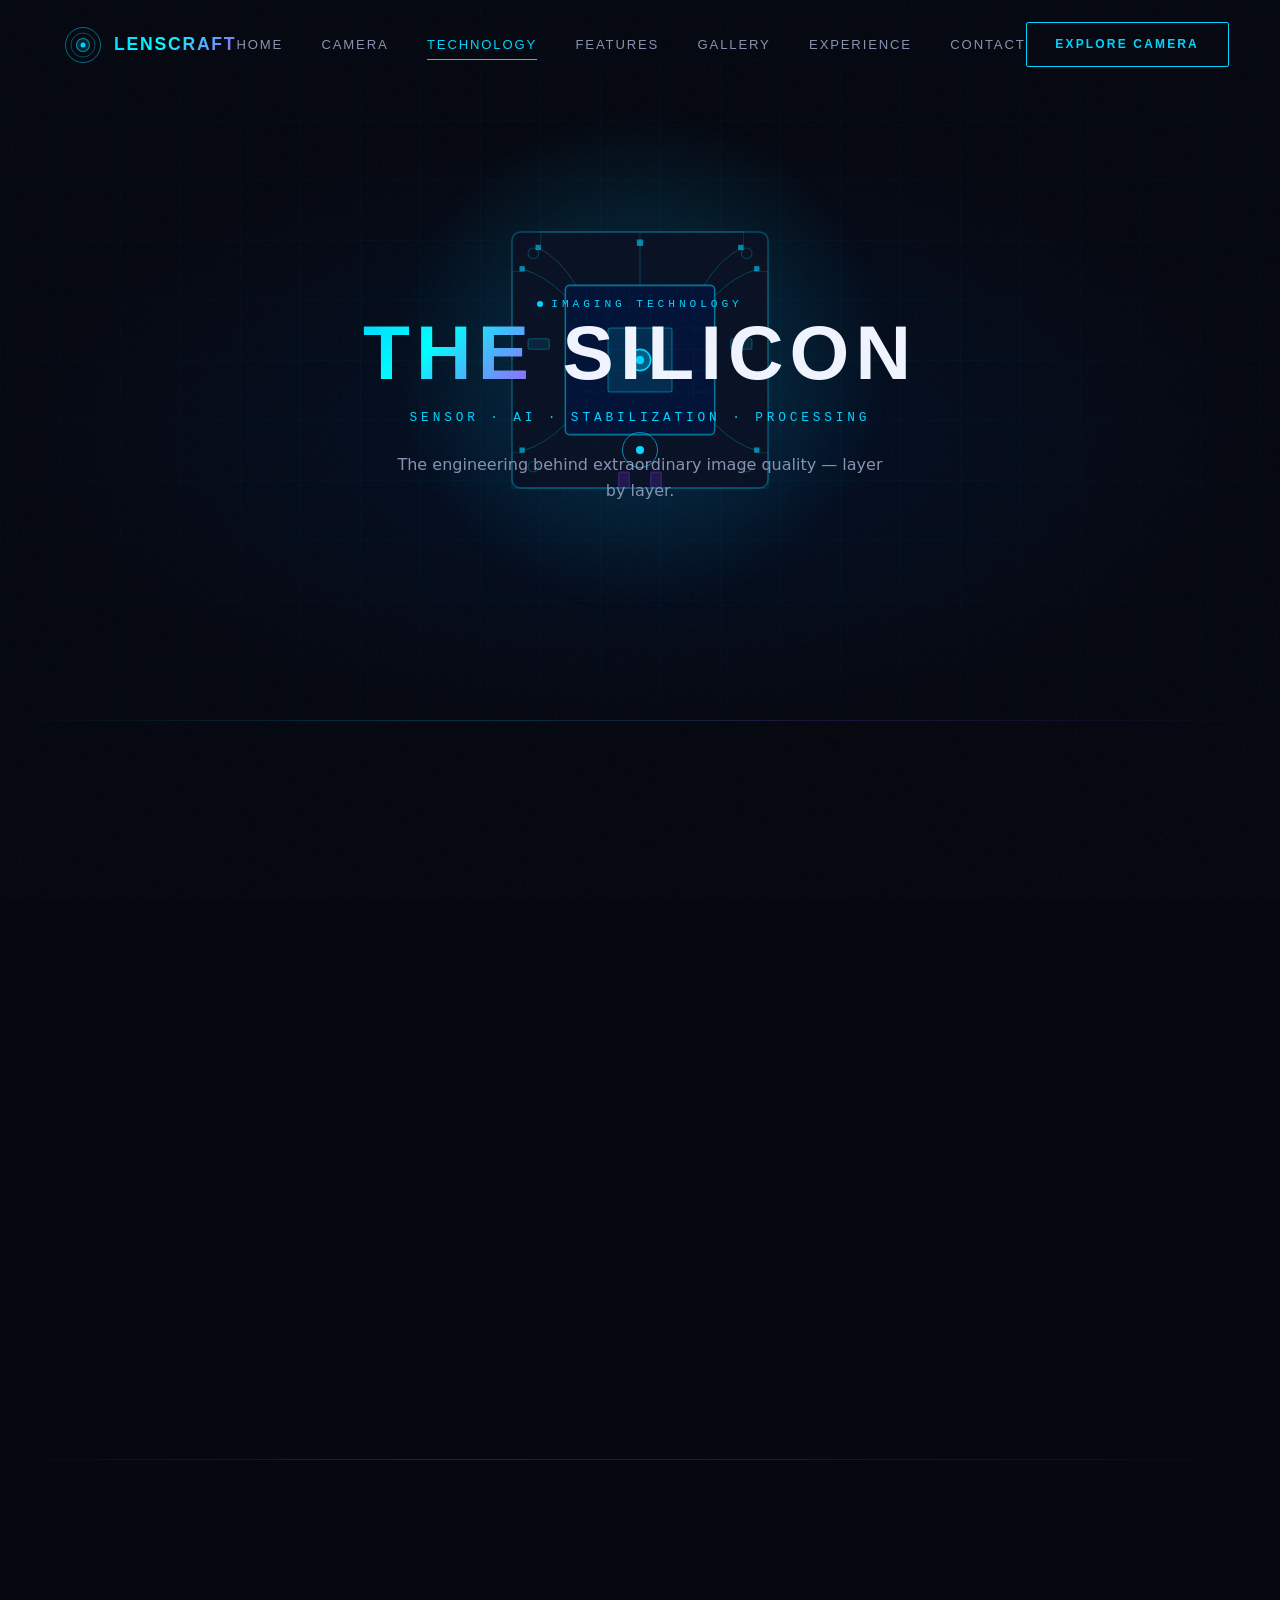
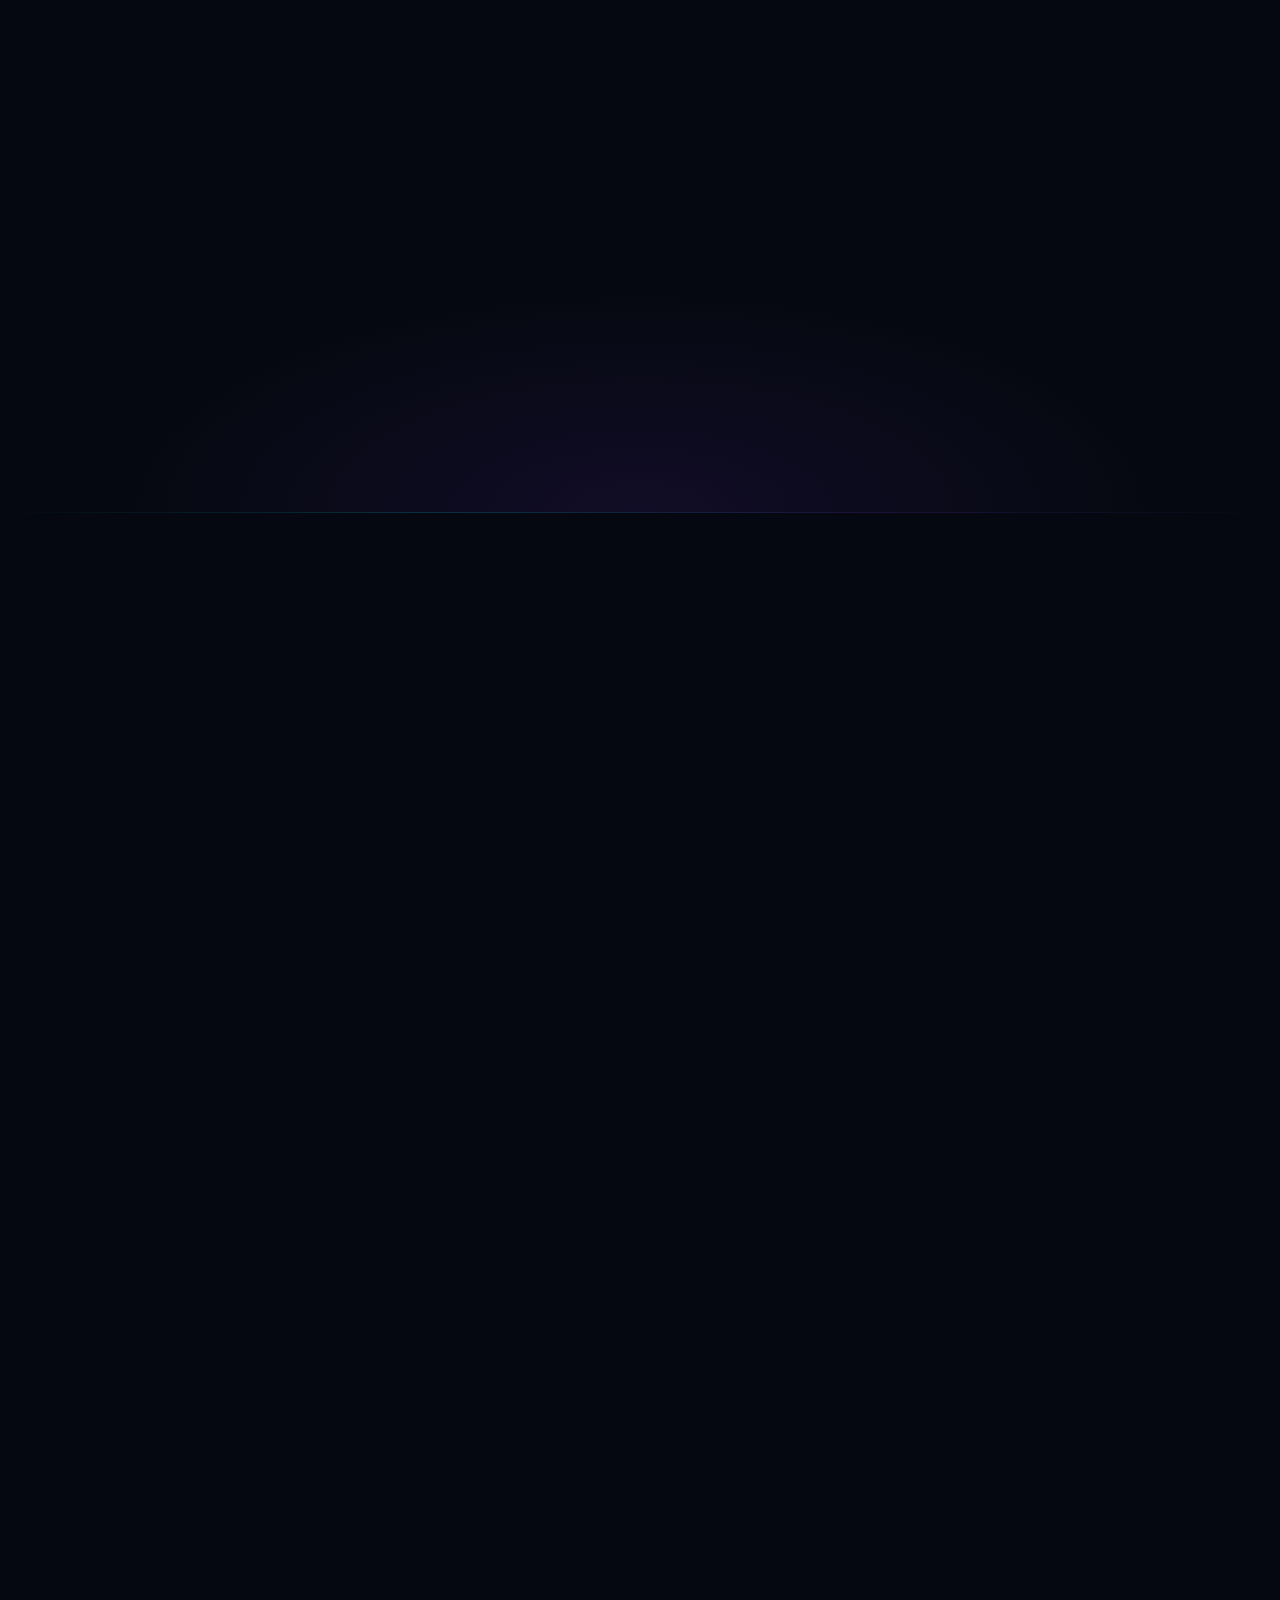
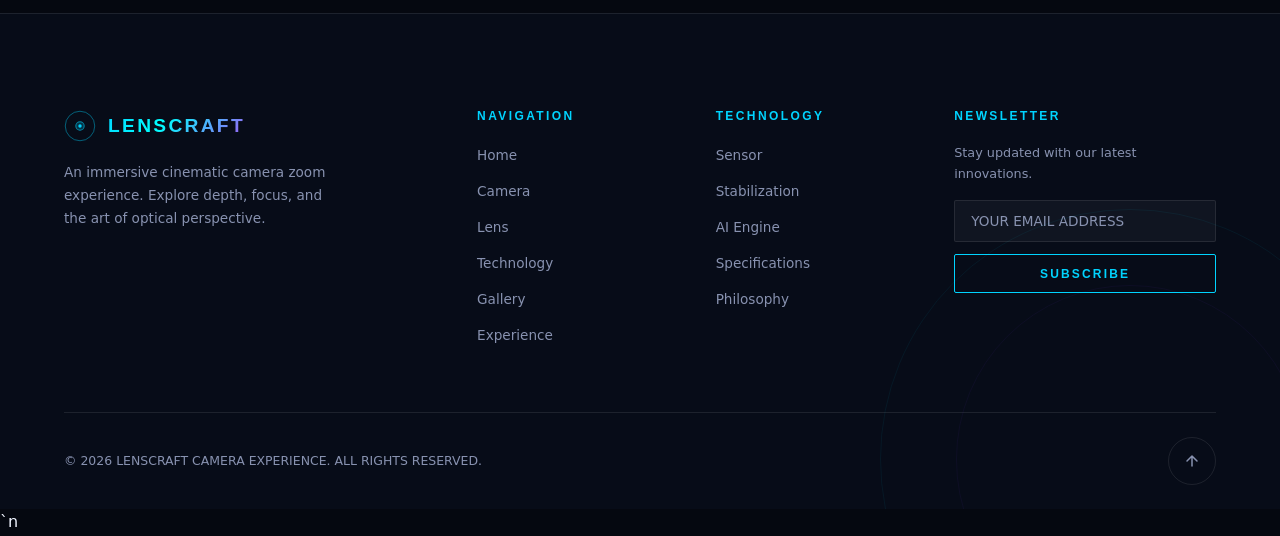
<file: technology.html>
<!DOCTYPE html>
<html lang="en">
<head>
  <meta charset="UTF-8"/>
  <meta name="viewport" content="width=device-width, initial-scale=1.0"/>
  <meta name="description" content="Camera Technology — Sensor, stabilization and image processing"/>
  <title>TECHNOLOGY — LENSCRAFT</title>
  <link rel="stylesheet" href="css/style.css"/>
  <link rel="stylesheet" href="css/animations.css"/>
  <link rel="stylesheet" href="css/responsive.css"/>
</head>
<body>

<div id="loading-screen" aria-hidden="true">
  <div class="loading-lens"><div class="loading-ring loading-ring--1"></div><div class="loading-ring loading-ring--2"></div><div class="loading-ring loading-ring--3"></div><div class="loading-dot"></div></div>
  <div class="loading-bar-wrap"><div class="loading-bar"></div></div>
  <p class="loading-text">PROCESSING TECHNOLOGY</p>
</div>

<div id="cursor-dot" aria-hidden="true"></div>
<div id="cursor-ring" aria-hidden="true"></div>
<div id="cursor-label" aria-hidden="true"></div>
<canvas id="particle-canvas" aria-hidden="true"></canvas>

<header id="site-header" role="banner">
  <a href="index.html" class="header-logo" aria-label="Lenscraft Home">
    <div class="logo-icon" aria-hidden="true"><svg viewBox="0 0 38 38" fill="none"><circle cx="19" cy="19" r="17.5" stroke="rgba(0,212,255,0.5)" stroke-width="1"/><circle cx="19" cy="19" r="12" stroke="rgba(0,212,255,0.35)" stroke-width="1"/><circle cx="19" cy="19" r="6.5" fill="rgba(0,212,255,0.15)" stroke="rgba(0,212,255,0.6)" stroke-width="1.2"/><circle cx="19" cy="19" r="2.5" fill="#00d4ff"/></svg></div>
    <span class="text-gradient">LENSCRAFT</span>
  </a>
  <nav class="header-nav" aria-label="Primary navigation">
    <a href="index.html">Home</a><a href="camera.html">Camera</a><a href="technology.html" class="active">Technology</a>
    <a href="lens.html">Features</a><a href="gallery.html">Gallery</a><a href="experience.html">Experience</a><a href="contact.html">Contact</a>
  </nav>
  <a href="experience.html" class="btn-cta magnetic"><span class="magnetic-inner">EXPLORE CAMERA</span></a>
  <button class="hamburger" aria-label="Open navigation menu" aria-expanded="false" aria-controls="mobile-nav"><span></span><span></span><span></span></button>
</header>
<nav id="mobile-nav" aria-label="Mobile navigation" aria-hidden="true">
  <button class="mobile-close" aria-label="Close navigation">✕</button>
  <a href="index.html">Home</a><a href="camera.html">Camera</a><a href="technology.html">Technology</a>
  <a href="lens.html">Features</a><a href="gallery.html">Gallery</a><a href="experience.html">Experience</a>
  <a href="about.html">About</a><a href="contact.html">Contact</a>
</nav>

<!-- PAGE HERO — Floating circuit/sensor visual -->
<section class="page-hero" aria-labelledby="tech-hero-title">
  <div class="page-hero-bg" style="background:radial-gradient(ellipse 70% 60% at 50% 60%,rgba(0,40,100,.3) 0%,transparent 70%),var(--clr-bg);"></div>
  <div class="page-hero-grid" aria-hidden="true"></div>

  <!-- floating sensor visual -->
  <div class="page-hero-visual" style="position:absolute;inset:0;display:flex;align-items:center;justify-content:center;pointer-events:none;" aria-hidden="true">
    <div class="anim-hero-cam" style="position:relative;width:min(320px,55vw);height:min(320px,55vw);">
      <div class="camera-glow" style="position:absolute;inset:-30%;z-index:0;background:radial-gradient(circle,rgba(0,212,255,.2) 0%,transparent 70%);border-radius:50%;animation:glow-pulse 4s ease-in-out infinite alternate;"></div>
      <svg viewBox="0 0 300 300" style="width:100%;height:100%;position:relative;z-index:1;" xmlns="http://www.w3.org/2000/svg" aria-hidden="true">
        <!-- Circuit board base -->
        <rect x="30" y="30" width="240" height="240" rx="8" fill="rgba(10,16,35,0.9)" stroke="rgba(0,212,255,0.3)" stroke-width="1.5"/>
        <!-- Sensor die -->
        <rect x="80" y="80" width="140" height="140" rx="4" fill="rgba(0,20,60,0.8)" stroke="rgba(0,212,255,0.5)" stroke-width="1.5"/>
        <!-- Pixel grid -->
        <g stroke="rgba(0,212,255,0.08)" stroke-width="0.5">
          <line x1="80" y1="100" x2="220" y2="100"/><line x1="80" y1="120" x2="220" y2="120"/>
          <line x1="80" y1="140" x2="220" y2="140"/><line x1="80" y1="160" x2="220" y2="160"/>
          <line x1="80" y1="180" x2="220" y2="180"/><line x1="80" y1="200" x2="220" y2="200"/>
          <line x1="100" y1="80" x2="100" y2="220"/><line x1="120" y1="80" x2="120" y2="220"/>
          <line x1="140" y1="80" x2="140" y2="220"/><line x1="160" y1="80" x2="160" y2="220"/>
          <line x1="180" y1="80" x2="180" y2="220"/><line x1="200" y1="80" x2="200" y2="220"/>
        </g>
        <!-- Active photosites highlight -->
        <rect x="120" y="120" width="60" height="60" rx="2" fill="rgba(0,212,255,0.12)" stroke="rgba(0,212,255,0.4)" stroke-width="1"/>
        <!-- Center photosite -->
        <circle cx="150" cy="150" r="10" fill="rgba(0,212,255,0.3)" stroke="#00d4ff" stroke-width="1.5"/>
        <circle cx="150" cy="150" r="4"  fill="#00d4ff"/>
        <!-- Bond wires -->
        <g stroke="rgba(0,212,255,0.3)" stroke-width="0.8" fill="none">
          <path d="M80 90 Q60 70 40 65"/><path d="M90 80 Q75 55 55 45"/><path d="M150 80 Q150 55 150 40"/>
          <path d="M220 90 Q240 70 260 65"/><path d="M210 80 Q225 55 245 45"/>
          <path d="M80 210 Q60 230 40 235"/><path d="M220 210 Q240 230 260 235"/>
        </g>
        <!-- Bond pads -->
        <g fill="rgba(0,212,255,0.6)">
          <rect x="37" y="62" width="5" height="5"/><rect x="52" y="42" width="5" height="5"/>
          <rect x="147" y="37" width="6" height="6"/><rect x="257" y="62" width="5" height="5"/>
          <rect x="242" y="42" width="5" height="5"/><rect x="37" y="232" width="5" height="5"/>
          <rect x="257" y="232" width="5" height="5"/>
        </g>
        <!-- Trace lines on board -->
        <g stroke="rgba(0,212,255,0.15)" stroke-width="1" fill="none">
          <path d="M40 67 L30 67 L30 150"/><path d="M57 47 L57 30 L150 30"/>
          <path d="M150 43 L150 30"/><path d="M262 67 L270 67 L270 150"/>
          <path d="M247 47 L247 30 L150 30"/>
          <path d="M40 237 L30 237 L30 270 L150 270"/><path d="M262 237 L270 237 L270 270 L150 270"/>
        </g>
        <!-- Corner screw holes -->
        <circle cx="50" cy="50" r="5" fill="none" stroke="rgba(0,212,255,0.25)" stroke-width="1"/>
        <circle cx="250" cy="50" r="5" fill="none" stroke="rgba(0,212,255,0.25)" stroke-width="1"/>
        <circle cx="50" cy="250" r="5" fill="none" stroke="rgba(0,212,255,0.25)" stroke-width="1"/>
        <circle cx="250" cy="250" r="5" fill="none" stroke="rgba(0,212,255,0.25)" stroke-width="1"/>
        <!-- Capacitors / components -->
        <rect x="235" y="130" width="20" height="10" rx="2" fill="rgba(0,212,255,0.1)" stroke="rgba(0,212,255,0.3)" stroke-width="1"/>
        <rect x="45" y="130" width="20" height="10" rx="2" fill="rgba(0,212,255,0.1)" stroke="rgba(0,212,255,0.3)" stroke-width="1"/>
        <rect x="130" y="255" width="10" height="15" rx="2" fill="rgba(124,58,237,0.2)" stroke="rgba(124,58,237,0.4)" stroke-width="1"/>
        <rect x="160" y="255" width="10" height="15" rx="2" fill="rgba(124,58,237,0.2)" stroke="rgba(124,58,237,0.4)" stroke-width="1"/>
      </svg>
    </div>
  </div>

  <div class="page-hero-content" style="position:relative;z-index:10;">
    <div class="section-label anim-hero-1" style="justify-content:center;"><span class="neon-dot"></span>IMAGING TECHNOLOGY</div>
    <h1 id="tech-hero-title" class="page-hero-title anim-hero-2"><span class="text-gradient">THE</span> SILICON</h1>
    <p class="page-hero-sub anim-hero-3">SENSOR · AI · STABILIZATION · PROCESSING</p>
    <p class="page-hero-desc anim-hero-4">The engineering behind extraordinary image quality — layer by layer.</p>
  </div>
</section>

<div class="section-divider"></div>

<!-- SENSOR TECHNOLOGY -->
<section style="padding:8rem 0;" aria-labelledby="sensor-heading">
  <div class="container">
    <div style="display:grid;grid-template-columns:1fr 1fr;gap:6rem;align-items:center;">
      <div class="reveal-left">
        <div class="section-label"><span class="neon-dot"></span>SENSOR ARCHITECTURE</div>
        <h2 id="sensor-heading" class="intro-heading mt-sm">BACK-ILLUMINATED<br/><span class="text-gradient">STACKED SENSOR</span></h2>
        <p class="intro-body mt-md">Traditional sensors place the wiring layer between the light-sensitive photodiodes and the lens. BSI flips this arrangement — wiring goes behind, maximising the light-gathering surface of each pixel.</p>
        <p class="intro-body mt-sm">The stacked design adds a dedicated memory layer beneath the sensor, enabling reads at 60× the speed of conventional sensors.</p>
        <div class="intro-stats mt-md">
          <div class="intro-stat-item reveal reveal-delay-1">
            <div class="intro-stat-num text-gradient">61MP</div>
            <div class="intro-stat-desc">Resolution</div>
          </div>
          <div class="intro-stat-item reveal reveal-delay-2">
            <div class="intro-stat-num text-gradient">15+</div>
            <div class="intro-stat-desc">Stops DR</div>
          </div>
          <div class="intro-stat-item reveal reveal-delay-3">
            <div class="intro-stat-num text-gradient">60×</div>
            <div class="intro-stat-desc">Read Speed</div>
          </div>
        </div>
      </div>
      <div class="reveal-right" style="display:flex;flex-direction:column;gap:1rem;">
        <!-- Sensor layer diagram -->
        <div class="glass-panel" style="padding:2rem;position:relative;overflow:hidden;">
          <div style="position:absolute;inset:0;background:linear-gradient(90deg,rgba(0,212,255,.02) 1px,transparent 1px),linear-gradient(rgba(0,212,255,.02) 1px,transparent 1px);background-size:24px 24px;" aria-hidden="true"></div>
          <h3 style="font-family:var(--font-head);font-size:.7rem;letter-spacing:.25em;text-transform:uppercase;color:var(--clr-blue);margin-bottom:1.5rem;">SENSOR LAYER STACK</h3>
          <div style="display:flex;flex-direction:column;gap:.6rem;">
            <div style="background:linear-gradient(90deg,rgba(0,212,255,.15),rgba(0,212,255,.05));border:1px solid rgba(0,212,255,.3);border-radius:3px;padding:.6rem 1rem;display:flex;justify-content:space-between;align-items:center;">
              <span style="font-family:var(--font-mono);font-size:.7rem;letter-spacing:.1em;">MICROLENS ARRAY</span>
              <span style="font-size:.7rem;color:var(--clr-blue);">Layer 1</span>
            </div>
            <div style="background:linear-gradient(90deg,rgba(0,212,255,.1),rgba(0,212,255,.03));border:1px solid rgba(0,212,255,.2);border-radius:3px;padding:.6rem 1rem;display:flex;justify-content:space-between;align-items:center;">
              <span style="font-family:var(--font-mono);font-size:.7rem;letter-spacing:.1em;">COLOUR FILTER ARRAY</span>
              <span style="font-size:.7rem;color:var(--clr-blue);">Layer 2</span>
            </div>
            <div style="background:linear-gradient(90deg,rgba(0,212,255,.18),rgba(0,212,255,.08));border:1px solid rgba(0,212,255,.4);border-radius:3px;padding:.6rem 1rem;display:flex;justify-content:space-between;align-items:center;">
              <span style="font-family:var(--font-mono);font-size:.7rem;letter-spacing:.1em;color:var(--clr-white);">PHOTODIODE LAYER (BSI)</span>
              <span style="font-size:.7rem;color:var(--clr-blue);">Layer 3</span>
            </div>
            <div style="background:linear-gradient(90deg,rgba(124,58,237,.12),rgba(124,58,237,.04));border:1px solid rgba(124,58,237,.3);border-radius:3px;padding:.6rem 1rem;display:flex;justify-content:space-between;align-items:center;">
              <span style="font-family:var(--font-mono);font-size:.7rem;letter-spacing:.1em;">WIRING / CIRCUIT</span>
              <span style="font-size:.7rem;color:var(--clr-violet-light);">Layer 4</span>
            </div>
            <div style="background:linear-gradient(90deg,rgba(124,58,237,.18),rgba(124,58,237,.08));border:1px solid rgba(124,58,237,.4);border-radius:3px;padding:.6rem 1rem;display:flex;justify-content:space-between;align-items:center;">
              <span style="font-family:var(--font-mono);font-size:.7rem;letter-spacing:.1em;color:var(--clr-white);">DRAM MEMORY LAYER</span>
              <span style="font-size:.7rem;color:var(--clr-violet-light);">Layer 5</span>
            </div>
            <div style="background:rgba(5,8,16,.8);border:1px solid rgba(255,255,255,.06);border-radius:3px;padding:.6rem 1rem;display:flex;justify-content:space-between;align-items:center;">
              <span style="font-family:var(--font-mono);font-size:.7rem;letter-spacing:.1em;">SIGNAL PROCESSOR</span>
              <span style="font-size:.7rem;color:var(--clr-grey);">Layer 6</span>
            </div>
          </div>
        </div>
      </div>
    </div>
  </div>
</section>

<div class="section-divider"></div>

<!-- IBIS TECHNOLOGY -->
<section style="padding:8rem 0;position:relative;overflow:hidden;" aria-labelledby="ibis-heading">
  <div aria-hidden="true" style="position:absolute;inset:0;background:radial-gradient(ellipse 60% 50% at 50% 100%,rgba(124,58,237,.1) 0%,transparent 70%);pointer-events:none;"></div>
  <div class="container">
    <div class="section-header reveal">
      <div class="section-label"><span class="neon-dot" style="background:var(--clr-violet-light);box-shadow:var(--glow-violet);"></span>IBIS SYSTEM</div>
      <h2 id="ibis-heading" class="section-title mt-sm">7-STOP <span class="text-gradient">STABILIZATION</span></h2>
      <p style="color:var(--clr-grey);max-width:500px;margin:.8rem auto 0;font-size:.9rem;">Five-axis in-body image stabilization physically moves the sensor to counteract camera motion on all axes simultaneously.</p>
    </div>

    <div style="display:grid;grid-template-columns:repeat(5,1fr);gap:1rem;margin-top:4rem;">
      <div class="glass-panel reveal reveal-delay-1" style="padding:1.5rem;text-align:center;">
        <div style="font-family:var(--font-head);font-size:1.1rem;font-weight:700;color:var(--clr-blue);margin-bottom:.5rem;">PITCH</div>
        <div aria-hidden="true" style="margin:1rem 0;">
          <svg width="50" height="50" viewBox="0 0 50 50" fill="none"><circle cx="25" cy="25" r="20" stroke="rgba(0,212,255,0.3)" stroke-width="1.5"/><path d="M15 25 Q25 15 35 25" stroke="#00d4ff" stroke-width="2" fill="none"/><path d="M10 25 L15 22 M10 25 L15 28" stroke="#00d4ff" stroke-width="1.5" stroke-linecap="round"/></svg>
        </div>
        <div style="font-size:.7rem;color:var(--clr-grey);line-height:1.6;">Up/down tilt correction</div>
      </div>
      <div class="glass-panel reveal reveal-delay-2" style="padding:1.5rem;text-align:center;">
        <div style="font-family:var(--font-head);font-size:1.1rem;font-weight:700;color:var(--clr-blue);margin-bottom:.5rem;">YAW</div>
        <div aria-hidden="true" style="margin:1rem 0;">
          <svg width="50" height="50" viewBox="0 0 50 50" fill="none"><circle cx="25" cy="25" r="20" stroke="rgba(0,212,255,0.3)" stroke-width="1.5"/><path d="M25 15 Q35 25 25 35" stroke="#00d4ff" stroke-width="2" fill="none"/><path d="M25 10 L22 15 M25 10 L28 15" stroke="#00d4ff" stroke-width="1.5" stroke-linecap="round"/></svg>
        </div>
        <div style="font-size:.7rem;color:var(--clr-grey);line-height:1.6;">Left/right pan correction</div>
      </div>
      <div class="glass-panel reveal reveal-delay-3" style="padding:1.5rem;text-align:center;">
        <div style="font-family:var(--font-head);font-size:1.1rem;font-weight:700;color:var(--clr-violet-light);margin-bottom:.5rem;">ROLL</div>
        <div aria-hidden="true" style="margin:1rem 0;">
          <svg width="50" height="50" viewBox="0 0 50 50" fill="none"><circle cx="25" cy="25" r="20" stroke="rgba(124,58,237,0.3)" stroke-width="1.5"/><circle cx="25" cy="25" r="8" stroke="#a855f7" stroke-width="2"/><path d="M25 5 L22 10 M25 5 L28 10" stroke="#a855f7" stroke-width="1.5" stroke-linecap="round"/></svg>
        </div>
        <div style="font-size:.7rem;color:var(--clr-grey);line-height:1.6;">Rotation axis correction</div>
      </div>
      <div class="glass-panel reveal reveal-delay-1" style="padding:1.5rem;text-align:center;">
        <div style="font-family:var(--font-head);font-size:1.1rem;font-weight:700;color:var(--clr-blue);margin-bottom:.5rem;">X-SHIFT</div>
        <div aria-hidden="true" style="margin:1rem 0;">
          <svg width="50" height="50" viewBox="0 0 50 50" fill="none"><circle cx="25" cy="25" r="20" stroke="rgba(0,212,255,0.3)" stroke-width="1.5"/><path d="M10 25 H40" stroke="#00d4ff" stroke-width="2"/><path d="M35 20 L40 25 L35 30" stroke="#00d4ff" stroke-width="1.5" stroke-linecap="round" stroke-linejoin="round"/></svg>
        </div>
        <div style="font-size:.7rem;color:var(--clr-grey);line-height:1.6;">Horizontal shift correction</div>
      </div>
      <div class="glass-panel reveal reveal-delay-2" style="padding:1.5rem;text-align:center;">
        <div style="font-family:var(--font-head);font-size:1.1rem;font-weight:700;color:var(--clr-blue);margin-bottom:.5rem;">Y-SHIFT</div>
        <div aria-hidden="true" style="margin:1rem 0;">
          <svg width="50" height="50" viewBox="0 0 50 50" fill="none"><circle cx="25" cy="25" r="20" stroke="rgba(0,212,255,0.3)" stroke-width="1.5"/><path d="M25 10 V40" stroke="#00d4ff" stroke-width="2"/><path d="M20 35 L25 40 L30 35" stroke="#00d4ff" stroke-width="1.5" stroke-linecap="round" stroke-linejoin="round"/></svg>
        </div>
        <div style="font-size:.7rem;color:var(--clr-grey);line-height:1.6;">Vertical shift correction</div>
      </div>
    </div>
  </div>
</section>

<div class="section-divider"></div>

<!-- AI ENGINE -->
<section style="padding:8rem 0;" aria-labelledby="ai-heading">
  <div class="container">
    <div class="section-header reveal">
      <div class="section-label"><span class="neon-dot"></span>AI ENGINE</div>
      <h2 id="ai-heading" class="section-title mt-sm">BIONZ <span class="text-gradient">INTELLIGENCE</span></h2>
    </div>
    <div style="display:grid;grid-template-columns:repeat(3,1fr);gap:1.5rem;margin-top:4rem;">
      <article class="tech-card reveal reveal-delay-1" data-tilt="10">
        <div class="tech-card-glow"></div>
        <div class="tech-card-icon" aria-hidden="true"><svg viewBox="0 0 52 52" fill="none"><rect x="10" y="10" width="32" height="32" rx="4" stroke="rgba(0,212,255,0.4)" stroke-width="1.5"/><rect x="16" y="16" width="20" height="20" rx="2" stroke="rgba(0,212,255,0.6)" stroke-width="1.5"/><circle cx="26" cy="26" r="5" fill="rgba(0,212,255,0.3)" stroke="#00d4ff" stroke-width="1"/></svg></div>
        <h3 class="tech-card-title">Subject Recognition</h3>
        <p class="tech-card-body">Deep neural network trained on millions of images instantly recognises humans, animals, vehicles and aircraft with 99.4% accuracy.</p>
        <span class="tech-card-number" aria-hidden="true">01</span>
      </article>
      <article class="tech-card reveal reveal-delay-2" data-tilt="10">
        <div class="tech-card-glow"></div>
        <div class="tech-card-icon" aria-hidden="true"><svg viewBox="0 0 52 52" fill="none"><path d="M10 36 L20 20 L30 28 L36 16 L46 36" stroke="rgba(0,212,255,0.5)" stroke-width="2" fill="none" stroke-linecap="round" stroke-linejoin="round"/><path d="M10 36 H46" stroke="rgba(0,212,255,0.3)" stroke-width="1"/></svg></div>
        <h3 class="tech-card-title">Predictive Tracking</h3>
        <p class="tech-card-body">Motion prediction algorithms anticipate where a subject will be 3 frames ahead, maintaining sharp focus through erratic movement.</p>
        <span class="tech-card-number" aria-hidden="true">02</span>
      </article>
      <article class="tech-card reveal reveal-delay-3" data-tilt="10">
        <div class="tech-card-glow"></div>
        <div class="tech-card-icon" aria-hidden="true"><svg viewBox="0 0 52 52" fill="none"><circle cx="26" cy="26" r="18" stroke="rgba(0,212,255,0.3)" stroke-width="1.5" stroke-dasharray="4 3"/><path d="M18 26 L23 31 L34 20" stroke="#00d4ff" stroke-width="2.5" stroke-linecap="round" stroke-linejoin="round"/></svg></div>
        <h3 class="tech-card-title">Noise Reduction</h3>
        <p class="tech-card-body">AI-assisted multi-frame noise reduction computes and stacks multiple frames in real-time, delivering ISO 51,200 quality from ISO 409,600 captures.</p>
        <span class="tech-card-number" aria-hidden="true">03</span>
      </article>
    </div>
  </div>
</section>

<!-- CTA -->
<section style="padding:6rem 0;text-align:center;" aria-labelledby="tech-cta-heading">
  <div class="container reveal">
    <div class="section-label" style="justify-content:center;margin-bottom:1rem;"><span class="neon-dot"></span>SEE IT IN ACTION</div>
    <h2 id="tech-cta-heading" class="section-title">WITNESS THE <span class="text-gradient">TECHNOLOGY</span></h2>
    <p style="color:var(--clr-grey);max-width:460px;margin:1rem auto 2rem;font-size:.9rem;">Experience the technology in our immersive scroll-driven cinematic showcase.</p>
    <a href="experience.html" class="btn-hero magnetic" style="display:inline-flex;"><span class="magnetic-inner">BEGIN EXPERIENCE <svg class="arrow" viewBox="0 0 18 18" fill="none"><path d="M3 9h12M10 4l5 5-5 5" stroke="currentColor" stroke-width="1.5" stroke-linecap="round" stroke-linejoin="round"/></svg></span></a>
  </div>
</section>

<footer id="site-footer" role="contentinfo">
  <div class="footer-lens" aria-hidden="true"></div>
  <div class="footer-inner">
    <div class="footer-grid">
      <div class="footer-brand">
        <div class="footer-logo"><svg width="32" height="32" viewBox="0 0 38 38" fill="none" aria-hidden="true"><circle cx="19" cy="19" r="17.5" stroke="rgba(0,212,255,0.5)" stroke-width="1"/><circle cx="19" cy="19" r="5" fill="rgba(0,212,255,0.2)" stroke="rgba(0,212,255,0.6)" stroke-width="1.2"/><circle cx="19" cy="19" r="2" fill="#00d4ff"/></svg><span class="text-gradient">LENSCRAFT</span></div>
        <p class="footer-tagline">An immersive cinematic camera zoom experience. Explore depth, focus, and the art of optical perspective.</p>
      </div>
      <div class="footer-col"><h4>Navigation</h4><ul><li><a href="index.html">Home</a></li><li><a href="camera.html">Camera</a></li><li><a href="lens.html">Lens</a></li><li><a href="technology.html">Technology</a></li><li><a href="gallery.html">Gallery</a></li><li><a href="experience.html">Experience</a></li></ul></div>
      <div class="footer-col"><h4>Technology</h4><ul><li><a href="technology.html">Sensor</a></li><li><a href="technology.html">Stabilization</a></li><li><a href="technology.html">AI Engine</a></li><li><a href="camera.html">Specifications</a></li><li><a href="about.html">Philosophy</a></li></ul></div>
      <div class="footer-newsletter footer-col"><h4>Newsletter</h4><p style="font-size:.8rem;color:var(--clr-grey);margin-bottom:1rem;">Stay updated with our latest innovations.</p><div class="footer-newsletter"><input type="email" placeholder="YOUR EMAIL ADDRESS" aria-label="Email"/><button class="btn-cta"><span>SUBSCRIBE</span></button></div></div>
    </div>
    <div class="footer-bottom">
      <p class="footer-copy">© 2026 LENSCRAFT CAMERA EXPERIENCE. ALL RIGHTS RESERVED.</p>
      <button class="btn-top" aria-label="Back to top"><svg width="18" height="18" viewBox="0 0 18 18" fill="none"><path d="M9 14V4M4 9l5-5 5 5" stroke="currentColor" stroke-width="1.5" stroke-linecap="round" stroke-linejoin="round"/></svg></button>
    </div>
  </div>
</footer>

<script src="js/particles.js"></script>
<script src="js/cursor.js"></script>
<script src="js/camera-3d.js"></script>
<script src="js/scroll.js"></script>
<script src="js/gallery.js"></script>
<script src="js/gallery-images.js"></script>`n<script src="js/main.js"></script>
</body>
</html>
</file>
<file: css/style.css>
/* ============================================================
   CAMERA ZOOM EXPERIENCE — MAIN STYLESHEET
   style.css
   ============================================================ */

/* ── DESIGN TOKENS ─────────────────────────────────────────── */
:root {
  --clr-bg:           #050810;
  --clr-bg2:          #070c18;
  --clr-surface:      rgba(10,16,35,0.72);
  --clr-glass:        rgba(255,255,255,0.04);
  --clr-glass-border: rgba(255,255,255,0.09);
  --clr-blue:         #00d4ff;
  --clr-blue-deep:    #0066cc;
  --clr-cyan:         #00ffff;
  --clr-violet:       #7c3aed;
  --clr-violet-light: #a855f7;
  --clr-white:        #f0f4ff;
  --clr-grey:         #8892b0;
  --clr-grey-dark:    #3a4468;

  --glow-blue:   0 0 20px rgba(0,212,255,.45), 0 0 60px rgba(0,212,255,.18);
  --glow-cyan:   0 0 20px rgba(0,255,255,.45), 0 0 60px rgba(0,255,255,.18);
  --glow-violet: 0 0 20px rgba(124,58,237,.5), 0 0 60px rgba(124,58,237,.2);

  --font-head:  'Rajdhani', 'Orbitron', sans-serif;
  --font-body:  'Inter', 'Segoe UI', system-ui, sans-serif;
  --font-mono:  'JetBrains Mono', 'Courier New', monospace;

  --dur-fast:   .18s;
  --dur-med:    .38s;
  --dur-slow:   .7s;
  --ease-out:   cubic-bezier(.22,1,.36,1);
  --ease-in-out:cubic-bezier(.65,0,.35,1);
}

/* ── RESET & BASE ───────────────────────────────────────────── */
*,*::before,*::after { box-sizing:border-box; margin:0; padding:0; }

html {
  scroll-behavior: smooth;
  overflow-x: hidden;
}

body {
  background: var(--clr-bg);
  color: var(--clr-white);
  font-family: var(--font-body);
  font-size: 16px;
  line-height: 1.65;
  overflow-x: hidden;
  cursor: none;           /* replaced by custom cursor */
}

/* hide custom cursor on touch */
@media (hover:none) { body { cursor: auto; } }

::selection { background: rgba(0,212,255,.28); color:#fff; }

a { color: inherit; text-decoration: none; }
button { font-family: inherit; cursor: none; border: none; background: none; }
img, svg { display: block; max-width: 100%; }
ul, ol { list-style: none; }

/* ── SCROLLBAR ──────────────────────────────────────────────── */
::-webkit-scrollbar { width: 4px; }
::-webkit-scrollbar-track { background: var(--clr-bg); }
::-webkit-scrollbar-thumb { background: var(--clr-blue-deep); border-radius: 2px; }

/* ── GRAIN TEXTURE OVERLAY ──────────────────────────────────── */
body::after {
  content:'';
  position:fixed; inset:0;
  background-image: url("data:image/svg+xml,%3Csvg viewBox='0 0 256 256' xmlns='http://www.w3.org/2000/svg'%3E%3Cfilter id='noise'%3E%3CfeTurbulence type='fractalNoise' baseFrequency='0.9' numOctaves='4' stitchTiles='stitch'/%3E%3C/filter%3E%3Crect width='100%25' height='100%25' filter='url(%23noise)' opacity='0.035'/%3E%3C/svg%3E");
  pointer-events:none; z-index:9999; opacity:.55;
}

/* ── TYPOGRAPHY ─────────────────────────────────────────────── */
@import url('https://fonts.googleapis.com/css2?family=Orbitron:wght@400;600;700;900&family=Rajdhani:wght@300;400;500;600;700&family=Inter:wght@300;400;500;600&display=swap');

.text-gradient {
  background: linear-gradient(135deg, var(--clr-blue) 0%, var(--clr-cyan) 40%, var(--clr-violet-light) 100%);
  -webkit-background-clip: text; -webkit-text-fill-color: transparent;
  background-clip: text;
}

.text-glow { text-shadow: var(--glow-blue); }

h1,h2,h3,h4,h5,h6 { font-family: var(--font-head); font-weight: 700; line-height: 1.1; }

.section-label {
  font-family: var(--font-mono);
  font-size: .7rem;
  letter-spacing: .35em;
  text-transform: uppercase;
  color: var(--clr-blue);
  opacity: .8;
}

/* ── CUSTOM CURSOR ──────────────────────────────────────────── */
#cursor-dot {
  width: 8px; height: 8px;
  background: var(--clr-blue);
  border-radius: 50%;
  position: fixed; top:0; left:0;
  pointer-events: none; z-index:99999;
  transform: translate(-50%,-50%);
  transition: width var(--dur-fast), height var(--dur-fast), background var(--dur-fast), opacity var(--dur-fast);
  mix-blend-mode: screen;
}
#cursor-ring {
  width: 36px; height: 36px;
  border: 1.5px solid rgba(0,212,255,.6);
  border-radius: 50%;
  position: fixed; top:0; left:0;
  pointer-events: none; z-index:99998;
  transform: translate(-50%,-50%);
  transition: width var(--dur-med) var(--ease-out),
              height var(--dur-med) var(--ease-out),
              border-color var(--dur-med),
              opacity var(--dur-med);
  mix-blend-mode: screen;
}
#cursor-label {
  position: fixed; top:0; left:0;
  font-family: var(--font-mono); font-size:.62rem; letter-spacing:.14em;
  color: var(--clr-blue); text-transform:uppercase; white-space:nowrap;
  pointer-events:none; z-index:99997;
  transform: translate(18px, 18px);
  opacity:0; transition: opacity var(--dur-fast);
}
body.cursor-hover-cam  #cursor-ring { width:72px; height:72px; border-color:var(--clr-cyan); }
body.cursor-hover-link #cursor-ring { width:52px; height:52px; }
body.cursor-hover-btn  #cursor-ring { width:64px; height:64px; border-color:var(--clr-violet-light); }
body.cursor-hover-img  #cursor-ring { width:60px; height:60px; border-color:var(--clr-cyan); }
body.cursor-hover-cam  #cursor-label,
body.cursor-hover-img  #cursor-label { opacity:1; }

/* ── HEADER ─────────────────────────────────────────────────── */
#site-header {
  position: fixed; top:0; left:0; right:0;
  z-index: 1000;
  padding: 1.4rem 4rem;
  display: flex; align-items: center; justify-content: space-between;
  transition: background var(--dur-med) var(--ease-in-out),
              backdrop-filter var(--dur-med),
              padding var(--dur-med);
}
#site-header.scrolled {
  background: rgba(5,8,16,.82);
  backdrop-filter: blur(20px) saturate(180%);
  -webkit-backdrop-filter: blur(20px) saturate(180%);
  padding: 1rem 4rem;
  border-bottom: 1px solid var(--clr-glass-border);
}

/* Logo */
.header-logo {
  display:flex; align-items:center; gap:.75rem;
  font-family: var(--font-head); font-weight:700; font-size:1.1rem;
  letter-spacing:.1em; text-transform:uppercase;
}
.logo-icon {
  width:38px; height:38px; position:relative;
  flex-shrink:0;
}
.logo-icon svg { width:100%; height:100%; }

/* Nav */
.header-nav { display:flex; align-items:center; gap:2.4rem; }
.header-nav a {
  font-family: var(--font-head); font-size:.82rem; font-weight:500;
  letter-spacing:.14em; text-transform:uppercase; color: var(--clr-grey);
  position:relative; transition: color var(--dur-fast);
}
.header-nav a::after {
  content:'';
  position:absolute; bottom:-4px; left:0; right:100%;
  height:1px; background: var(--clr-blue);
  transition: right var(--dur-med) var(--ease-out),
              box-shadow var(--dur-med);
}
.header-nav a:hover { color:var(--clr-white); }
.header-nav a:hover::after { right:0; box-shadow: var(--glow-blue); }
.header-nav a.active { color:var(--clr-blue); }
.header-nav a.active::after { right:0; }

/* CTA */
.btn-cta {
  font-family: var(--font-head); font-size:.75rem; font-weight:600;
  letter-spacing:.18em; text-transform:uppercase;
  padding: .72rem 1.8rem;
  border: 1px solid var(--clr-blue);
  color: var(--clr-blue);
  border-radius: 2px;
  position:relative; overflow:hidden;
  display:inline-flex; align-items:center; justify-content:center;
  white-space:nowrap; flex-shrink:0;
  transition: color var(--dur-fast), box-shadow var(--dur-med);
  cursor: none;
}
.btn-cta::before {
  content:'';
  position:absolute; inset:0;
  background: var(--clr-blue); transform: translateX(-101%);
  transition: transform var(--dur-med) var(--ease-out);
}
.btn-cta:hover { color:var(--clr-bg); box-shadow: var(--glow-blue); }
.btn-cta:hover::before { transform: translateX(0); }
.btn-cta span { position:relative; z-index:1; white-space:nowrap; }

/* Hamburger */
.hamburger {
  display:none; flex-direction:column; gap:5px;
  width:30px; cursor:none; padding:4px;
}
.hamburger span {
  display:block; height:1.5px; background:var(--clr-white);
  transition: transform var(--dur-med) var(--ease-out),
              opacity var(--dur-med), width var(--dur-med);
}
.hamburger span:nth-child(2) { width:70%; }
.hamburger.open span:nth-child(1) { transform: translateY(6.5px) rotate(45deg); }
.hamburger.open span:nth-child(2) { opacity:0; width:100%; }
.hamburger.open span:nth-child(3) { transform: translateY(-6.5px) rotate(-45deg); }

/* Mobile Nav */
#mobile-nav {
  position:fixed; inset:0; z-index:999;
  background: rgba(5,8,16,.96);
  backdrop-filter: blur(30px);
  -webkit-backdrop-filter: blur(30px);
  display:flex; flex-direction:column;
  align-items:center; justify-content:center; gap:2rem;
  opacity:0; pointer-events:none;
  transition: opacity var(--dur-slow) var(--ease-out);
}
#mobile-nav.open { opacity:1; pointer-events:auto; }
#mobile-nav a {
  font-family: var(--font-head); font-size:2rem; font-weight:700;
  letter-spacing:.12em; text-transform:uppercase; color:var(--clr-grey);
  transition: color var(--dur-fast);
  transform: translateY(30px); opacity:0;
}
#mobile-nav.open a { transform:translateY(0); opacity:1; }
#mobile-nav a:hover { color:var(--clr-blue); }
#mobile-nav .mobile-close {
  position:absolute; top:1.5rem; right:2rem;
  font-size:1.5rem; color:var(--clr-grey); cursor:none;
}

/* ── HERO SECTION ───────────────────────────────────────────── */
#hero {
  position:relative; width:100vw; height:100vh; min-height:700px;
  display:flex; align-items:center; justify-content:center;
  overflow:hidden;
}

/* bg gradient */
.hero-bg {
  position:absolute; inset:0; z-index:0;
  background: radial-gradient(ellipse 80% 60% at 50% 60%, rgba(0,60,120,.35) 0%, transparent 70%),
              radial-gradient(ellipse 50% 40% at 70% 30%, rgba(124,58,237,.15) 0%, transparent 60%),
              var(--clr-bg);
}
.hero-bg-grid {
  position:absolute; inset:0;
  background-image: linear-gradient(rgba(0,212,255,.04) 1px, transparent 1px),
                    linear-gradient(90deg, rgba(0,212,255,.04) 1px, transparent 1px);
  background-size: 60px 60px;
  mask-image: radial-gradient(ellipse 90% 90% at center, black 40%, transparent 100%);
}

/* camera stage */
.hero-stage {
  position:relative; z-index:5;
  display:flex; align-items:center; justify-content:center;
  width:100%; height:100%;
  perspective: 1000px;
}

/* HUD ring system */
.hud-rings {
  position:absolute; inset:0;
  display:flex; align-items:center; justify-content:center;
  pointer-events:none;
}
.hud-ring {
  position:absolute; border-radius:50%;
  border: 1px solid rgba(0,212,255,.12);
}
.hud-ring--1 { width:320px; height:320px; border-color:rgba(0,212,255,.18); animation: hud-spin-cw 18s linear infinite; }
.hud-ring--2 { width:480px; height:480px; border-color:rgba(124,58,237,.14); animation: hud-spin-ccw 28s linear infinite; }
.hud-ring--3 { width:640px; height:640px; border-color:rgba(0,212,255,.08); animation: hud-spin-cw 40s linear infinite; }
.hud-ring--4 { width:800px; height:800px; border-color:rgba(0,255,255,.06); animation: hud-spin-ccw 55s linear infinite; }

/* HUD tick marks on ring 1 */
.hud-ring--1::before,
.hud-ring--1::after {
  content:'';
  position:absolute; background: var(--clr-blue);
  box-shadow: var(--glow-blue);
}
.hud-ring--1::before { width:6px; height:6px; border-radius:50%; top:-3px; left:50%; transform:translateX(-50%); }
.hud-ring--1::after  { width:6px; height:6px; border-radius:50%; bottom:-3px; left:50%; transform:translateX(-50%); }

/* corner HUD brackets */
.hud-brackets {
  position:absolute; width:520px; height:520px;
  pointer-events:none;
}
.hud-brackets span {
  position:absolute; width:22px; height:22px;
  border-color: rgba(0,212,255,.5); border-style:solid;
}
.hud-brackets span:nth-child(1) { top:0; left:0; border-width:1.5px 0 0 1.5px; }
.hud-brackets span:nth-child(2) { top:0; right:0; border-width:1.5px 1.5px 0 0; }
.hud-brackets span:nth-child(3) { bottom:0; left:0; border-width:0 0 1.5px 1.5px; }
.hud-brackets span:nth-child(4) { bottom:0; right:0; border-width:0 1.5px 1.5px 0; }

/* Camera visual */
#camera-3d {
  position:relative; z-index:10;
  width:min(480px, 80vw); height:min(480px, 80vw);
  transform-style: preserve-3d;
  transition: transform .05s linear;
  will-change: transform;
}
.camera-body-wrap {
  width:100%; height:100%;
  display:flex; align-items:center; justify-content:center;
  position:relative;
  animation: camera-float 6s ease-in-out infinite;
  transform-style: preserve-3d;
}

/* SVG camera visual with neon rim */
.camera-svg-wrap {
  width:90%; height:90%;
  position:relative;
  filter: drop-shadow(0 0 40px rgba(0,212,255,.35))
          drop-shadow(0 0 80px rgba(0,212,255,.18))
          drop-shadow(0 20px 60px rgba(0,0,0,.8));
}
.camera-svg-wrap svg { width:100%; height:100%; }

/* camera glow halo */
.camera-glow {
  position:absolute; inset:-20%; z-index:-1;
  background: radial-gradient(circle, rgba(0,212,255,.25) 0%, rgba(0,212,255,.08) 40%, transparent 70%);
  border-radius:50%; animation: glow-pulse 4s ease-in-out infinite alternate;
  pointer-events:none;
}

/* lens flare */
.lens-flare {
  position:absolute; pointer-events:none; z-index:20;
  width:200px; height:200px;
  background: radial-gradient(circle at 40% 35%, rgba(255,255,255,.18) 0%, rgba(0,212,255,.08) 30%, transparent 70%);
  border-radius:50%;
  top:10%; left:15%;
  transform: translate(-50%,-50%);
  animation: flare-shift 8s ease-in-out infinite alternate;
  mix-blend-mode: screen;
}

/* Camera reflection floor */
.camera-reflection {
  position:absolute; bottom:-15%; left:50%;
  transform: translateX(-50%) scaleY(-.55);
  width:80%; height:60%;
  opacity:.12; pointer-events:none;
  filter: blur(8px);
  mask-image: linear-gradient(to top, black 0%, transparent 100%);
}

/* Hero text layout */
.hero-text {
  position:absolute; z-index:15;
  width:100%;
  pointer-events:none;
}
.hero-text-left {
  position:absolute; left:5%; top:50%;
  transform:translateY(-50%);
  max-width: 260px;
}
.hero-text-right {
  position:absolute; right:5%; top:50%;
  transform:translateY(-50%);
  max-width:260px; text-align:right;
}
.hero-main-heading {
  position:absolute; bottom:12%; left:50%;
  transform:translateX(-50%);
  text-align:center; white-space:nowrap;
}
.hero-bottom-cta {
  position:absolute; bottom:6%; left:50%;
  transform:translateX(-50%);
  pointer-events:auto;
}

.hero-label {
  font-family:var(--font-mono); font-size:.65rem; letter-spacing:.3em;
  text-transform:uppercase; color:var(--clr-blue); margin-bottom:.5rem;
  display:flex; align-items:center; gap:.5rem;
}
.hero-label::before {
  content:''; display:block; width:24px; height:1px; background:var(--clr-blue);
}

.hero-stat { margin-bottom:1rem; }
.hero-stat-num {
  font-family:var(--font-head); font-size:2.2rem; font-weight:700;
  color:var(--clr-white); line-height:1;
}
.hero-stat-unit { font-family:var(--font-mono); font-size:.7rem; color:var(--clr-blue); }
.hero-stat-desc { font-size:.75rem; color:var(--clr-grey); margin-top:.25rem; }

.hero-h1 {
  font-family:var(--font-head); font-size:clamp(2rem,4vw,4rem);
  font-weight:900; letter-spacing:.06em; text-transform:uppercase;
  line-height:1.05;
}
.hero-sub {
  font-family:var(--font-mono); font-size:clamp(.65rem,.9vw,.85rem);
  letter-spacing:.22em; color:var(--clr-blue);
  text-transform:uppercase; margin-top:.5rem;
}

/* CTA hero button */
.btn-hero {
  display:inline-flex; align-items:center; justify-content:center;
  gap:.75rem; white-space:nowrap;
  font-family:var(--font-head); font-size:.78rem; font-weight:600;
  letter-spacing:.18em; text-transform:uppercase;
  padding:1rem 2.4rem; position:relative; overflow:hidden;
  border:1px solid var(--clr-blue); color:var(--clr-blue);
  border-radius:2px; cursor:none; flex-shrink:0;
  transition: color var(--dur-fast), box-shadow var(--dur-med), transform var(--dur-med);
}
.btn-hero::before {
  content:''; position:absolute; inset:0;
  background: linear-gradient(90deg, var(--clr-blue), var(--clr-violet));
  transform:translateX(-101%);
  transition:transform var(--dur-med) var(--ease-out);
}
.btn-hero:hover { color:#fff; box-shadow:var(--glow-blue); transform:translateY(-2px); }
.btn-hero:hover::before { transform:translateX(0); }
.btn-hero span,
.btn-hero svg { position:relative; z-index:1; flex-shrink:0; }
.btn-hero .arrow {
  width:18px; height:18px; flex-shrink:0;
  transition: transform var(--dur-med) var(--ease-out);
}
.btn-hero:hover .arrow { transform:translateX(5px); }

/* .btn-hero used as a block CTA (full-width override in contact page) */
.btn-hero[style*="width:100%"] .magnetic-inner,
.btn-hero[style*="justify-content:center"] .magnetic-inner {
  width:100%; justify-content:center;
}

/* scroll hint */
.hero-scroll-hint {
  position:absolute; bottom:2.5rem; left:50%;
  transform:translateX(-50%); z-index:15;
  display:flex; flex-direction:column; align-items:center; gap:.5rem;
  font-family:var(--font-mono); font-size:.6rem; letter-spacing:.2em; color:var(--clr-grey);
  text-transform:uppercase; pointer-events:none;
}
.scroll-line {
  width:1px; height:50px; background:linear-gradient(to bottom, var(--clr-blue), transparent);
  animation: scroll-line 2s ease-in-out infinite;
}

/* ── SECTION: LENS ZOOM TRANSITION ──────────────────────────── */
#zoom-transition {
  position:relative; width:100vw; height:100vh;
  display:flex; align-items:center; justify-content:center;
  overflow:hidden; background:var(--clr-bg);
}
#zoom-camera {
  width:min(340px,60vw); height:min(340px,60vw);
  position:relative;
  transform-origin:center center;
  will-change: transform;
}
.zoom-lens-circle {
  position:absolute; inset:0; border-radius:50%;
  border: 1px solid rgba(0,212,255,.2);
  overflow:hidden; pointer-events:none;
}
.zoom-label {
  position:absolute; bottom:-3rem; left:50%;
  transform:translateX(-50%); white-space:nowrap;
  font-family:var(--font-mono); font-size:.62rem;
  letter-spacing:.25em; color:var(--clr-blue); text-transform:uppercase;
}

/* ── SECTION: INTRODUCTION ──────────────────────────────────── */
#intro {
  position:relative; padding:12rem 0 10rem;
  overflow:hidden;
}
.intro-inner {
  max-width:1400px; margin:0 auto; padding:0 4rem;
  display:grid; grid-template-columns:1fr 1fr; gap:8rem; align-items:center;
}
.intro-text .big-letter {
  font-family:var(--font-head); font-size:clamp(4rem,10vw,9rem);
  font-weight:900; line-height:.9;
  background: linear-gradient(135deg, rgba(0,212,255,.15) 0%, transparent 70%);
  -webkit-background-clip:text; -webkit-text-fill-color:transparent;
  background-clip:text;
  position:absolute; left:-2rem; top:-2rem; pointer-events:none;
  z-index:0; user-select:none;
}
.intro-text { position:relative; z-index:1; }
.intro-heading {
  font-size:clamp(2rem,3.5vw,3.2rem); font-weight:700; margin-bottom:1.5rem;
  letter-spacing:.04em; text-transform:uppercase;
}
.intro-body {
  font-size:1rem; color:var(--clr-grey); line-height:1.8; max-width:480px;
}
.intro-stats {
  display:flex; gap:2.5rem; margin-top:2.5rem;
}
.intro-stat-item { border-left:1px solid var(--clr-blue); padding-left:1rem; }
.intro-stat-num  { font-family:var(--font-head); font-size:1.8rem; font-weight:700; }
.intro-stat-desc { font-size:.75rem; color:var(--clr-grey); letter-spacing:.08em; }

/* intro floating visual */
.intro-visual {
  position:relative; height:480px;
  display:flex; align-items:center; justify-content:center;
}
.intro-lens-circle {
  position:absolute; border-radius:50%;
  border:1px solid rgba(0,212,255,.18);
}
.intro-lens-circle--1 { width:300px; height:300px; animation:hud-spin-cw 22s linear infinite; }
.intro-lens-circle--2 { width:400px; height:400px; animation:hud-spin-ccw 35s linear infinite; border-color:rgba(124,58,237,.12); }

.intro-card {
  background:var(--clr-glass);
  border:1px solid var(--clr-glass-border);
  backdrop-filter:blur(20px);
  -webkit-backdrop-filter:blur(20px);
  border-radius:4px; padding:1.4rem 1.8rem;
  width:220px;
  position:absolute;
  box-shadow:0 8px 40px rgba(0,0,0,.5), inset 0 1px 0 rgba(255,255,255,.06);
}
.intro-card--1 { top:5%; right:-2%; transform:rotate(-4deg); }
.intro-card--2 { bottom:5%; left:-5%; transform:rotate(3deg); }
.intro-card-label { font-family:var(--font-mono); font-size:.6rem; letter-spacing:.25em; color:var(--clr-blue); margin-bottom:.4rem; }
.intro-card-value { font-family:var(--font-head); font-size:1.4rem; font-weight:700; }
.intro-card-sub   { font-size:.72rem; color:var(--clr-grey); margin-top:.2rem; }

/* ── SECTION: TECHNOLOGY CARDS ──────────────────────────────── */
#tech {
  padding:6rem 0; position:relative; overflow:hidden;
}
#tech::before {
  content:''; position:absolute; inset:0;
  background: radial-gradient(ellipse 60% 60% at 50% 100%, rgba(124,58,237,.12) 0%, transparent 70%);
  pointer-events:none;
}
.tech-inner {
  max-width:1400px; margin:0 auto; padding:0 4rem;
}
.section-header { text-align:center; margin-bottom:5rem; }
.section-title {
  font-size:clamp(1.8rem,3vw,2.8rem); font-weight:700;
  text-transform:uppercase; letter-spacing:.06em; margin-top:.8rem;
}

.tech-grid {
  display:grid;
  grid-template-columns: repeat(3, 1fr);
  gap:1.8rem;
}

/* Glassmorphism 3D tilt card */
.tech-card {
  background: var(--clr-glass);
  border: 1px solid var(--clr-glass-border);
  backdrop-filter: blur(20px) saturate(160%);
  -webkit-backdrop-filter: blur(20px) saturate(160%);
  border-radius:6px; padding:2.2rem;
  position:relative; overflow:hidden;
  transform-style:preserve-3d;
  transition: box-shadow var(--dur-med), border-color var(--dur-med);
  will-change: transform;
  cursor:none;
}
.tech-card::before {
  content:''; position:absolute; inset:0; border-radius:6px;
  background: linear-gradient(135deg, rgba(0,212,255,.06) 0%, transparent 60%);
  pointer-events:none;
}
/* animated border scan */
.tech-card::after {
  content:''; position:absolute;
  top:0; left:-100%; width:60%; height:100%;
  background: linear-gradient(90deg, transparent, rgba(0,212,255,.08), transparent);
  transition: left .6s var(--ease-out);
}
.tech-card:hover::after { left:140%; }
.tech-card:hover {
  border-color: rgba(0,212,255,.3);
  box-shadow: 0 8px 50px rgba(0,0,0,.5), 0 0 0 1px rgba(0,212,255,.08), var(--glow-blue);
}

.tech-card-icon {
  width:52px; height:52px; margin-bottom:1.4rem;
  position:relative; transform:translateZ(20px);
}
.tech-card-icon svg { width:100%; height:100%; }

.tech-card-title {
  font-family:var(--font-head); font-size:1.1rem; font-weight:700;
  letter-spacing:.08em; text-transform:uppercase; margin-bottom:.6rem;
  transform:translateZ(10px);
}
.tech-card-body {
  font-size:.85rem; color:var(--clr-grey); line-height:1.7;
  transform:translateZ(8px);
}
.tech-card-number {
  position:absolute; bottom:1.2rem; right:1.5rem;
  font-family:var(--font-mono); font-size:3.5rem; font-weight:700;
  color:rgba(0,212,255,.06); line-height:1; user-select:none;
}

/* neon edge glow on hover */
.tech-card-glow {
  position:absolute; inset:0; border-radius:6px;
  box-shadow: inset 0 0 0 1px rgba(0,212,255,0);
  transition: box-shadow var(--dur-med);
  pointer-events:none;
}
.tech-card:hover .tech-card-glow { box-shadow: inset 0 0 0 1px rgba(0,212,255,.25); }

/* ── SECTION: CAMERA LENS ───────────────────────────────────── */
#lens-section {
  padding:5rem 0 4rem; position:relative;
  display:flex; align-items:center; justify-content:center;
  overflow:hidden; min-height:auto;
}
.lens-visual {
  position:relative; width:min(560px,80vw); height:min(560px,80vw);
  display:flex; align-items:center; justify-content:center;
}
.lens-outer {
  width:100%; height:100%; border-radius:50%;
  border: 2px solid rgba(0,212,255,.25);
  position:absolute;
  box-shadow: var(--glow-blue), inset 0 0 80px rgba(0,212,255,.06);
  animation: hud-spin-cw 20s linear infinite;
}
.lens-glass {
  width:88%; height:88%; border-radius:50%;
  background: radial-gradient(circle at 35% 30%,
    rgba(255,255,255,.08) 0%, rgba(0,212,255,.04) 30%, rgba(0,0,0,.7) 100%);
  position:absolute;
  border: 1px solid rgba(255,255,255,.1);
  overflow:hidden;
}
.lens-glass::before {
  content:''; position:absolute;
  width:35%; height:18%; border-radius:50%;
  background: rgba(255,255,255,.12);
  top:18%; left:22%; transform:rotate(-30deg);
  filter:blur(6px);
}
.lens-aperture {
  width:65%; height:65%;
  position:absolute;
  display:flex; align-items:center; justify-content:center;
}
.lens-inner {
  width:55%; height:55%; border-radius:50%;
  background: radial-gradient(circle, #000 0%, #0a1020 60%, rgba(0,212,255,.1) 100%);
  position:absolute;
  border:1px solid rgba(0,212,255,.2);
  animation: hud-spin-ccw 10s linear infinite;
}
.lens-center-dot {
  width:14%; height:14%; border-radius:50%;
  background: var(--clr-blue); position:absolute;
  box-shadow: var(--glow-blue);
  animation: glow-pulse 2s ease-in-out infinite alternate;
}
.lens-focus-ring {
  width:75%; height:75%; border-radius:50%;
  border:1px dashed rgba(0,212,255,.18);
  position:absolute; animation: hud-spin-cw 14s linear infinite;
}

.lens-info {
  position:absolute; max-width:260px;
}
.lens-info--left  { right:calc(100% + 4rem); text-align:right; }
.lens-info--right { left:calc(100% + 4rem); }
.lens-info-label { font-family:var(--font-mono); font-size:.6rem; letter-spacing:.25em; color:var(--clr-blue); margin-bottom:.3rem; }
.lens-info-value { font-family:var(--font-head); font-size:1.5rem; font-weight:700; }
.lens-info-sub   { font-size:.75rem; color:var(--clr-grey); margin-top:.2rem; }
.lens-connector {
  position:absolute; width:60px; height:1px; background:linear-gradient(to right, var(--clr-blue), transparent);
  top:50%; transform:translateY(-50%);
}
.lens-info--left  .lens-connector { right:-64px; transform:translateY(-50%) scaleX(-1); }
.lens-info--right .lens-connector { left:-64px; }

/* ── SECTION: APERTURE ──────────────────────────────────────── */
#aperture-section {
  min-height:auto; padding:5rem 0 4rem; position:relative;
  display:flex; align-items:center; justify-content:center;
  overflow:hidden; background:var(--clr-bg2);
}
.aperture-wrap {
  position:relative; width:min(500px,80vw); height:min(500px,80vw);
  display:flex; align-items:center; justify-content:center;
}
.aperture-svg {
  width:100%; height:100%;
  position:absolute; top:0; left:0;
}
.aperture-glow {
  position:absolute; inset:-20%;
  background: radial-gradient(circle, rgba(124,58,237,.2) 0%, transparent 70%);
  border-radius:50%; animation: glow-pulse 4s ease-in-out infinite alternate;
  pointer-events:none;
}
.aperture-text {
  text-align:center; position:relative; z-index:5;
}

/* ── SECTION: PARALLAX STORY ────────────────────────────────── */
#parallax-story {
  position:relative; min-height:auto; height:60vh; overflow:hidden;
  display:flex; align-items:center; justify-content:center;
}
.story-layer {
  position:absolute; inset:0;
  display:flex; align-items:center; justify-content:center;
  will-change: transform;
}
.story-layer--bg {
  background: radial-gradient(ellipse 80% 60% at 50% 50%, rgba(0,30,80,.6) 0%, transparent 100%);
  z-index:1;
}
.story-layer--mid { z-index:3; }
.story-layer--fore { z-index:5; }
.story-layer--text { z-index:7; }

.story-heading {
  font-family:var(--font-head); font-size:clamp(2rem,5vw,5rem);
  font-weight:900; text-transform:uppercase; letter-spacing:.06em;
  text-align:center; max-width:900px;
}
.story-sub-text {
  font-size:1rem; color:var(--clr-grey); text-align:center;
  max-width:550px; margin:1.5rem auto 0; line-height:1.8;
}

/* ── SECTION: INTERACTIVE FEATURES ─────────────────────────── */
#features-section {
  padding:10rem 0; position:relative; overflow:hidden;
}
.features-inner {
  max-width:1400px; margin:0 auto; padding:0 4rem;
}
.features-layout {
  display:grid; grid-template-columns:280px 1fr; gap:5rem; align-items:start;
}
.features-list { display:flex; flex-direction:column; gap:.5rem; }
.feature-item {
  padding:1.2rem 1.5rem;
  border: 1px solid transparent;
  border-radius:4px; cursor:none;
  transition: all var(--dur-med) var(--ease-out);
  position:relative; overflow:hidden;
}
.feature-item::before {
  content:''; position:absolute; left:0; top:0; bottom:0; width:2px;
  background:var(--clr-blue); transform:scaleY(0);
  transition: transform var(--dur-med) var(--ease-out);
}
.feature-item.active,
.feature-item:hover {
  background:var(--clr-glass); border-color:var(--clr-glass-border);
}
.feature-item.active::before { transform:scaleY(1); }
.feature-item-name {
  font-family:var(--font-head); font-size:1rem; font-weight:600;
  letter-spacing:.1em; text-transform:uppercase; margin-bottom:.2rem;
}
.feature-item-desc { font-size:.78rem; color:var(--clr-grey); }

.feature-display {
  position:relative; min-height:480px;
  display:flex; align-items:center; justify-content:center;
}
.feature-panel {
  position:absolute; inset:0; opacity:0; pointer-events:none;
  transition: opacity var(--dur-slow) var(--ease-out);
  display:flex; align-items:center; justify-content:center;
}
.feature-panel.active { opacity:1; pointer-events:auto; }
.feature-panel-inner {
  background:var(--clr-glass); border:1px solid var(--clr-glass-border);
  backdrop-filter:blur(20px); border-radius:6px; padding:3rem;
  width:100%; text-align:center; position:relative; overflow:hidden;
}

/* ── SECTION: CAMERA ZOOM SHOWCASE ─────────────────────────── */
#zoom-showcase {
  position:relative; height:220vh; overflow:visible;
}
.zoom-sticky {
  position:sticky; top:0; height:100vh;
  display:flex; align-items:center; justify-content:center; overflow:hidden;
}
#zoom-showcase-camera {
  position:relative; width:min(400px,70vw); height:min(400px,70vw);
  transform-origin:center center; will-change:transform;
}
/* ensure SVG fills zoom showcase slot */
#zoom-showcase-camera .camera-svg-wrap {
  width:100%; height:100%; display:flex; align-items:center; justify-content:center;
}
#zoom-showcase-camera .camera-svg-wrap svg {
  width:100%; height:100%;
  filter: drop-shadow(0 0 40px rgba(0,212,255,.4))
          drop-shadow(0 0 80px rgba(0,212,255,.18))
          drop-shadow(0 24px 60px rgba(0,0,0,.8));
}
/* camera body wrap fills its parent in zoom showcase */
#zoom-showcase-camera .camera-body-wrap {
  width:100%; height:100%;
  display:flex; align-items:center; justify-content:center;
}
.zoom-progress-bar {
  position:absolute; bottom:2rem; left:50%; transform:translateX(-50%);
  width:200px; height:2px; background:rgba(255,255,255,.08); border-radius:1px;
  overflow:hidden;
}
.zoom-progress-fill {
  height:100%; background:linear-gradient(90deg, var(--clr-blue), var(--clr-violet));
  width:0%; transition:width .1s linear;
  box-shadow:var(--glow-blue);
}
.zoom-label-pct {
  position:absolute; bottom:3rem; right:5%;
  font-family:var(--font-mono); font-size:.65rem;
  letter-spacing:.2em; color:var(--clr-blue); text-transform:uppercase;
}

/* ── SECTION: 3D GALLERY ────────────────────────────────────── */
#gallery-section {
  padding:10rem 0; position:relative; overflow:hidden;
}
.gallery-inner {
  max-width:1400px; margin:0 auto; padding:0 4rem;
}
.gallery-grid {
  display:grid;
  grid-template-columns: repeat(3,1fr);
  grid-auto-rows:320px;
  gap:1.5rem;
  margin-top:4rem;
}
.gallery-item {
  position:relative; overflow:hidden; border-radius:4px;
  transform-style:preserve-3d; cursor:none;
  transition: box-shadow var(--dur-med);
  will-change:transform;
}
.gallery-item:nth-child(2) { grid-row:span 2; }
.gallery-item:nth-child(5) { grid-column:span 2; }

.gallery-img {
  width:100%; height:100%; object-fit:cover;
  transition: transform var(--dur-slow) var(--ease-out);
}
/* placeholder — fills cell; houses injected SVG scene */
.gallery-img-placeholder {
  width:100%; height:100%;
  display:block; overflow:hidden;
  transition: transform var(--dur-slow) var(--ease-out);
  background: var(--clr-bg);   /* fallback if JS hasn't run */
}
.gallery-img-placeholder svg {
  width:100%; height:100%;
  display:block; object-fit:cover;
  transition: transform var(--dur-slow) var(--ease-out);
}

/* overlay: always shows title strip at bottom; becomes fully visible on hover */
.gallery-overlay {
  position:absolute; inset:0;
  background: linear-gradient(to top,
    rgba(5,8,16,.95) 0%,
    rgba(5,8,16,.5)  35%,
    transparent      65%);
  opacity:1;                          /* always visible */
  transition: background var(--dur-med) var(--ease-out);
  display:flex; flex-direction:column; justify-content:flex-end; padding:1.4rem;
  pointer-events:none;
}
.gallery-item:hover .gallery-overlay {
  background: linear-gradient(to top,
    rgba(5,8,16,.98) 0%,
    rgba(5,8,16,.65) 50%,
    rgba(5,8,16,.1)  80%,
    transparent      100%);
}
.gallery-item:hover .gallery-img,
.gallery-item:hover .gallery-img-placeholder { transform:scale(1.06); }
.gallery-item:hover .gallery-img-placeholder svg { transform:scale(1.06); }
.gallery-item:hover {
  box-shadow: 0 20px 60px rgba(0,0,0,.7), 0 0 0 1px rgba(0,212,255,.2), var(--glow-blue);
}
.gallery-overlay-title {
  font-family:var(--font-head); font-size:1rem; font-weight:700;
  text-transform:uppercase; letter-spacing:.06em;
}
.gallery-overlay-sub {
  font-size:.72rem; color:var(--clr-blue); margin-top:.25rem;
  font-family:var(--font-mono); letter-spacing:.12em;
}

/* gallery-strip-item: houses injected SVG */
.gallery-strip-item svg { width:100%; height:100%; display:block; }

/* gallery-featured: always show overlay strip */
.gallery-featured .gallery-overlay {
  opacity: 1;
  background: linear-gradient(to top,
    rgba(5,8,16,.96) 0%,
    rgba(5,8,16,.55) 40%,
    transparent 70%);
}
.gallery-featured:hover .gallery-overlay {
  background: linear-gradient(to top,
    rgba(5,8,16,.98) 0%,
    rgba(5,8,16,.7)  55%,
    rgba(5,8,16,.1)  80%,
    transparent      100%);
}

.gallery-light-reflect {
  position:absolute; inset:0; pointer-events:none;
  background: linear-gradient(135deg, rgba(255,255,255,.06) 0%, transparent 50%);
  transition: opacity var(--dur-med);
  opacity:0;
}
.gallery-item:hover .gallery-light-reflect { opacity:1; }

/* ── FULLSCREEN VIEWER ──────────────────────────────────────── */
#img-viewer {
  position:fixed; inset:0; z-index:9990;
  background:rgba(0,0,0,.95); backdrop-filter:blur(10px);
  display:flex; align-items:center; justify-content:center;
  opacity:0; pointer-events:none;
  transition: opacity var(--dur-slow) var(--ease-out);
}
#img-viewer.open { opacity:1; pointer-events:auto; }
#img-viewer img {
  max-width:90vw; max-height:88vh;
  object-fit:contain; border-radius:2px;
  box-shadow:0 0 80px rgba(0,0,0,.8);
  transform:scale(.92);
  transition: transform var(--dur-slow) var(--ease-out);
}
#img-viewer.open img { transform:scale(1); }
.viewer-close {
  position:absolute; top:1.5rem; right:2rem;
  font-size:1.8rem; color:var(--clr-grey); cursor:none; z-index:1;
  transition:color var(--dur-fast);
}
.viewer-close:hover { color:var(--clr-white); }
.viewer-arrow {
  position:absolute; top:50%; transform:translateY(-50%);
  font-size:2rem; color:var(--clr-grey); cursor:none; padding:1rem;
  transition:color var(--dur-fast);
}
.viewer-arrow:hover { color:var(--clr-blue); }
.viewer-arrow--prev { left:2rem; }
.viewer-arrow--next { right:2rem; }
.viewer-counter {
  position:absolute; bottom:2rem; left:50%; transform:translateX(-50%);
  font-family:var(--font-mono); font-size:.7rem; letter-spacing:.2em; color:var(--clr-grey);
}

/* ── SECTION: COMPONENTS ────────────────────────────────────── */
#components-section {
  padding:10rem 0; position:relative; overflow:hidden;
}
.components-inner {
  max-width:1400px; margin:0 auto; padding:0 4rem;
}
.components-3d-stage {
  position:relative; height:600px; perspective:1200px;
  margin-top:4rem;
}
.comp-item {
  position:absolute;
  transform-style:preserve-3d;
  transition: transform var(--dur-slow) var(--ease-out);
  cursor:none;
}
.comp-item:hover { z-index:10; }
.comp-card {
  background:var(--clr-glass); border:1px solid var(--clr-glass-border);
  backdrop-filter:blur(20px); border-radius:4px; padding:1.8rem;
  text-align:center; min-width:160px;
  transition: box-shadow var(--dur-med), border-color var(--dur-med);
}
.comp-card:hover {
  border-color:rgba(0,212,255,.3); box-shadow:var(--glow-blue);
}
.comp-icon {
  width:60px; height:60px; margin:0 auto 1rem;
}
.comp-name {
  font-family:var(--font-head); font-size:.85rem; font-weight:700;
  text-transform:uppercase; letter-spacing:.1em;
}

/* ── FOOTER ─────────────────────────────────────────────────── */
#site-footer {
  background:var(--clr-bg2); border-top:1px solid var(--clr-glass-border);
  position:relative; overflow:hidden; padding:6rem 0 0;
}
.footer-inner {
  max-width:1400px; margin:0 auto; padding:0 4rem;
}
.footer-grid {
  display:grid; grid-template-columns:2fr 1fr 1fr 1.5fr; gap:4rem;
  padding-bottom:4rem;
  border-bottom:1px solid var(--clr-glass-border);
}
.footer-brand .footer-logo {
  font-family:var(--font-head); font-size:1.2rem; font-weight:700;
  letter-spacing:.12em; text-transform:uppercase; margin-bottom:1.2rem;
  display:flex; align-items:center; gap:.75rem;
}
.footer-tagline { font-size:.85rem; color:var(--clr-grey); line-height:1.7; max-width:280px; }
.footer-socials { display:flex; gap:1rem; margin-top:1.5rem; }
.footer-social-link {
  width:38px; height:38px; border:1px solid var(--clr-glass-border);
  border-radius:50%; display:flex; align-items:center; justify-content:center;
  color:var(--clr-grey); font-size:.9rem; cursor:none;
  transition: border-color var(--dur-fast), color var(--dur-fast), box-shadow var(--dur-fast);
}
.footer-social-link:hover { border-color:var(--clr-blue); color:var(--clr-blue); box-shadow:var(--glow-blue); }

.footer-col h4 {
  font-family:var(--font-head); font-size:.75rem; font-weight:700;
  letter-spacing:.2em; text-transform:uppercase; color:var(--clr-blue);
  margin-bottom:1.2rem;
}
.footer-col ul { display:flex; flex-direction:column; gap:.6rem; }
.footer-col a { font-size:.85rem; color:var(--clr-grey); transition:color var(--dur-fast); }
.footer-col a:hover { color:var(--clr-white); }

.footer-newsletter input {
  width:100%; background:var(--clr-glass); border:1px solid var(--clr-glass-border);
  border-radius:2px; padding:.75rem 1rem; color:var(--clr-white);
  font-family:var(--font-body); font-size:.85rem; margin-bottom:.75rem;
  outline:none; transition:border-color var(--dur-fast);
}
.footer-newsletter input::placeholder { color:var(--clr-grey); }
.footer-newsletter input:focus { border-color:rgba(0,212,255,.4); }
.footer-newsletter .btn-cta { width:100%; text-align:center; display:inline-flex; justify-content:center; }

.footer-bottom {
  display:flex; align-items:center; justify-content:space-between;
  padding:1.5rem 0;
}
.footer-copy { font-size:.78rem; color:var(--clr-grey); }

/* back to top */
.btn-top {
  width:48px; height:48px; border:1px solid var(--clr-glass-border);
  border-radius:50%; display:flex; align-items:center; justify-content:center;
  color:var(--clr-grey); cursor:none; position:relative; overflow:hidden;
  transition: border-color var(--dur-fast), color var(--dur-fast), box-shadow var(--dur-fast);
}
.btn-top::before {
  content:''; position:absolute; inset:0; border-radius:50%;
  background: linear-gradient(to top, rgba(0,212,255,.15), transparent);
  transform:scaleY(0); transform-origin:bottom;
  transition: transform var(--dur-med) var(--ease-out);
}
.btn-top:hover { border-color:var(--clr-blue); color:var(--clr-blue); box-shadow:var(--glow-blue); }
.btn-top:hover::before { transform:scaleY(1); }
.btn-top svg { position:relative; z-index:1; transition: transform var(--dur-med) var(--ease-out); }
.btn-top:hover svg { transform:translateY(-3px); }

/* footer lens visual */
.footer-lens {
  position:absolute; bottom:-200px; right:-100px;
  width:500px; height:500px; border-radius:50%;
  border:1px solid rgba(0,212,255,.06);
  pointer-events:none; animation:hud-spin-cw 60s linear infinite;
}
.footer-lens::after {
  content:''; position:absolute; inset:15%;
  border-radius:50%; border:1px solid rgba(124,58,237,.06);
  animation:hud-spin-ccw 40s linear infinite;
}

/* ── SCROLL REVEAL ──────────────────────────────────────────── */
.reveal {
  opacity:0; transform:translateY(40px);
  transition: opacity var(--dur-slow) var(--ease-out), transform var(--dur-slow) var(--ease-out);
}
.reveal.visible { opacity:1; transform:translateY(0); }
.reveal-delay-1 { transition-delay:.1s; }
.reveal-delay-2 { transition-delay:.2s; }
.reveal-delay-3 { transition-delay:.32s; }
.reveal-delay-4 { transition-delay:.44s; }
.reveal-scale {
  opacity:0; transform:scale(.92);
  transition: opacity var(--dur-slow) var(--ease-out), transform var(--dur-slow) var(--ease-out);
}
.reveal-scale.visible { opacity:1; transform:scale(1); }
.reveal-left {
  opacity:0; transform:translateX(-50px);
  transition: opacity var(--dur-slow) var(--ease-out), transform var(--dur-slow) var(--ease-out);
}
.reveal-left.visible { opacity:1; transform:translateX(0); }
.reveal-right {
  opacity:0; transform:translateX(50px);
  transition: opacity var(--dur-slow) var(--ease-out), transform var(--dur-slow) var(--ease-out);
}
.reveal-right.visible { opacity:1; transform:translateX(0); }

/* ── GLASS PANEL ────────────────────────────────────────────── */
.glass-panel {
  background: var(--clr-glass);
  border: 1px solid var(--clr-glass-border);
  backdrop-filter: blur(24px) saturate(160%);
  -webkit-backdrop-filter: blur(24px) saturate(160%);
  border-radius:6px;
  box-shadow: 0 8px 40px rgba(0,0,0,.4), inset 0 1px 0 rgba(255,255,255,.06);
}

/* ── PAGE HERO (inner pages) ────────────────────────────────── */
.page-hero {
  position:relative; width:100vw; height:80vh; min-height:600px;
  display:flex; align-items:center; justify-content:center;
  overflow:hidden; padding-top:80px;
}
.page-hero-bg {
  position:absolute; inset:0;
  background: radial-gradient(ellipse 70% 60% at 50% 60%, rgba(0,60,140,.3) 0%, transparent 70%), var(--clr-bg);
}
.page-hero-grid {
  position:absolute; inset:0;
  background-image: linear-gradient(rgba(0,212,255,.03) 1px, transparent 1px),
                    linear-gradient(90deg, rgba(0,212,255,.03) 1px, transparent 1px);
  background-size: 60px 60px;
  mask-image: radial-gradient(ellipse 80% 80% at center, black 30%, transparent 100%);
}
.page-hero-content {
  position:relative; z-index:5; text-align:center;
}
.page-hero-title {
  font-size:clamp(2.5rem,6vw,5.5rem); font-weight:900;
  text-transform:uppercase; letter-spacing:.08em; line-height:1;
}
.page-hero-sub {
  font-family:var(--font-mono); font-size:.8rem; letter-spacing:.3em;
  color:var(--clr-blue); text-transform:uppercase; margin-top:1rem;
}
.page-hero-desc {
  font-size:1rem; color:var(--clr-grey); max-width:500px; margin:1.5rem auto 0;
}

/* ── CONTACT ────────────────────────────────────────────────── */
.contact-grid {
  display:grid; grid-template-columns:1fr 1fr; gap:5rem;
  max-width:1200px; margin:0 auto; padding:0 4rem;
}
.contact-form-group { margin-bottom:1.5rem; }
.contact-form-group label {
  display:block; font-family:var(--font-mono); font-size:.62rem;
  letter-spacing:.25em; color:var(--clr-blue); text-transform:uppercase;
  margin-bottom:.6rem;
}
.contact-form-group input,
.contact-form-group textarea,
.contact-form-group select {
  width:100%; background:var(--clr-glass); border:1px solid var(--clr-glass-border);
  border-radius:2px; padding:.85rem 1rem; color:var(--clr-white);
  font-family:var(--font-body); font-size:.9rem; outline:none;
  transition: border-color var(--dur-fast), box-shadow var(--dur-fast);
}
.contact-form-group textarea { resize:vertical; min-height:140px; }
.contact-form-group input:focus,
.contact-form-group textarea:focus,
.contact-form-group select:focus {
  border-color:rgba(0,212,255,.5);
  box-shadow: 0 0 0 3px rgba(0,212,255,.08);
}
.contact-info-item { display:flex; gap:1rem; margin-bottom:2rem; align-items:flex-start; }
.contact-info-icon { width:40px; height:40px; flex-shrink:0; color:var(--clr-blue); }
.contact-info-label { font-family:var(--font-mono); font-size:.62rem; letter-spacing:.2em; color:var(--clr-blue); text-transform:uppercase; margin-bottom:.2rem; }
.contact-info-value { font-size:.9rem; color:var(--clr-grey); }

/* ── UTILITY ────────────────────────────────────────────────── */
.container { max-width:1400px; margin:0 auto; padding:0 4rem; }
.text-center { text-align:center; }
.mt-sm  { margin-top:1rem; }
.mt-md  { margin-top:2rem; }
.mt-lg  { margin-top:4rem; }
.mb-sm  { margin-bottom:1rem; }
.mb-md  { margin-bottom:2rem; }
.neon-dot {
  display:inline-block; width:6px; height:6px; border-radius:50%;
  background:var(--clr-blue); box-shadow:var(--glow-blue);
  margin-right:.5rem; vertical-align:middle;
}

/* ── REDUCED MOTION ─────────────────────────────────────────── */
@media (prefers-reduced-motion: reduce) {
  *, *::before, *::after {
    animation-duration:.01ms !important;
    animation-iteration-count:1 !important;
    transition-duration:.01ms !important;
  }
  html { scroll-behavior: auto; }
}

/* ── GALLERY SCENE SVG POLISH ───────────────────────────────── */

/* Gallery strip thumbnails get SVG scenes */
.gallery-strip-item {
  overflow:hidden; background:var(--clr-bg2);
}
.gallery-strip-item svg {
  width:100%; height:100%; display:block;
  transition: transform .4s cubic-bezier(.22,1,.36,1);
}
.gallery-strip-item:hover svg { transform:scale(1.08); }

/* Featured gallery item scene fill */
.gallery-featured > div:first-child {
  width:100%; height:100%; overflow:hidden;
}
.gallery-featured > div:first-child svg {
  width:100%; height:100%; display:block;
  transition: transform .6s cubic-bezier(.22,1,.36,1);
}
.gallery-featured:hover > div:first-child svg { transform:scale(1.04); }

/* Hero floating photo frames */
.page-hero .glass-panel [data-scene] svg {
  width:100%; height:100%; display:block;
}

/* Ensure all camera-svg-wrap areas display their SVG correctly */
.camera-svg-wrap {
  width:90%; height:90%;
  position:relative;
  display:flex; align-items:center; justify-content:center;
  filter: drop-shadow(0 0 40px rgba(0,212,255,.38))
          drop-shadow(0 0 80px rgba(0,212,255,.16))
          drop-shadow(0 20px 60px rgba(0,0,0,.8));
}
.camera-svg-wrap svg { width:100%; height:100%; }

/* Zoom showcase camera wrap explicitly full-size */
#zoom-showcase-camera > .camera-svg-wrap {
  width:100%; height:100%;
}

/* aperture-svg container sizing */
.aperture-wrap .aperture-svg,
.aperture-wrap svg.aperture-svg {
  width:100%; height:100%; display:block;
}

/* Ensure gallery-item first child (the scene div) fills cell */
.gallery-item > .gallery-img-placeholder:first-child {
  position:absolute; inset:0; width:100%; height:100%;
}

/* gallery-item needs relative positioning to layer children */
.gallery-grid .gallery-item,
.gallery-grid-full .gallery-item {
  position:relative;
}

/* Badge always on top */
.gallery-badge { z-index:4; }
.gallery-overlay { z-index:3; }
.gallery-light-reflect { z-index:2; }

/* ── BUTTON LAYOUT FIX (global) ─────────────────────────────
   Ensures text + arrow always sit on ONE line regardless of
   how .magnetic / .magnetic-inner wrapping is structured.
─────────────────────────────────────────────────────────── */

/* Every button shape is a flex row */
.btn-hero,
.btn-cta {
  display:inline-flex !important;
  align-items:center !important;
  justify-content:center !important;
  white-space:nowrap !important;
  min-width:max-content;
}

/* The inner magnetic span mirrors its parent's flex behaviour */
.btn-hero .magnetic-inner,
.btn-cta  .magnetic-inner {
  display:inline-flex !important;
  align-items:center !important;
  justify-content:center !important;
  gap:.75rem !important;
  white-space:nowrap !important;
  width:100%;
}

/* Arrow SVG inside btn-hero never wraps or shrinks */
.btn-hero .arrow {
  display:inline-block;
  flex-shrink:0 !important;
  width:18px !important;
  height:18px !important;
  vertical-align:middle;
}

/* z-index: content above ::before fill */
.btn-hero .magnetic-inner,
.btn-cta  .magnetic-inner {
  position:relative;
  z-index:1;
}

/* Back-to-top button stays a centred flex circle */
.btn-top {
  display:inline-flex !important;
  align-items:center !important;
  justify-content:center !important;
}

/* Gallery filter buttons */
.gallery-filter-btn {
  display:inline-flex !important;
  align-items:center !important;
  justify-content:center !important;
  white-space:nowrap !important;
}

/* Feature items row (experience page CTA row) */
.btn-hero + .btn-cta {
  margin-left:.5rem;
}
</file>
<file: css/animations.css>
/* ============================================================
   CAMERA ZOOM EXPERIENCE — ANIMATIONS
   animations.css
   ============================================================ */

/* ── KEYFRAME LIBRARY ───────────────────────────────────────── */

/* HUD ring rotation */
@keyframes hud-spin-cw  { from { transform:rotate(0deg);   } to { transform:rotate(360deg);  } }
@keyframes hud-spin-ccw { from { transform:rotate(0deg);   } to { transform:rotate(-360deg); } }

/* Camera float */
@keyframes camera-float {
  0%,100% { transform: translateY(0)    rotate(0deg); }
  25%     { transform: translateY(-12px) rotate(.4deg); }
  50%     { transform: translateY(-20px) rotate(0deg); }
  75%     { transform: translateY(-10px) rotate(-.4deg); }
}

/* Glow pulse */
@keyframes glow-pulse {
  from { opacity:.5; transform:scale(1);   }
  to   { opacity:1;  transform:scale(1.08); }
}

/* Scroll line */
@keyframes scroll-line {
  0%,100% { transform:scaleY(1);   opacity:1; }
  50%     { transform:scaleY(1.6); opacity:.4; }
}

/* Lens flare shift */
@keyframes flare-shift {
  0%   { transform:translate(-50%,-50%) rotate(0deg)   scale(1);    opacity:.6; }
  50%  { transform:translate(-40%,-60%) rotate(15deg)  scale(1.2);  opacity:.9; }
  100% { transform:translate(-60%,-45%) rotate(-10deg) scale(.95);  opacity:.5; }
}

/* Particle float */
@keyframes particle-drift {
  0%,100% { transform:translate(0,0)       opacity:.7; }
  33%     { transform:translate(12px,-20px) opacity:.4; }
  66%     { transform:translate(-10px,-35px) opacity:.8; }
}

/* Text letter reveal */
@keyframes letter-reveal {
  from { opacity:0; transform:translateY(12px); }
  to   { opacity:1; transform:translateY(0); }
}

/* Border scan */
@keyframes border-scan {
  0%   { left:-100%; }
  100% { left:200%; }
}

/* Aperture blade open */
@keyframes aperture-open {
  from { transform:rotate(0deg) scale(.8);   opacity:0; }
  to   { transform:rotate(60deg) scale(1);   opacity:1; }
}

/* Ping / radar pulse */
@keyframes radar-ping {
  0%   { transform:scale(.8); opacity:.8; }
  100% { transform:scale(2.2); opacity:0; }
}

/* Spin slow */
@keyframes spin-slow { to { transform:rotate(360deg); } }
@keyframes spin-rev  { to { transform:rotate(-360deg); } }

/* Slide in from sides */
@keyframes slide-in-left  { from { transform:translateX(-60px); opacity:0; } to { transform:translateX(0); opacity:1; } }
@keyframes slide-in-right { from { transform:translateX(60px);  opacity:0; } to { transform:translateX(0); opacity:1; } }
@keyframes slide-in-up    { from { transform:translateY(60px);  opacity:0; } to { transform:translateY(0); opacity:1; } }
@keyframes slide-in-down  { from { transform:translateY(-60px); opacity:0; } to { transform:translateY(0); opacity:1; } }

/* Zoom reveal */
@keyframes zoom-in {
  from { transform:scale(.85); opacity:0; }
  to   { transform:scale(1);   opacity:1; }
}

/* Fade in */
@keyframes fade-in {
  from { opacity:0; }
  to   { opacity:1; }
}

/* Blink */
@keyframes blink { 0%,100% { opacity:1; } 50% { opacity:0; } }

/* Loading bar */
@keyframes load-bar {
  from { transform:scaleX(0); }
  to   { transform:scaleX(1); }
}

/* Heartbeat */
@keyframes heartbeat {
  0%,100% { transform:scale(1); }
  14%     { transform:scale(1.07); }
  28%     { transform:scale(1); }
  42%     { transform:scale(1.05); }
  56%     { transform:scale(1); }
}

/* Shimmer */
@keyframes shimmer {
  from { background-position:-200% center; }
  to   { background-position: 200% center; }
}

/* Data stream */
@keyframes data-stream {
  0%   { transform:translateY(-100%); opacity:0; }
  10%  { opacity:.7; }
  90%  { opacity:.7; }
  100% { transform:translateY(100%); opacity:0; }
}

/* Ring expand */
@keyframes ring-expand {
  from { transform:scale(0); opacity:1; }
  to   { transform:scale(3); opacity:0; }
}

/* Neon flicker */
@keyframes neon-flicker {
  0%,19%,21%,23%,25%,54%,56%,100% {
    text-shadow: 0 0 5px #fff, 0 0 10px #fff, 0 0 25px var(--clr-blue), 0 0 50px var(--clr-blue);
  }
  20%,24%,55% { text-shadow:none; }
}

/* Orbit */
@keyframes orbit {
  from { transform:rotate(0deg)   translateX(180px) rotate(0deg); }
  to   { transform:rotate(360deg) translateX(180px) rotate(-360deg); }
}

/* ── TRANSITION CLASSES ─────────────────────────────────────── */

/* Hero elements stagger */
.anim-hero-1  { animation: slide-in-up .8s var(--ease-out) .3s both; }
.anim-hero-2  { animation: slide-in-up .8s var(--ease-out) .5s both; }
.anim-hero-3  { animation: slide-in-up .8s var(--ease-out) .7s both; }
.anim-hero-4  { animation: slide-in-up .8s var(--ease-out) .9s both; }
.anim-hero-cam { animation: zoom-in 1.2s var(--ease-out) .2s both; }

/* Fade */
.anim-fade    { animation: fade-in .6s var(--ease-out) both; }

/* Slide */
.anim-left    { animation: slide-in-left  .7s var(--ease-out) both; }
.anim-right   { animation: slide-in-right .7s var(--ease-out) both; }
.anim-up      { animation: slide-in-up    .7s var(--ease-out) both; }

/* ── LENS TRANSITION OVERLAY ────────────────────────────────── */
#lens-transition-overlay {
  position:fixed; inset:0; z-index:9800;
  display:flex; align-items:center; justify-content:center;
  pointer-events:none; opacity:0;
  transition:opacity .3s;
}
#lens-transition-overlay.active { opacity:1; pointer-events:auto; }
.lens-transition-circle {
  border-radius:50%; background:var(--clr-bg);
  transform:scale(0);
  transition: transform .8s var(--ease-out), opacity .8s;
}

/* ── CAMERA ZOOM (scroll-driven) ────────────────────────────── */
/* controlled by JS, no keyframes needed - uses transforms */

/* ── HUD TICK MARKS ─────────────────────────────────────────── */
.hud-tick {
  position:absolute; width:2px; height:10px;
  background:var(--clr-blue); border-radius:1px;
  box-shadow: var(--glow-blue);
  transform-origin:center bottom;
}

/* ── APERTURE BLADES ─────────────────────────────────────────── */
.aperture-blade {
  position:absolute; left:50%; top:0;
  transform-origin:50% 100%;
  transition: transform .6s var(--ease-in-out);
}

/* ── DATA READOUT HUD ───────────────────────────────────────── */
.hud-readout {
  position:absolute; z-index:20; pointer-events:none;
  font-family:var(--font-mono); font-size:.6rem;
  color:rgba(0,212,255,.7); letter-spacing:.14em;
  text-transform:uppercase;
  animation: fade-in .8s var(--ease-out) both;
}
.hud-readout::before {
  content:''; display:block; width:30px; height:1px;
  background: linear-gradient(to right, var(--clr-blue), transparent);
  margin-bottom:.3rem;
}
.hud-readout--tl { top:10%; left:8%; }
.hud-readout--tr { top:10%; right:8%; text-align:right; }
.hud-readout--bl { bottom:10%; left:8%; }
.hud-readout--br { bottom:10%; right:8%; text-align:right; }
.hud-readout--tr::before,
.hud-readout--br::before { transform:scaleX(-1); margin-left:auto; }

/* ── SCANNING LINE ──────────────────────────────────────────── */
.scan-line {
  position:absolute; left:0; right:0; height:1px;
  background: linear-gradient(90deg, transparent, rgba(0,212,255,.4), transparent);
  animation: data-stream 4s linear infinite;
  pointer-events:none;
}

/* ── ORBIT PARTICLE ─────────────────────────────────────────── */
.orbit-particle {
  position:absolute; width:6px; height:6px; border-radius:50%;
  background:var(--clr-blue); box-shadow:var(--glow-blue);
  top:50%; left:50%; margin:-3px 0 0 -3px;
}
.orbit-particle:nth-child(1) { animation:orbit 8s  linear infinite; }
.orbit-particle:nth-child(2) { animation:orbit 12s linear infinite reverse; width:4px; height:4px; margin:-2px 0 0 -2px; }
.orbit-particle:nth-child(3) { animation:orbit 16s linear infinite; width:3px; height:3px; margin:-1.5px 0 0 -1.5px; background:var(--clr-violet-light); }

/* ── LOADING SCREEN ─────────────────────────────────────────── */
#loading-screen {
  position:fixed; inset:0; z-index:99990;
  background:var(--clr-bg);
  display:flex; flex-direction:column;
  align-items:center; justify-content:center; gap:2rem;
  transition: opacity .6s var(--ease-out), visibility .6s;
}
#loading-screen.loaded { opacity:0; visibility:hidden; }
.loading-lens {
  width:100px; height:100px; position:relative;
}
.loading-ring {
  position:absolute; border-radius:50%;
  border:1px solid rgba(0,212,255,.3);
}
.loading-ring--1 { inset:0;  animation:hud-spin-cw  1.5s linear infinite; }
.loading-ring--2 { inset:10%; animation:hud-spin-ccw 2s   linear infinite; }
.loading-ring--3 { inset:22%; animation:hud-spin-cw  1s   linear infinite; border-color:rgba(124,58,237,.3); }
.loading-dot {
  position:absolute; top:50%; left:50%;
  width:12px; height:12px; border-radius:50%;
  background:var(--clr-blue); box-shadow:var(--glow-blue);
  transform:translate(-50%,-50%);
  animation: glow-pulse 1s ease-in-out infinite alternate;
}
.loading-bar-wrap {
  width:200px; height:2px; background:rgba(255,255,255,.08); border-radius:1px;
  overflow:hidden;
}
.loading-bar {
  height:100%; background:linear-gradient(90deg, var(--clr-blue), var(--clr-violet));
  box-shadow:var(--glow-blue);
  animation: load-bar 1.8s var(--ease-out) forwards;
  transform-origin:left;
}
.loading-text {
  font-family:var(--font-mono); font-size:.65rem; letter-spacing:.3em;
  color:var(--clr-blue); text-transform:uppercase;
  animation: blink 1s step-end infinite;
}

/* ── MAGNETIC BUTTON ────────────────────────────────────────── */
.magnetic { position:relative; display:inline-flex; }
.magnetic-inner {
  /* flex passthrough so btn-hero / btn-cta children keep their layout */
  display:inline-flex;
  align-items:center;
  gap:.75rem;
  white-space:nowrap;
  transition: transform .25s var(--ease-out);
}

/* ── NEON TEXT EFFECTS ──────────────────────────────────────── */
.neon-text {
  animation: neon-flicker 8s ease-in-out infinite;
}

/* ── HOVER RADAR ────────────────────────────────────────────── */
.radar-ping {
  position:absolute; inset:0; border-radius:50%;
  border:1px solid var(--clr-blue);
  animation:radar-ping 2s ease-out infinite;
  pointer-events:none;
}

/* ── SHIMMER TEXT ───────────────────────────────────────────── */
.shimmer-text {
  background: linear-gradient(90deg,
    var(--clr-grey) 0%, var(--clr-white) 40%,
    var(--clr-blue) 60%, var(--clr-grey) 100%);
  background-size:200% auto;
  -webkit-background-clip:text; -webkit-text-fill-color:transparent;
  background-clip:text;
  animation: shimmer 3s linear infinite;
}

/* ── GRID GLOW ──────────────────────────────────────────────── */
.grid-glow-cell {
  transition: background var(--dur-med), box-shadow var(--dur-med);
}
.grid-glow-cell:hover {
  background: rgba(0,212,255,.05);
  box-shadow: inset 0 0 20px rgba(0,212,255,.04);
}

/* ── PARTICLE CANVAS ────────────────────────────────────────── */
#particle-canvas {
  position:fixed; inset:0; z-index:1; pointer-events:none;
}

/* ── PAGE TRANSITION ────────────────────────────────────────── */
.page-enter {
  animation: fade-in .5s var(--ease-out) both;
}

/* ── SECTION DIVIDER ────────────────────────────────────────── */
.section-divider {
  width:100%; height:1px;
  background:linear-gradient(90deg, transparent, rgba(0,212,255,.2), rgba(124,58,237,.2), transparent);
  margin:0;
}

/* ── FOCUS RING (accessibility) ─────────────────────────────── */
:focus-visible {
  outline:2px solid var(--clr-blue);
  outline-offset:3px;
  border-radius:2px;
}
</file>
<file: css/responsive.css>
/* ============================================================
   CAMERA ZOOM EXPERIENCE — RESPONSIVE
   responsive.css
   ============================================================ */

/* ── 1440px+ (baseline — already designed for this) ─────────── */

/* ── 1200px ─────────────────────────────────────────────────── */
@media (max-width:1200px) {
  #site-header { padding:1.4rem 2.5rem; }
  #site-header.scrolled { padding:1rem 2.5rem; }

  .intro-inner { gap:4rem; }
  .footer-grid { grid-template-columns:1.5fr 1fr 1fr; gap:2.5rem; }
  .footer-grid .footer-newsletter { grid-column:1/-1; }

  .container { padding:0 2.5rem; }
  .tech-inner,
  .gallery-inner,
  .features-inner,
  .components-inner { padding:0 2.5rem; }

  .hero-text-left,
  .hero-text-right { display:none; }

  .lens-info--left { right:calc(100% + 2rem); max-width:200px; }
  .lens-info--right { left:calc(100% + 2rem); max-width:200px; }

  .contact-grid { padding:0 2.5rem; gap:3rem; }
}

/* ── 992px (tablet landscape) ──────────────────────────────── */
@media (max-width:992px) {
  /* header */
  .header-nav { display:none; }
  .hamburger  { display:flex; }

  /* hero */
  #camera-3d { width:min(380px,72vw); height:min(380px,72vw); }
  .hud-ring--3,
  .hud-ring--4 { display:none; }
  .hud-brackets { width:420px; height:420px; }

  .hero-h1 { font-size:clamp(1.8rem,4vw,3.2rem); }

  /* intro */
  .intro-inner {
    grid-template-columns:1fr;
    gap:4rem; text-align:center;
  }
  .intro-stats { justify-content:center; }
  .intro-visual { height:380px; }
  .intro-card--1 { top:-5%; right:-8%; }
  .intro-card--2 { bottom:-5%; left:-8%; }

  /* tech */
  .tech-grid { grid-template-columns:repeat(2,1fr); }

  /* lens info */
  .lens-info--left,
  .lens-info--right { display:none; }
  .lens-visual { width:min(420px,80vw); height:min(420px,80vw); }

  /* features */
  .features-layout { grid-template-columns:1fr; }
  .features-list {
    flex-direction:row; flex-wrap:wrap;
    justify-content:center; gap:.5rem;
  }
  .feature-item { padding:.8rem 1.2rem; }
  .feature-display { min-height:360px; }

  /* gallery */
  .gallery-grid { grid-template-columns:repeat(2,1fr); grid-auto-rows:280px; }
  .gallery-item:nth-child(2) { grid-row:span 1; }
  .gallery-item:nth-child(5) { grid-column:span 1; }

  /* components */
  .components-3d-stage { height:auto; perspective:none; }

  /* footer */
  .footer-grid { grid-template-columns:1fr 1fr; }
  .footer-brand { grid-column:1/-1; }

  /* contact */
  .contact-grid { grid-template-columns:1fr; gap:3rem; }
}

/* ── 768px (tablet portrait) ────────────────────────────────── */
@media (max-width:768px) {
  body { cursor:auto; }
  #cursor-dot,
  #cursor-ring,
  #cursor-label { display:none; }

  /* header */
  #site-header { padding:1.2rem 1.5rem; }
  #site-header.scrolled { padding:.9rem 1.5rem; }

  /* hero */
  #hero { min-height:100svh; }
  #camera-3d { width:min(320px,80vw); height:min(320px,80vw); }
  .hud-ring--2 { width:360px; height:360px; }
  .hud-ring--1 { width:260px; height:260px; }
  .hud-brackets { width:340px; height:340px; }
  .hero-h1 { font-size:clamp(1.6rem,5vw,2.6rem); }
  .hero-sub { font-size:.62rem; }

  /* Disable cursor-based 3D on touch */
  #camera-3d { transform:none !important; transition:none !important; }

  /* intro */
  .intro-inner { padding:0 1.5rem; }
  .intro-heading { font-size:clamp(1.6rem,4vw,2.4rem); }

  /* tech */
  .tech-grid { grid-template-columns:1fr; }
  .tech-inner { padding:0 1.5rem; }
  #tech { padding:6rem 0; }

  /* gallery */
  .gallery-grid { grid-template-columns:1fr; grid-auto-rows:260px; }
  .gallery-inner { padding:0 1.5rem; }
  #gallery-section { padding:6rem 0; }

  /* features */
  .features-inner { padding:0 1.5rem; }
  #features-section { padding:6rem 0; }

  /* lens */
  .lens-visual { width:min(300px,85vw); height:min(300px,85vw); }

  /* aperture */
  .aperture-wrap { width:min(320px,85vw); height:min(320px,85vw); }

  /* section headers */
  .section-title { font-size:clamp(1.4rem,4vw,2rem); }

  /* page hero */
  .page-hero { height:65vh; min-height:480px; }
  .page-hero-title { font-size:clamp(2rem,7vw,3.5rem); }

  /* contact */
  .contact-grid { padding:0 1.5rem; }

  /* footer */
  .footer-inner { padding:0 1.5rem; }
  .footer-grid { grid-template-columns:1fr; gap:2rem; }
  .footer-bottom { flex-direction:column; gap:1rem; text-align:center; }

  /* components */
  .components-inner { padding:0 1.5rem; }

  /* 3D effects reduction */
  .tech-card { transform:none !important; }
  .gallery-item { transform:none !important; }

  /* mobile nav items stagger */
  #mobile-nav a:nth-child(1) { transition-delay:.05s; }
  #mobile-nav a:nth-child(2) { transition-delay:.1s; }
  #mobile-nav a:nth-child(3) { transition-delay:.15s; }
  #mobile-nav a:nth-child(4) { transition-delay:.2s; }
  #mobile-nav a:nth-child(5) { transition-delay:.25s; }
  #mobile-nav a:nth-child(6) { transition-delay:.3s; }
  #mobile-nav a:nth-child(7) { transition-delay:.35s; }
  #mobile-nav a:nth-child(8) { transition-delay:.4s; }
}

/* ── 576px (large phones) ───────────────────────────────────── */
@media (max-width:576px) {
  /* hero */
  #camera-3d { width:min(280px,85vw); height:min(280px,85vw); }
  .hud-ring--1 { width:210px; height:210px; }
  .hud-ring--2 { width:300px; height:300px; }
  .hud-brackets { width:290px; height:290px; }
  .hero-h1 { font-size:clamp(1.4rem,6vw,2.2rem); }
  .btn-hero { padding:.75rem 1.6rem; font-size:.72rem; white-space:nowrap; }

  /* sections */
  #intro,
  #tech,
  #lens-section,
  #aperture-section,
  #parallax-story,
  #features-section,
  #gallery-section,
  #components-section { padding:5rem 0; }

  /* story heading */
  .story-heading { font-size:clamp(1.6rem,6vw,2.8rem); }

  /* footer lens */
  .footer-lens { display:none; }

  /* gallery */
  .gallery-grid { gap:1rem; }

  /* intro cards */
  .intro-card { display:none; }

  /* hud readouts */
  .hud-readout--tl,
  .hud-readout--bl { display:none; }

  /* zoom showcase */
  #zoom-showcase-camera { width:min(280px,85vw); height:min(280px,85vw); }

  /* contact form */
  .contact-grid { gap:2rem; }
}

/* ── 375px (small phones) ───────────────────────────────────── */
@media (max-width:375px) {
  #camera-3d { width:min(240px,88vw); height:min(240px,88vw); }
  .hero-h1  { font-size:1.4rem; }
  .hero-sub { letter-spacing:.12em; }
  .section-title { font-size:1.3rem; }
  .intro-heading { font-size:1.5rem; }
  .page-hero-title { font-size:2rem; }

  .btn-cta { padding:.62rem 1.3rem; font-size:.7rem; white-space:nowrap; }
  .btn-hero { padding:.72rem 1.5rem; white-space:nowrap; }

  #mobile-nav a { font-size:1.6rem; }
}

/* ── TOUCH INTERACTION — HOVER FALLBACKS ────────────────────── */
@media (hover:none) {
  .tech-card:hover { transform:none; }
  .gallery-item:hover .gallery-overlay { opacity:1; }
  .gallery-item:hover .gallery-img,
  .gallery-item:hover .gallery-img-placeholder { transform:none; }
  .feature-item:hover { background:transparent; border-color:transparent; }
  .btn-cta:hover,
  .btn-hero:hover { transform:none; }
}

/* ── HIGH DPI / RETINA ──────────────────────────────────────── */
@media (-webkit-min-device-pixel-ratio:2),(min-resolution:192dpi) {
  /* ensure crisp lines */
  .hud-ring,
  .lens-outer,
  .tech-card { outline:none; }
}

/* ── PRINT ──────────────────────────────────────────────────── */
@media print {
  #site-header,
  #loading-screen,
  #cursor-dot,
  #cursor-ring,
  #particle-canvas,
  .hero-scroll-hint,
  #img-viewer { display:none; }
  body { background:#fff; color:#000; }
}
</file>
